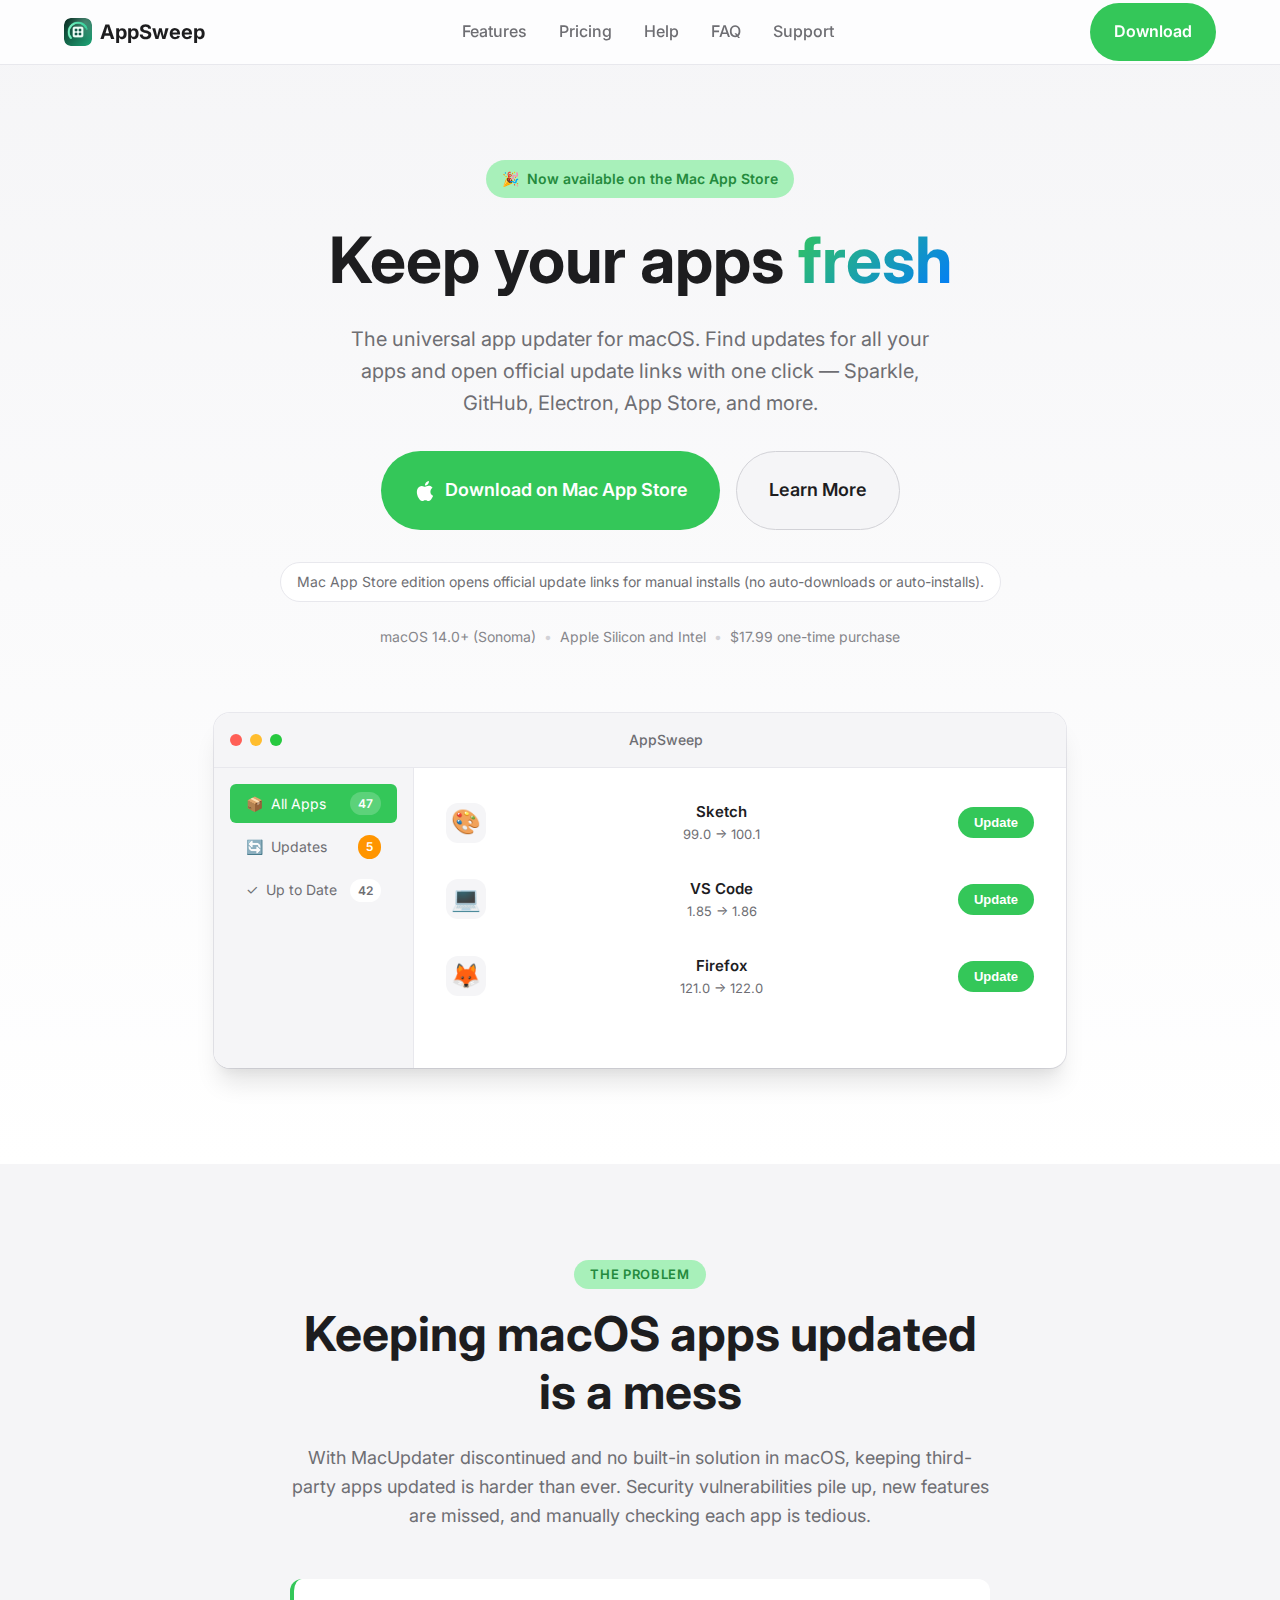
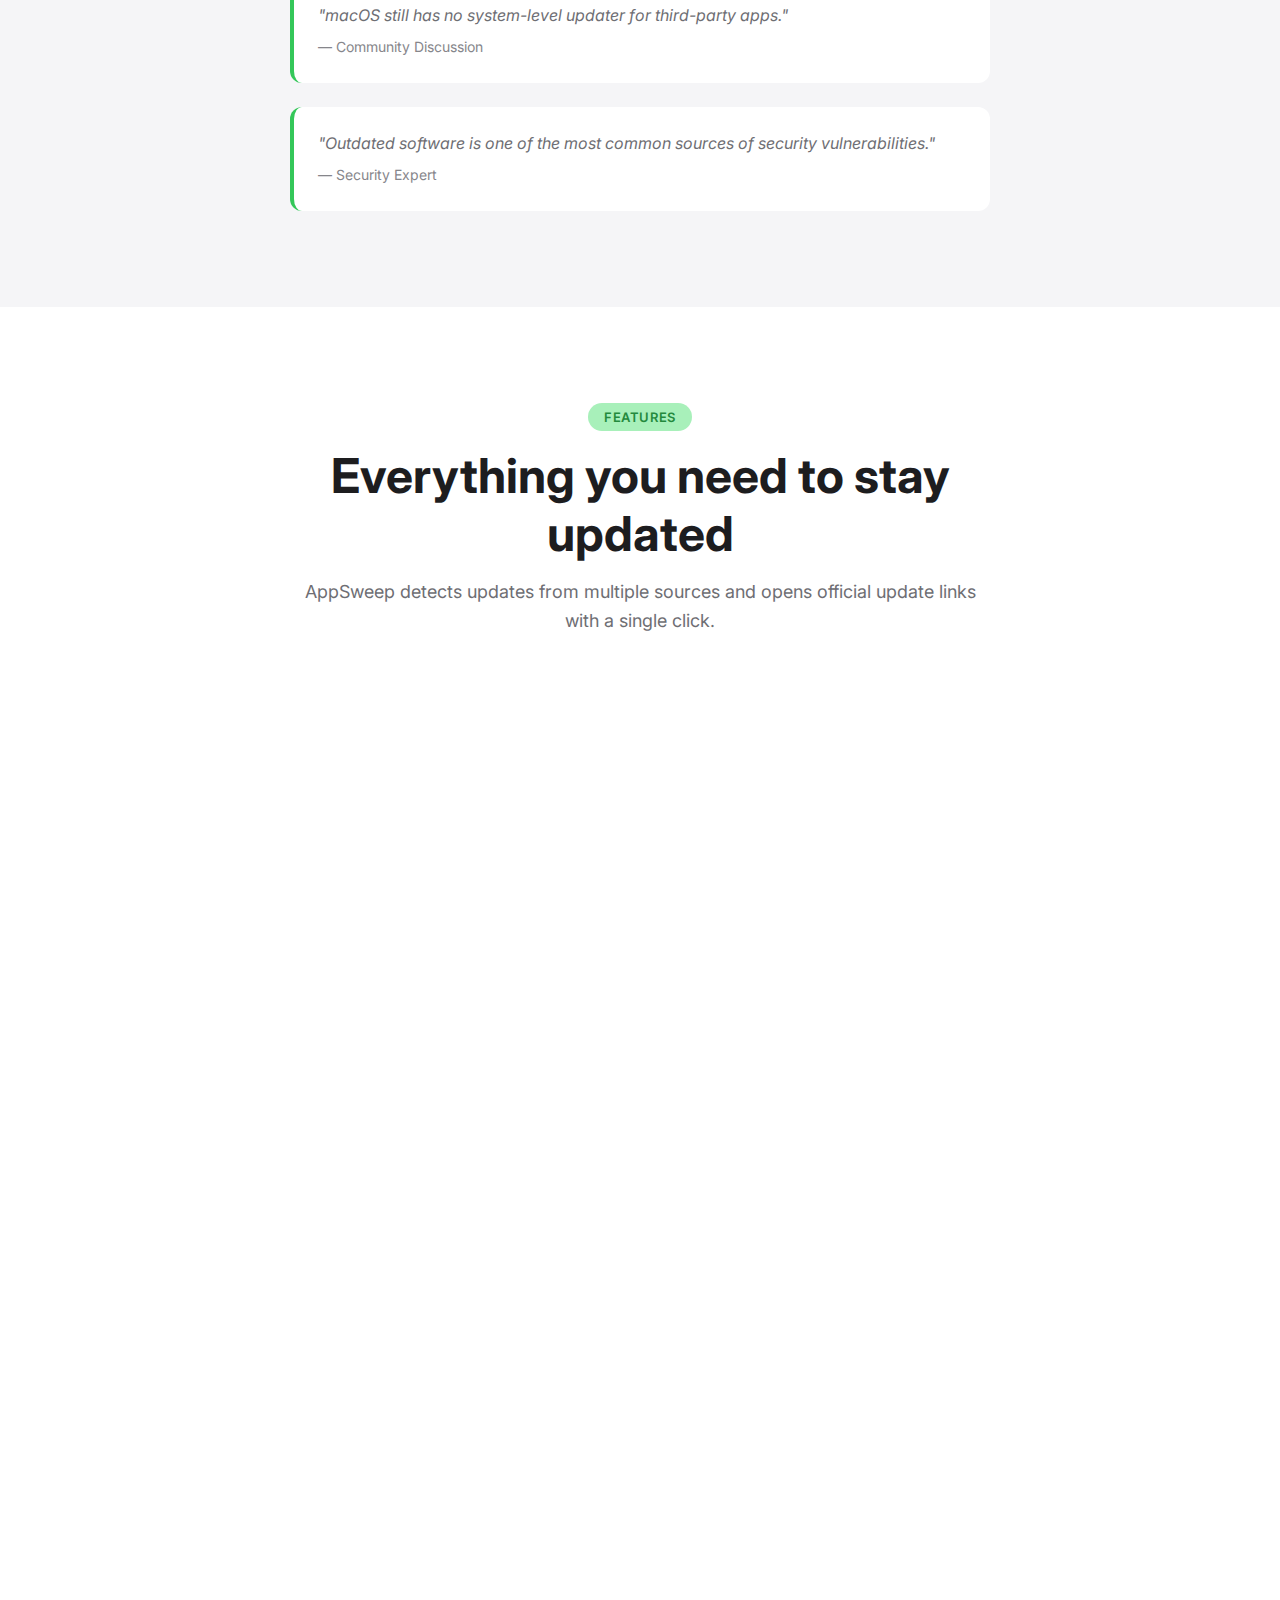
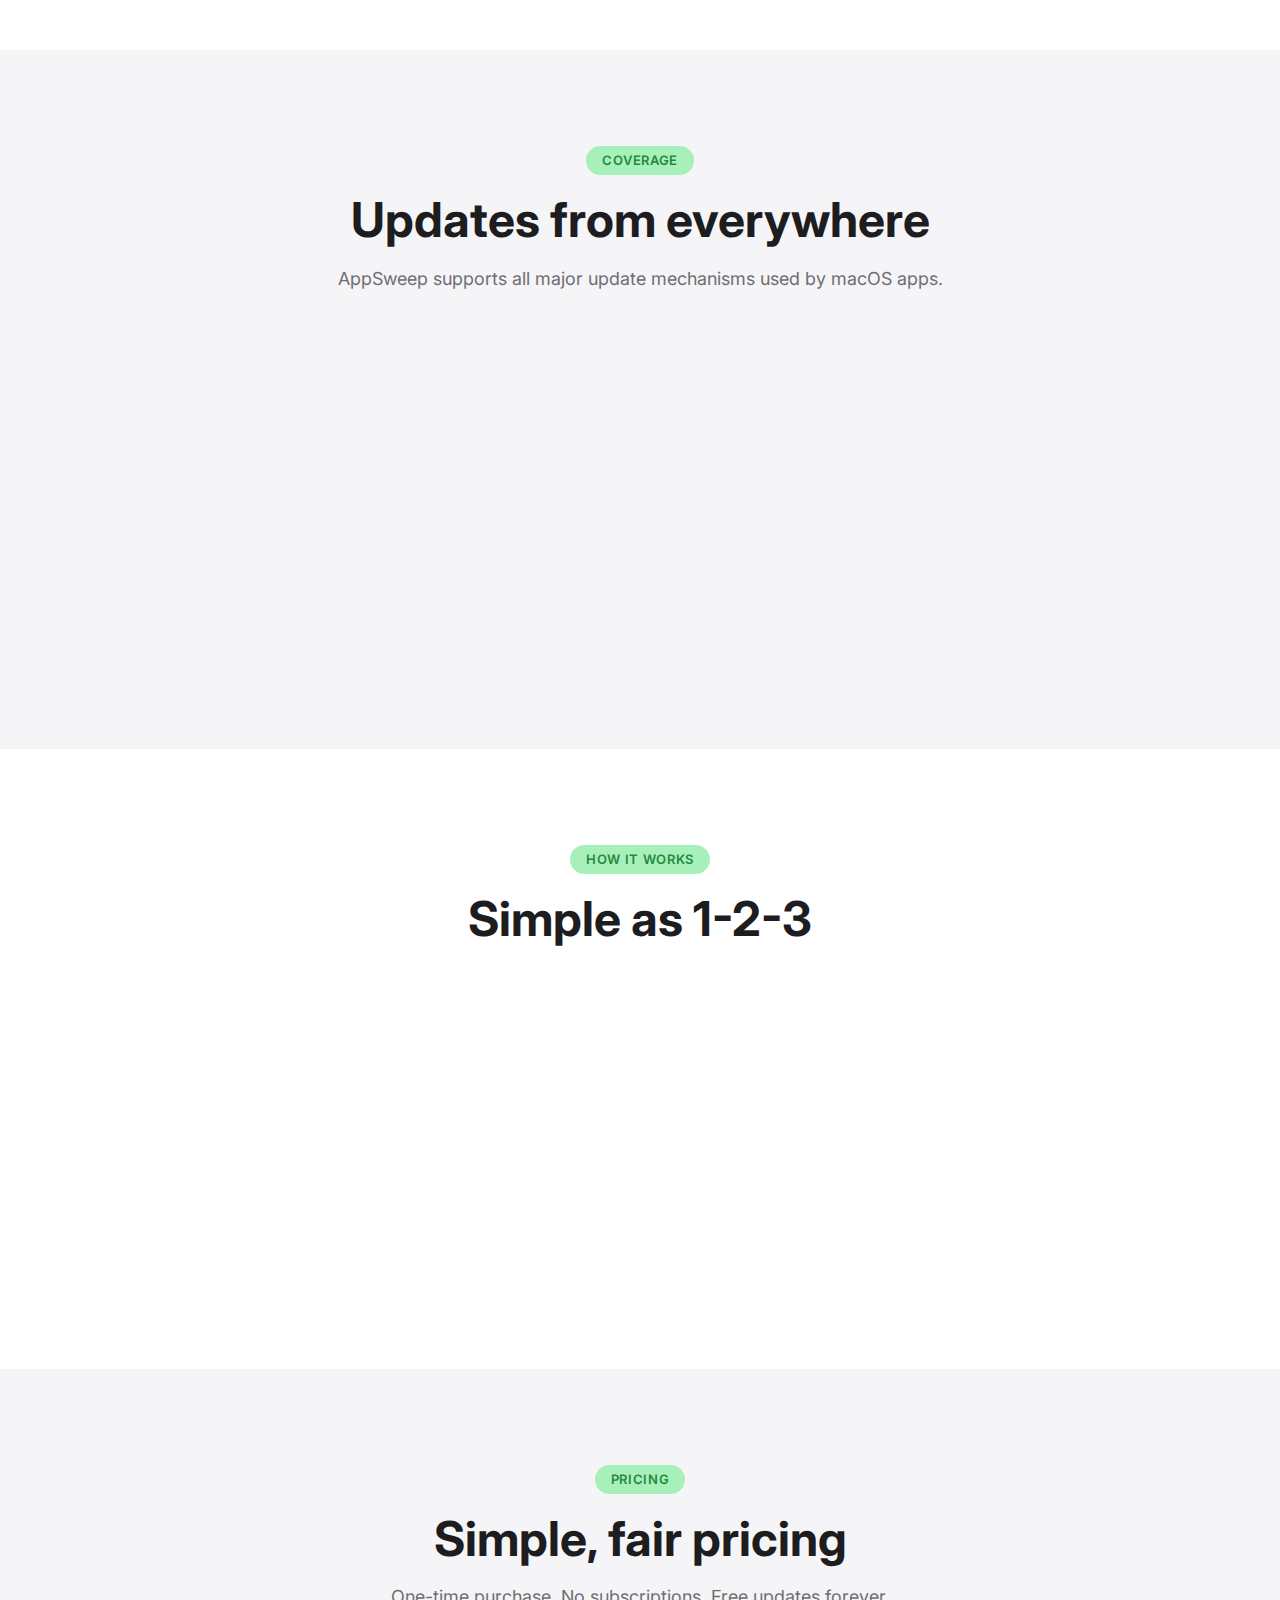
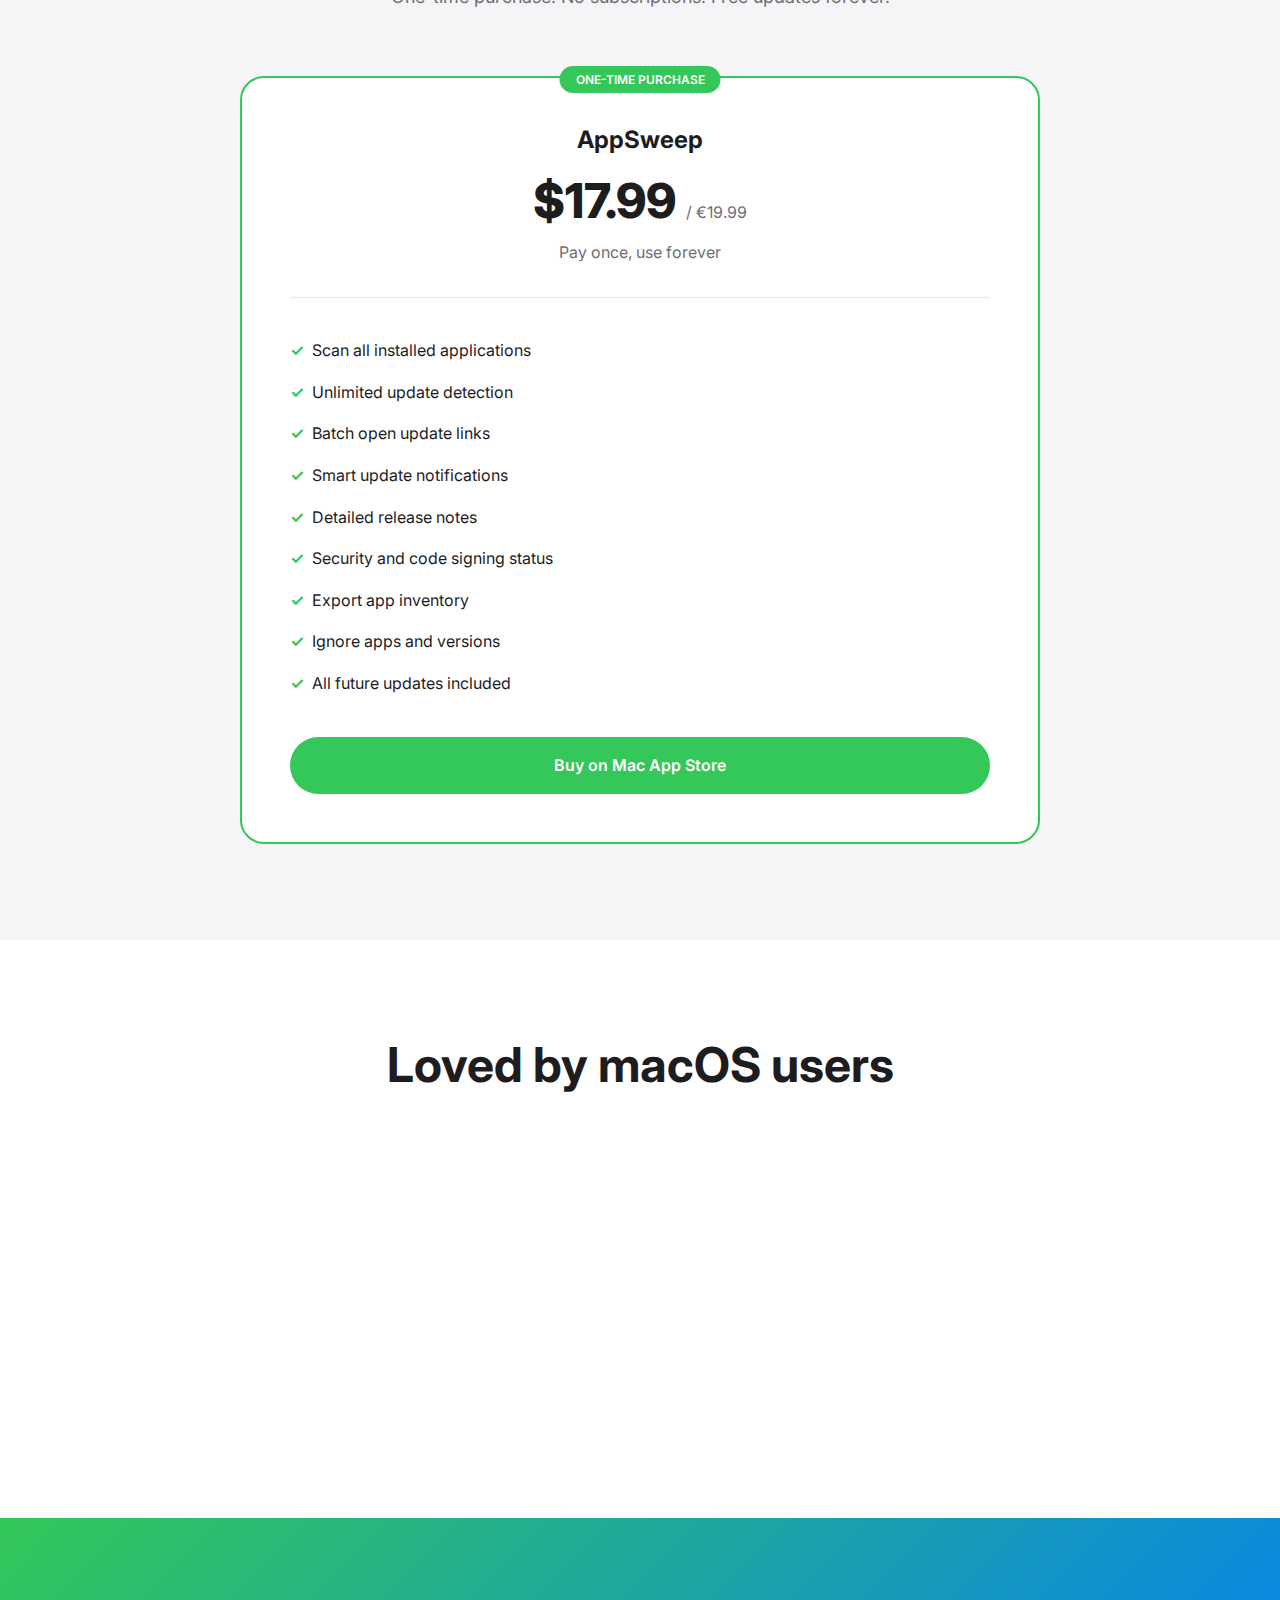
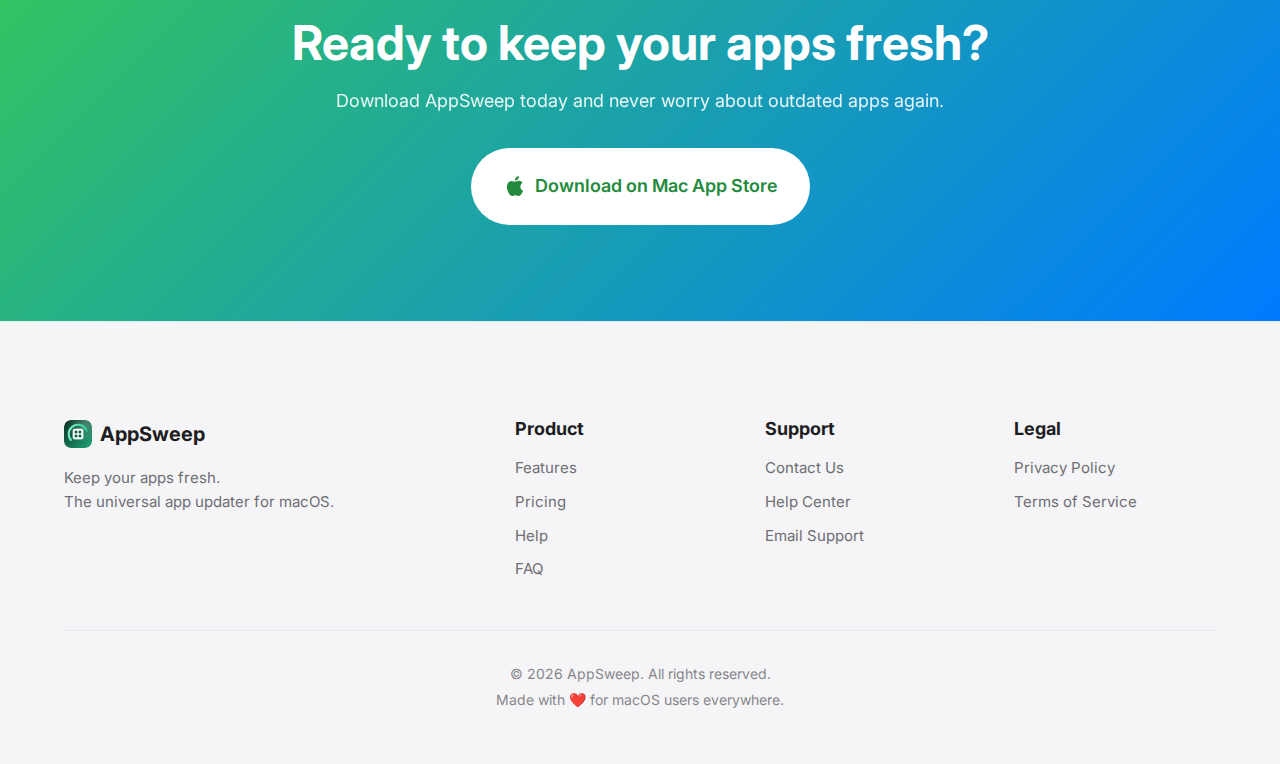
<file: index.html>
<!DOCTYPE html>
<html lang="en">
<head>
    <meta charset="UTF-8">
    <meta name="viewport" content="width=device-width, initial-scale=1.0">
    <meta name="description" content="AppSweep - Keep your apps fresh. The universal app updater for macOS. Find updates and open official update links with one click.">
    <meta name="keywords" content="macOS, app updater, Mac apps, software updates, Sparkle, GitHub releases, App Store">
    <meta name="author" content="AppSweep">
    <!-- Open Graph -->
    <meta property="og:title" content="AppSweep - Universal App Updater for macOS">
    <meta property="og:description" content="AppSweep - Keep your apps fresh. The universal app updater for macOS. Find updates and open official update links with one click.">
    <meta property="og:image" content="https://pinkysworld.github.io/AppSweep/images/og-image.png">
    <meta property="og:url" content="https://pinkysworld.github.io/AppSweep/">
    <meta property="og:type" content="website">
    <meta property="og:site_name" content="AppSweep">
    
    <!-- Twitter Card -->
    <meta name="twitter:card" content="summary_large_image">
    <meta name="twitter:title" content="AppSweep - Universal App Updater for macOS">
    <meta name="twitter:description" content="AppSweep - Keep your apps fresh. The universal app updater for macOS. Find updates and open official update links with one click.">
    <meta name="twitter:image" content="https://pinkysworld.github.io/AppSweep/images/og-image.png">

    <title>AppSweep - Universal App Updater for macOS</title>
    
    <link rel="preconnect" href="https://fonts.googleapis.com">
    <link rel="preconnect" href="https://fonts.gstatic.com" crossorigin>
    <link href="https://fonts.googleapis.com/css2?family=Inter:wght@300;400;500;600;700;800&display=swap" rel="stylesheet">
    <link rel="stylesheet" href="css/style.css">
    <link rel="apple-touch-icon" sizes="180x180" href="images/favicon.png">
    <link rel="icon" type="image/png" href="images/favicon.png">
</head>
<body>
    <!-- Navigation -->
    <nav class="navbar">
        <div class="container nav-container">
            <a href="index.html" class="logo">
                <img class="logo-icon" src="images/favicon.png" alt="AppSweep icon">
                <span class="logo-text">AppSweep</span>
            </a>
            <ul class="nav-links">
                <li><a href="#features">Features</a></li>
                <li><a href="#pricing">Pricing</a></li>
                <li><a href="help.html">Help</a></li>
                <li><a href="faq.html">FAQ</a></li>
                <li><a href="support.html">Support</a></li>
            </ul>
            <a href="https://apps.apple.com/app/appsweep" class="btn btn-primary">Download</a>
            <button class="mobile-menu-btn" aria-label="Toggle menu">
                <span></span>
                <span></span>
                <span></span>
            </button>
        </div>
    </nav>

    <!-- Hero Section -->
    <section class="hero">
        <div class="container hero-content">
            <div class="hero-badge">
                <span>🎉</span> Now available on the Mac App Store
            </div>
            <h1>Keep your apps <span class="gradient-text">fresh</span></h1>
            <p class="hero-subtitle">The universal app updater for macOS. Find updates for all your apps and open official update links with one click — Sparkle, GitHub, Electron, App Store, and more.</p>
            <div class="hero-buttons">
                <a href="https://apps.apple.com/app/appsweep" class="btn btn-primary btn-large">
                    <svg width="24" height="24" viewBox="0 0 24 24" fill="currentColor">
                        <path d="M18.71 19.5C17.88 20.74 17 21.95 15.66 21.97C14.32 22 13.89 21.18 12.37 21.18C10.84 21.18 10.37 21.95 9.09997 22C7.78997 22.05 6.79997 20.68 5.95997 19.47C4.24997 16.97 2.93997 12.45 4.69997 9.39C5.56997 7.87 7.12997 6.91 8.81997 6.88C10.1 6.86 11.32 7.75 12.11 7.75C12.89 7.75 14.37 6.68 15.92 6.84C16.57 6.87 18.39 7.1 19.56 8.82C19.47 8.88 17.39 10.1 17.41 12.63C17.44 15.65 20.06 16.66 20.09 16.67C20.06 16.74 19.67 18.11 18.71 19.5ZM13 3.5C13.73 2.67 14.94 2.04 15.94 2C16.07 3.17 15.6 4.35 14.9 5.19C14.21 6.04 13.07 6.7 11.95 6.61C11.8 5.46 12.36 4.26 13 3.5Z"/>
                    </svg>
                    Download on Mac App Store
                </a>
                <a href="#features" class="btn btn-secondary btn-large">Learn More</a>
            </div>
            <div class="hero-note">
                Mac App Store edition opens official update links for manual installs (no auto-downloads or auto-installs).
            </div>
            <div class="hero-meta">
                <span>macOS 14.0+ (Sonoma)</span>
                <span class="separator">•</span>
                <span>Apple Silicon and Intel</span>
                <span class="separator">•</span>
                <span>$17.99 one-time purchase</span>
            </div>
        </div>
        <div class="hero-image">
            <div class="app-window">
                <div class="window-header">
                    <div class="window-buttons">
                        <span class="btn-close"></span>
                        <span class="btn-minimize"></span>
                        <span class="btn-maximize"></span>
                    </div>
                    <span class="window-title">AppSweep</span>
                </div>
                <div class="window-content">
                    <div class="sidebar-mock">
                        <div class="sidebar-item active">
                            <span>📦</span> All Apps
                            <span class="badge">47</span>
                        </div>
                        <div class="sidebar-item update">
                            <span>🔄</span> Updates
                            <span class="badge orange">5</span>
                        </div>
                        <div class="sidebar-item">
                            <span>✓</span> Up to Date
                            <span class="badge">42</span>
                        </div>
                    </div>
                    <div class="content-mock">
                        <div class="app-row">
                            <div class="app-icon">🎨</div>
                            <div class="app-info">
                                <span class="app-name">Sketch</span>
                                <span class="app-version">99.0 → 100.1</span>
                            </div>
                            <button class="update-btn">Update</button>
                        </div>
                        <div class="app-row">
                            <div class="app-icon">💻</div>
                            <div class="app-info">
                                <span class="app-name">VS Code</span>
                                <span class="app-version">1.85 → 1.86</span>
                            </div>
                            <button class="update-btn">Update</button>
                        </div>
                        <div class="app-row">
                            <div class="app-icon">🦊</div>
                            <div class="app-info">
                                <span class="app-name">Firefox</span>
                                <span class="app-version">121.0 → 122.0</span>
                            </div>
                            <button class="update-btn">Update</button>
                        </div>
                    </div>
                </div>
            </div>
        </div>
    </section>

    <!-- Problem Section -->
    <section class="problem-section">
        <div class="container">
            <div class="problem-content">
                <span class="section-badge">The Problem</span>
                <h2>Keeping macOS apps updated is a mess</h2>
                <p>With MacUpdater discontinued and no built-in solution in macOS, keeping third-party apps updated is harder than ever. Security vulnerabilities pile up, new features are missed, and manually checking each app is tedious.</p>
                <div class="problem-quotes">
                    <blockquote>
                        "macOS still has no system-level updater for third-party apps."
                        <cite>— Community Discussion</cite>
                    </blockquote>
                    <blockquote>
                        "Outdated software is one of the most common sources of security vulnerabilities."
                        <cite>— Security Expert</cite>
                    </blockquote>
                </div>
            </div>
        </div>
    </section>

    <!-- Features Section -->
    <section id="features" class="features-section">
        <div class="container">
            <div class="section-header">
                <span class="section-badge">Features</span>
                <h2>Everything you need to stay updated</h2>
                <p>AppSweep detects updates from multiple sources and opens official update links with a single click.</p>
            </div>
            
            <div class="features-grid">
                <div class="feature-card">
                    <div class="feature-icon">🔍</div>
                    <h3>Universal Detection</h3>
                    <p>Automatically detects updates from Sparkle feeds, GitHub Releases, Electron apps, App Store, and our crowdsourced database.</p>
                </div>
                
                <div class="feature-card">
                    <div class="feature-icon">⚡</div>
                    <h3>One-Click Update Links</h3>
                    <p>Open official update pages for individual apps or batch open them all at once. No more hunting for download links.</p>
                </div>
                
                <div class="feature-card">
                    <div class="feature-icon">🔔</div>
                    <h3>Smart Notifications</h3>
                    <p>Get notified when updates are available and choose digest summaries to reduce notification fatigue.</p>
                </div>
                
                <div class="feature-card">
                    <div class="feature-icon">🔒</div>
                    <h3>Privacy First</h3>
                    <p>All scans happen locally on your computer. No registration required. No usage tracking. Database queries are anonymized.</p>
                </div>
                
                <div class="feature-card">
                    <div class="feature-icon">🛡️</div>
                    <h3>Security Status</h3>
                    <p>View code signing and notarization status for all apps. Identify potential security risks at a glance.</p>
                </div>
                
                <div class="feature-card">
                    <div class="feature-icon">📋</div>
                    <h3>Release Notes</h3>
                    <p>Read what changed before updating. See detailed changelogs and decide which updates matter to you.</p>
                </div>
                
                <div class="feature-card">
                    <div class="feature-icon">⏰</div>
                    <h3>Manual Control</h3>
                    <p>The Mac App Store edition opens official update links so you stay in control of when and how updates are installed.</p>
                </div>
                
                <div class="feature-card">
                    <div class="feature-icon">📊</div>
                    <h3>App Inventory Export</h3>
                    <p>Export a complete list of all installed apps with versions. Perfect for documentation or IT compliance.</p>
                </div>
                
                <div class="feature-card">
                    <div class="feature-icon">🎛️</div>
                    <h3>Flexible Ignore Options</h3>
                    <p>Skip specific apps or versions. Perfect for avoiding breaking changes or staying on LTS versions.</p>
                </div>
            </div>
        </div>
    </section>

    <!-- Update Sources Section -->
    <section class="sources-section">
        <div class="container">
            <div class="section-header">
                <span class="section-badge">Coverage</span>
                <h2>Updates from everywhere</h2>
                <p>AppSweep supports all major update mechanisms used by macOS apps.</p>
            </div>
            
            <div class="sources-grid">
                <div class="source-card">
                    <div class="source-icon sparkle">✨</div>
                    <h3>Sparkle</h3>
                    <p>The most popular update framework for macOS apps. Used by thousands of indie apps.</p>
                </div>
                
                <div class="source-card">
                    <div class="source-icon github">
                        <svg viewBox="0 0 24 24" fill="currentColor">
                            <path d="M12 0C5.37 0 0 5.37 0 12c0 5.31 3.435 9.795 8.205 11.385.6.105.825-.255.825-.57 0-.285-.015-1.23-.015-2.235-3.015.555-3.795-.735-4.035-1.41-.135-.345-.72-1.41-1.23-1.695-.42-.225-1.02-.78-.015-.795.945-.015 1.62.87 1.845 1.23 1.08 1.815 2.805 1.305 3.495.99.105-.78.42-1.305.765-1.605-2.67-.3-5.46-1.335-5.46-5.925 0-1.305.465-2.385 1.23-3.225-.12-.3-.54-1.53.12-3.18 0 0 1.005-.315 3.3 1.23.96-.27 1.98-.405 3-.405s2.04.135 3 .405c2.295-1.56 3.3-1.23 3.3-1.23.66 1.65.24 2.88.12 3.18.765.84 1.23 1.905 1.23 3.225 0 4.605-2.805 5.625-5.475 5.925.435.375.81 1.095.81 2.22 0 1.605-.015 2.895-.015 3.3 0 .315.225.69.825.57A12.02 12.02 0 0024 12c0-6.63-5.37-12-12-12z"/>
                        </svg>
                    </div>
                    <h3>GitHub Releases</h3>
                    <p>Automatic detection of new releases for apps hosted on GitHub.</p>
                </div>
                
                <div class="source-card">
                    <div class="source-icon electron">⚛️</div>
                    <h3>Electron Apps</h3>
                    <p>VS Code, Slack, Discord, and other Electron-based apps are fully supported.</p>
                </div>
                
                <div class="source-card">
                    <div class="source-icon appstore">
                        <svg viewBox="0 0 24 24" fill="currentColor">
                            <path d="M18.71 19.5C17.88 20.74 17 21.95 15.66 21.97C14.32 22 13.89 21.18 12.37 21.18C10.84 21.18 10.37 21.95 9.09997 22C7.78997 22.05 6.79997 20.68 5.95997 19.47C4.24997 16.97 2.93997 12.45 4.69997 9.39C5.56997 7.87 7.12997 6.91 8.81997 6.88C10.1 6.86 11.32 7.75 12.11 7.75C12.89 7.75 14.37 6.68 15.92 6.84C16.57 6.87 18.39 7.1 19.56 8.82C19.47 8.88 17.39 10.1 17.41 12.63C17.44 15.65 20.06 16.66 20.09 16.67C20.06 16.74 19.67 18.11 18.71 19.5Z"/>
                        </svg>
                    </div>
                    <h3>Mac App Store</h3>
                    <p>See pending App Store updates alongside your other apps.</p>
                </div>
                
                <div class="source-card">
                    <div class="source-icon crowdsourced">👥</div>
                    <h3>Crowdsourced</h3>
                    <p>Our community-maintained database covers apps without automatic update mechanisms.</p>
                </div>
            </div>
        </div>
    </section>

    <!-- How It Works Section -->
    <section class="how-it-works-section">
        <div class="container">
            <div class="section-header">
                <span class="section-badge">How It Works</span>
                <h2>Simple as 1-2-3</h2>
            </div>
            
            <div class="steps-grid">
                <div class="step-card">
                    <div class="step-number">1</div>
                    <h3>Grant Access</h3>
                    <p>Select your Applications folder. AppSweep uses secure, sandboxed access — your data stays private.</p>
                </div>
                
                <div class="step-card">
                    <div class="step-number">2</div>
                    <h3>Scan Apps</h3>
                    <p>AppSweep analyzes all installed apps and checks multiple sources for available updates.</p>
                </div>
                
                <div class="step-card">
                    <div class="step-number">3</div>
                    <h3>Update All</h3>
                    <p>Review changes and open official update links with a single click. Install manually from the source you trust.</p>
                </div>
            </div>
        </div>
    </section>

    <!-- Pricing Section -->
    <section id="pricing" class="pricing-section">
        <div class="container">
            <div class="section-header">
                <span class="section-badge">Pricing</span>
                <h2>Simple, fair pricing</h2>
                <p>One-time purchase. No subscriptions. Free updates forever.</p>
            </div>
            
            <div class="pricing-cards single-card">
                <div class="pricing-card featured">
                    <div class="featured-badge">One-Time Purchase</div>
                    <div class="pricing-header">
                        <h3>AppSweep</h3>
                        <div class="price">$17.99 <span class="price-note">/ €19.99</span></div>
                        <p>Pay once, use forever</p>
                    </div>
                    <ul class="pricing-features">
                        <li><span class="check">✓</span> Scan all installed applications</li>
                        <li><span class="check">✓</span> Unlimited update detection</li>
                        <li><span class="check">✓</span> Batch open update links</li>
                        <li><span class="check">✓</span> Smart update notifications</li>
                        <li><span class="check">✓</span> Detailed release notes</li>
                        <li><span class="check">✓</span> Security and code signing status</li>
                        <li><span class="check">✓</span> Export app inventory</li>
                        <li><span class="check">✓</span> Ignore apps and versions</li>
                        <li><span class="check">✓</span> All future updates included</li>
                    </ul>
                    <a href="https://apps.apple.com/app/appsweep" class="btn btn-primary">Buy on Mac App Store</a>
                </div>
            </div>
        </div>
    </section>

    <!-- Testimonials Section -->
    <section class="testimonials-section">
        <div class="container">
            <div class="section-header">
                <h2>Loved by macOS users</h2>
            </div>
            
            <div class="testimonials-grid">
                <div class="testimonial-card">
                    <div class="stars">★★★★★</div>
                    <p>"Finally, a proper replacement for MacUpdater! AppSweep just works and the interface is beautiful."</p>
                    <div class="testimonial-author">
                        <strong>Alex M.</strong>
                        <span>Developer</span>
                    </div>
                </div>
                
                <div class="testimonial-card">
                    <div class="stars">★★★★★</div>
                    <p>"I manage 5 Macs and AppSweep saves me hours every week. The batch update feature is a lifesaver."</p>
                    <div class="testimonial-author">
                        <strong>Sarah K.</strong>
                        <span>IT Admin</span>
                    </div>
                </div>
                
                <div class="testimonial-card">
                    <div class="stars">★★★★★</div>
                    <p>"No Homebrew required! This is exactly what I needed. Simple, native, and effective."</p>
                    <div class="testimonial-author">
                        <strong>Michael R.</strong>
                        <span>Designer</span>
                    </div>
                </div>
            </div>
        </div>
    </section>

    <!-- CTA Section -->
    <section class="cta-section">
        <div class="container">
            <h2>Ready to keep your apps fresh?</h2>
            <p>Download AppSweep today and never worry about outdated apps again.</p>
            <a href="https://apps.apple.com/app/appsweep" class="btn btn-primary btn-large">
                <svg width="24" height="24" viewBox="0 0 24 24" fill="currentColor">
                    <path d="M18.71 19.5C17.88 20.74 17 21.95 15.66 21.97C14.32 22 13.89 21.18 12.37 21.18C10.84 21.18 10.37 21.95 9.09997 22C7.78997 22.05 6.79997 20.68 5.95997 19.47C4.24997 16.97 2.93997 12.45 4.69997 9.39C5.56997 7.87 7.12997 6.91 8.81997 6.88C10.1 6.86 11.32 7.75 12.11 7.75C12.89 7.75 14.37 6.68 15.92 6.84C16.57 6.87 18.39 7.1 19.56 8.82C19.47 8.88 17.39 10.1 17.41 12.63C17.44 15.65 20.06 16.66 20.09 16.67C20.06 16.74 19.67 18.11 18.71 19.5ZM13 3.5C13.73 2.67 14.94 2.04 15.94 2C16.07 3.17 15.6 4.35 14.9 5.19C14.21 6.04 13.07 6.7 11.95 6.61C11.8 5.46 12.36 4.26 13 3.5Z"/>
                </svg>
                Download on Mac App Store
            </a>
        </div>
    </section>

    <!-- Footer -->
    <footer class="footer">
        <div class="container">
            <div class="footer-grid">
                <div class="footer-brand">
                    <a href="index.html" class="logo">
                        <img class="logo-icon" src="images/favicon.png" alt="AppSweep icon">
                        <span class="logo-text">AppSweep</span>
                    </a>
                    <p>Keep your apps fresh.<br>The universal app updater for macOS.</p>
                </div>
                
                <div class="footer-links">
                    <h4>Product</h4>
                    <ul>
                        <li><a href="#features">Features</a></li>
                        <li><a href="#pricing">Pricing</a></li>
                        <li><a href="help.html">Help</a></li>
                        <li><a href="faq.html">FAQ</a></li>
                    </ul>
                </div>
                
                <div class="footer-links">
                    <h4>Support</h4>
                    <ul>
                        <li><a href="support.html">Contact Us</a></li>
                        <li><a href="help.html">Help Center</a></li>
                        <li><a href="mailto:mip@gmx.biz">Email Support</a></li>
                    </ul>
                </div>
                
                <div class="footer-links">
                    <h4>Legal</h4>
                    <ul>
                        <li><a href="privacy.html">Privacy Policy</a></li>
                        <li><a href="terms.html">Terms of Service</a></li>
                    </ul>
                </div>
            </div>
            
            <div class="footer-bottom">
                <p>© 2026 AppSweep. All rights reserved.</p>
                <p>Made with ❤️ for macOS users everywhere.</p>
            </div>
        </div>
    </footer>

    <script src="js/main.js"></script>
</body>
</html>
</file>
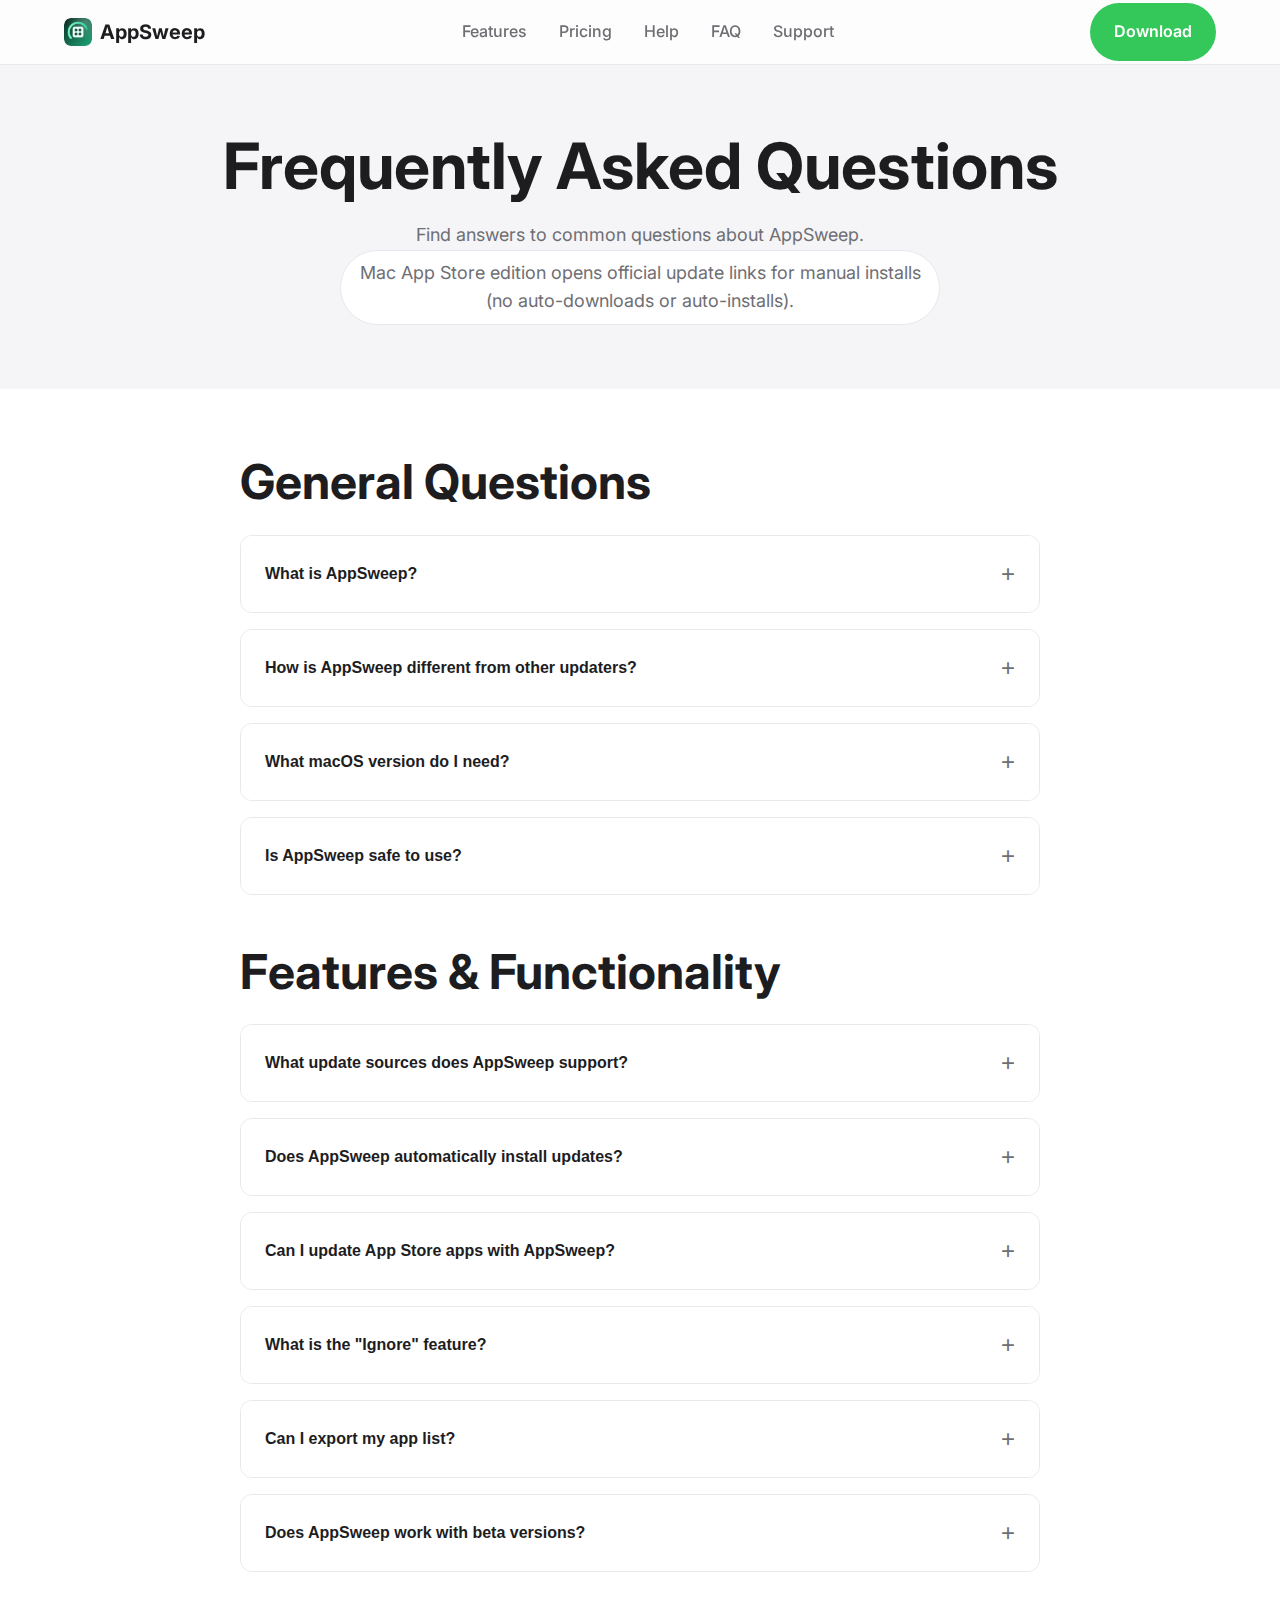
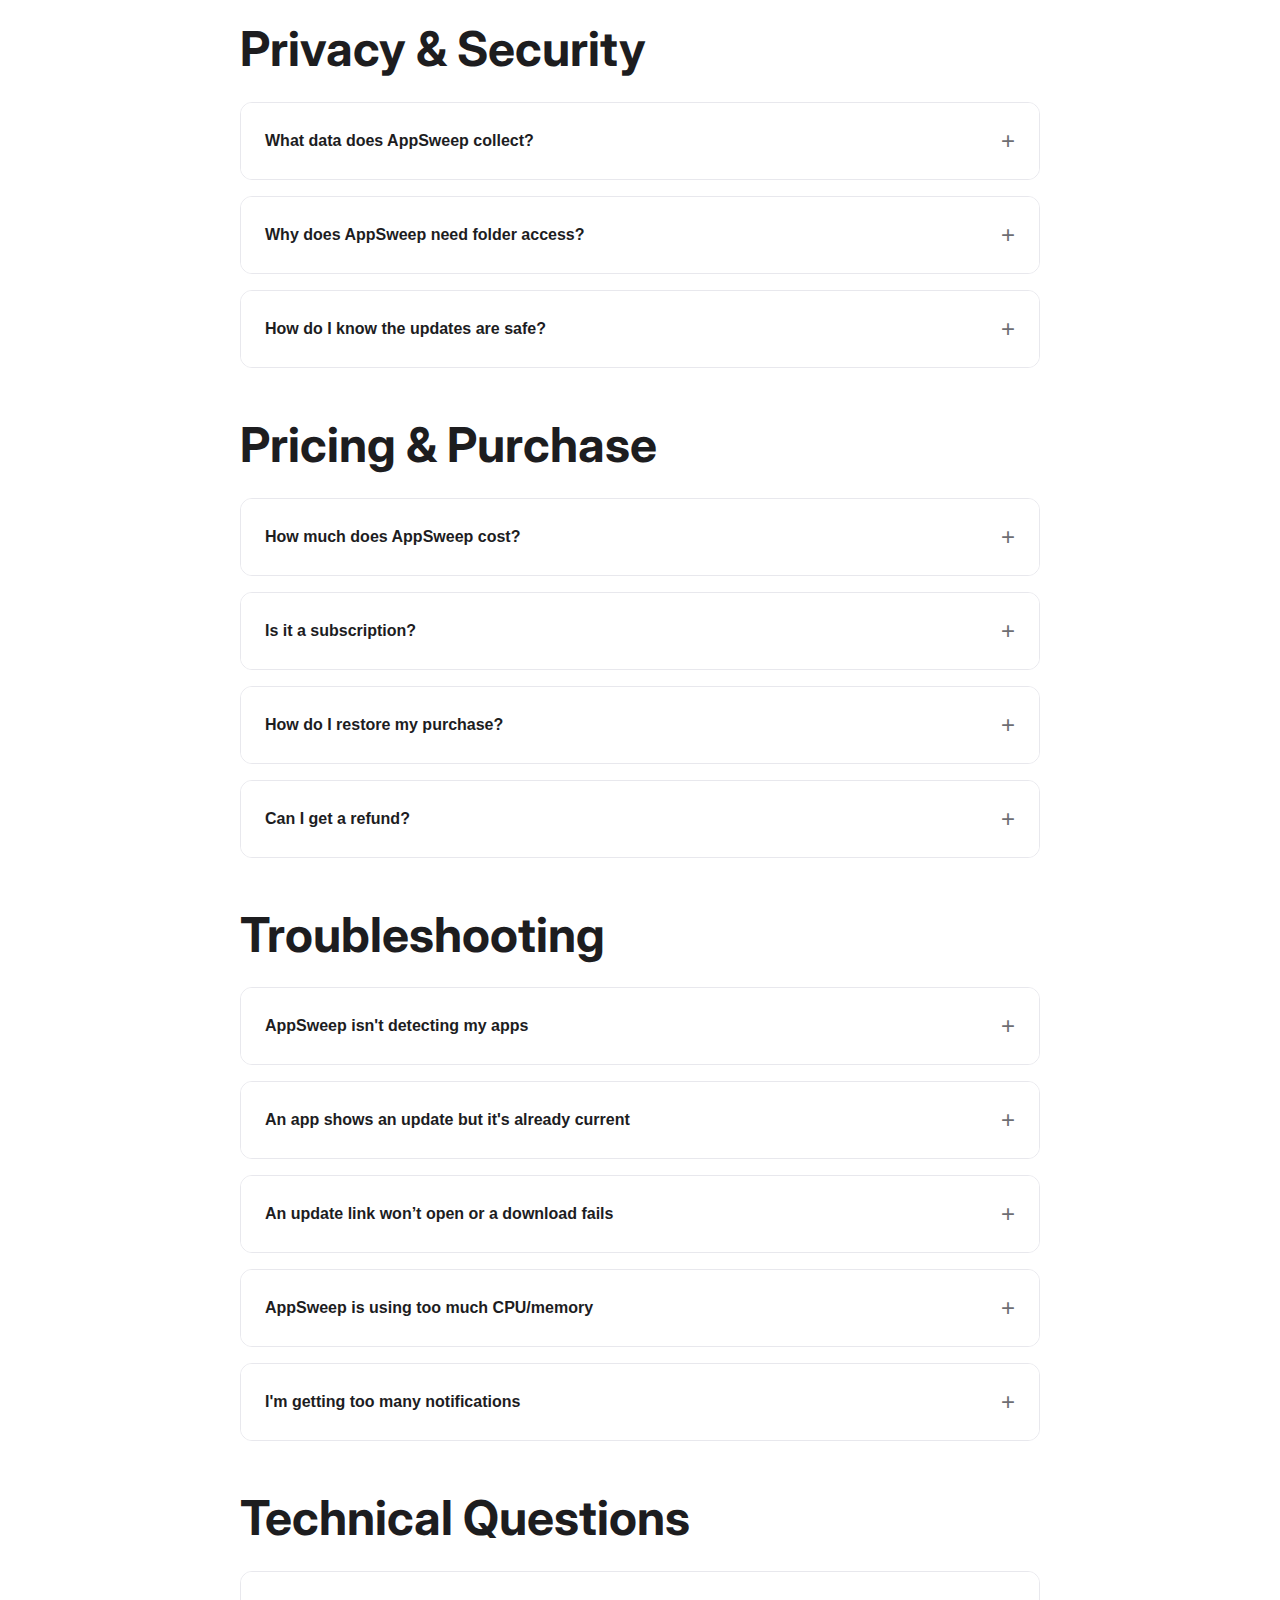
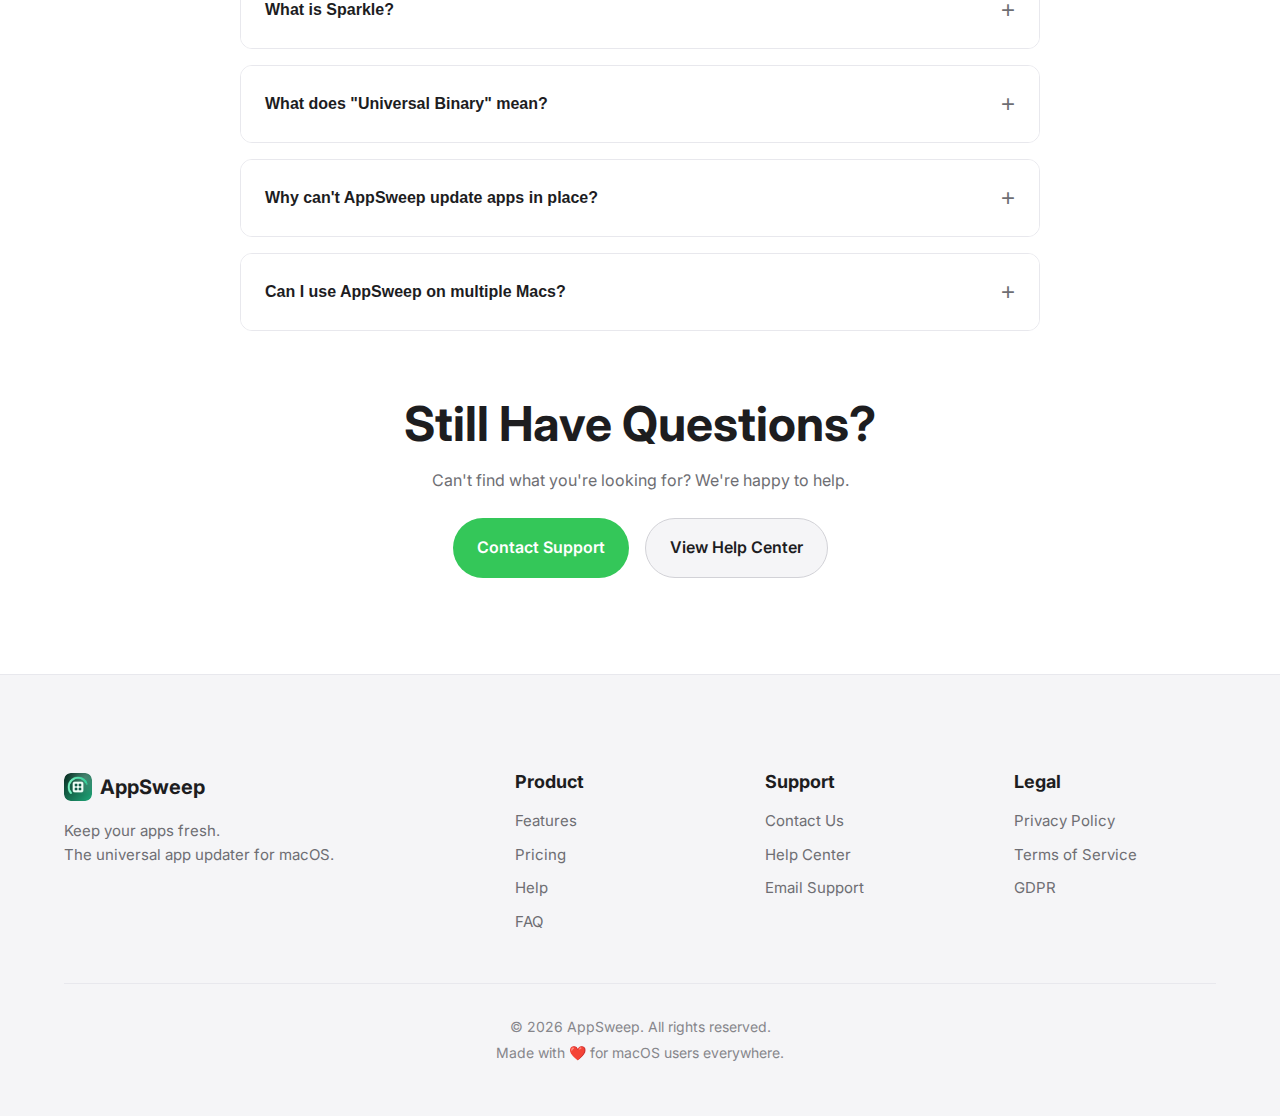
<file: faq.html>
<!DOCTYPE html>
<html lang="en">
<head>
    <meta charset="UTF-8">
    <meta name="viewport" content="width=device-width, initial-scale=1.0">
    <meta name="description" content="AppSweep FAQ - Frequently asked questions about the macOS app updater.">
    <!-- Open Graph -->
    <meta property="og:title" content="FAQ - AppSweep">
    <meta property="og:description" content="AppSweep FAQ - Frequently asked questions about the macOS app updater.">
    <meta property="og:image" content="https://pinkysworld.github.io/AppSweep/images/og-image.png">
    <meta property="og:url" content="https://pinkysworld.github.io/AppSweep/faq.html">
    <meta property="og:type" content="website">
    <meta property="og:site_name" content="AppSweep">
    
    <!-- Twitter Card -->
    <meta name="twitter:card" content="summary_large_image">
    <meta name="twitter:title" content="FAQ - AppSweep">
    <meta name="twitter:description" content="AppSweep FAQ - Frequently asked questions about the macOS app updater.">
    <meta name="twitter:image" content="https://pinkysworld.github.io/AppSweep/images/og-image.png">

    <title>FAQ - AppSweep</title>
    
    <link rel="preconnect" href="https://fonts.googleapis.com">
    <link rel="preconnect" href="https://fonts.gstatic.com" crossorigin>
    <link href="https://fonts.googleapis.com/css2?family=Inter:wght@300;400;500;600;700;800&display=swap" rel="stylesheet">
    <link rel="stylesheet" href="css/style.css">
    <link rel="apple-touch-icon" sizes="180x180" href="images/favicon.png">
    <link rel="icon" type="image/png" href="images/favicon.png">
</head>
<body>
    <!-- Navigation -->
    <nav class="navbar">
        <div class="container nav-container">
            <a href="index.html" class="logo">
                <img class="logo-icon" src="images/favicon.png" alt="AppSweep icon">
                <span class="logo-text">AppSweep</span>
            </a>
            <ul class="nav-links">
                <li><a href="index.html#features">Features</a></li>
                <li><a href="index.html#pricing">Pricing</a></li>
                <li><a href="help.html">Help</a></li>
                <li><a href="faq.html" class="active">FAQ</a></li>
                <li><a href="support.html">Support</a></li>
            </ul>
            <a href="https://apps.apple.com/app/appsweep" class="btn btn-primary">Download</a>
            <button class="mobile-menu-btn" aria-label="Toggle menu">
                <span></span>
                <span></span>
                <span></span>
            </button>
        </div>
    </nav>

    <!-- Page Header -->
    <section class="page-header">
        <div class="container">
            <h1>Frequently Asked Questions</h1>
            <p>Find answers to common questions about AppSweep.</p>
            <p class="page-note">Mac App Store edition opens official update links for manual installs (no auto-downloads or auto-installs).</p>
        </div>
    </section>

    <!-- FAQ Content -->
    <section class="page-content">
        <div class="container">
            <div class="faq-list">
                
                <!-- General Questions -->
                <div class="faq-category">
                    <h2>General Questions</h2>
                    
                    <div class="faq-item">
                        <button class="faq-question">What is AppSweep?</button>
                        <div class="faq-answer">
                            <div class="faq-answer-content">
                                <p>AppSweep is a universal app updater for macOS that helps you keep all your applications up to date. It scans your Applications folder, detects installed apps, and checks multiple sources (Sparkle feeds, GitHub Releases, Electron update mechanisms, and the Mac App Store) for available updates.</p>
                                <p>With AppSweep, you can open official update links for all your apps with a single click instead of manually hunting for download pages.</p>
                            </div>
                        </div>
                    </div>
                    
                    <div class="faq-item">
                        <button class="faq-question">How is AppSweep different from other updaters?</button>
                        <div class="faq-answer">
                            <div class="faq-answer-content">
                                <p>AppSweep stands out in several ways:</p>
                                <ul>
                                    <li><strong>No Homebrew required:</strong> Unlike some alternatives, AppSweep works standalone without requiring command-line tools.</li>
                                    <li><strong>Mac App Store compatible:</strong> AppSweep is fully sandboxed and available on the Mac App Store.</li>
                                    <li><strong>Multiple update sources:</strong> We support Sparkle, GitHub, Electron, App Store, and our crowdsourced database.</li>
                                    <li><strong>Privacy-focused:</strong> All scanning happens locally, and we don't track your usage.</li>
                                    <li><strong>One-time purchase:</strong> No subscription fees — pay once, use forever.</li>
                                </ul>
                            </div>
                        </div>
                    </div>
                    
                    <div class="faq-item">
                        <button class="faq-question">What macOS version do I need?</button>
                        <div class="faq-answer">
                            <div class="faq-answer-content">
                                <p>AppSweep requires macOS 14.0 (Sonoma) or later. It's a universal app that runs natively on both Apple Silicon (M1/M2/M3) and Intel Macs.</p>
                            </div>
                        </div>
                    </div>
                    
                    <div class="faq-item">
                        <button class="faq-question">Is AppSweep safe to use?</button>
                        <div class="faq-answer">
                            <div class="faq-answer-content">
                                <p>Yes! AppSweep is designed with security in mind:</p>
                                <ul>
                                    <li><strong>Sandboxed:</strong> Runs in Apple's App Sandbox with limited system access.</li>
                                    <li><strong>Code-signed & notarized:</strong> Verified by Apple for malware-free distribution.</li>
                                    <li><strong>No admin access required:</strong> AppSweep opens official update links; you install manually.</li>
                                    <li><strong>Official sources only:</strong> Update links point to official developer sources.</li>
                                </ul>
                            </div>
                        </div>
                    </div>
                </div>

                <!-- Features & Functionality -->
                <div class="faq-category">
                    <h2>Features & Functionality</h2>
                    
                    <div class="faq-item">
                        <button class="faq-question">What update sources does AppSweep support?</button>
                        <div class="faq-answer">
                            <div class="faq-answer-content">
                                <p>AppSweep detects updates from multiple sources:</p>
                                <ul>
                                    <li><strong>Sparkle:</strong> The most common update framework for macOS apps (used by thousands of indie apps).</li>
                                    <li><strong>GitHub Releases:</strong> Apps distributed via GitHub get automatic release detection.</li>
                                    <li><strong>Electron:</strong> Popular for cross-platform apps like VS Code, Slack, Discord, etc.</li>
                                    <li><strong>Mac App Store:</strong> See pending updates alongside your other apps.</li>
                                    <li><strong>Crowdsourced Database:</strong> Community-maintained entries for apps without automatic update mechanisms.</li>
                                </ul>
                            </div>
                        </div>
                    </div>
                    
                    <div class="faq-item">
                        <button class="faq-question">Does AppSweep automatically install updates?</button>
                        <div class="faq-answer">
                            <div class="faq-answer-content">
                                <p>No. The Mac App Store edition opens official update links so you can download and install updates manually. This keeps you in control:</p>
                                <ul>
                                    <li>You decide when to download and install</li>
                                    <li>You can review release notes before updating</li>
                                    <li>You can skip versions you don’t want</li>
                                </ul>
                                <p>For Mac App Store apps, AppSweep opens the App Store to the app’s page.</p>
                            </div>
                        </div>
                    </div>
                    
                    <div class="faq-item">
                        <button class="faq-question">Can I update App Store apps with AppSweep?</button>
                        <div class="faq-answer">
                            <div class="faq-answer-content">
                                <p>AppSweep can detect pending updates for Mac App Store apps and show them in your app list. However, the actual update must be performed through the Mac App Store app, as Apple doesn't allow third-party apps to update App Store purchases.</p>
                                <p>When you click "Update" on an App Store app, AppSweep will open the App Store to the app's page.</p>
                            </div>
                        </div>
                    </div>
                    
                    <div class="faq-item">
                        <button class="faq-question">What is the "Ignore" feature?</button>
                        <div class="faq-answer">
                            <div class="faq-answer-content">
                                <p>The Ignore feature lets you exclude apps or specific versions from update notifications:</p>
                                <ul>
                                    <li><strong>Ignore App:</strong> Permanently hide an app from the update list (useful for apps you don't want to update).</li>
                                    <li><strong>Ignore Version:</strong> Skip a specific version but get notified of future updates (useful when a new version has bugs).</li>
                                </ul>
                                <p>You can manage ignored apps in Settings → Ignored Apps.</p>
                            </div>
                        </div>
                    </div>
                    
                    <div class="faq-item">
                        <button class="faq-question">Can I export my app list?</button>
                        <div class="faq-answer">
                            <div class="faq-answer-content">
                                <p>Yes! AppSweep lets you export a complete inventory of your installed apps including:</p>
                                <ul>
                                    <li>App name and bundle identifier</li>
                                    <li>Current version number</li>
                                    <li>Update source</li>
                                    <li>Architecture (Apple Silicon/Intel/Universal)</li>
                                </ul>
                                <p>Export formats include CSV and JSON. This is great for documentation, IT compliance, or migrating to a new Mac.</p>
                            </div>
                        </div>
                    </div>
                    
                    <div class="faq-item">
                        <button class="faq-question">Does AppSweep work with beta versions?</button>
                        <div class="faq-answer">
                            <div class="faq-answer-content">
                                <p>AppSweep can detect and track beta versions for apps that provide beta channels through Sparkle or GitHub. You can configure update channel preferences in Settings:</p>
                                <ul>
                                    <li><strong>Stable only:</strong> Only show production releases</li>
                                    <li><strong>Include betas:</strong> Show beta releases when available</li>
                                </ul>
                                <p>Note that not all apps provide beta channels.</p>
                            </div>
                        </div>
                    </div>
                </div>

                <!-- Privacy & Security -->
                <div class="faq-category">
                    <h2>Privacy & Security</h2>
                    
                    <div class="faq-item">
                        <button class="faq-question">What data does AppSweep collect?</button>
                        <div class="faq-answer">
                            <div class="faq-answer-content">
                                <p>AppSweep is designed with privacy as a core principle. Here's what we do and don't collect:</p>
                                <p><strong>We DO NOT collect:</strong></p>
                                <ul>
                                    <li>Personal information (name, email, etc.)</li>
                                    <li>Device identifiers</li>
                                    <li>Usage analytics or behavior tracking</li>
                                    <li>Your app list or installed software</li>
                                </ul>
                                <p><strong>Local data only:</strong></p>
                                <ul>
                                    <li>All app scanning happens locally on your computer</li>
                                    <li>Your app inventory is stored only on your device</li>
                                    <li>Network requests are limited to checking update feeds</li>
                                </ul>
                                <p>See our <a href="privacy.html">Privacy Policy</a> for complete details.</p>
                            </div>
                        </div>
                    </div>
                    
                    <div class="faq-item">
                        <button class="faq-question">Why does AppSweep need folder access?</button>
                        <div class="faq-answer">
                            <div class="faq-answer-content">
                                <p>AppSweep runs in Apple's App Sandbox, which means it can't access any files without your explicit permission. We need access to your Applications folder to:</p>
                                <ul>
                                    <li>Scan installed apps and read their version information</li>
                                    <li>Detect update mechanisms (Sparkle feeds, etc.)</li>
                                    <li>Check code signing and notarization status</li>
                                </ul>
                                <p>This permission is stored as a "security-scoped bookmark" and remembered across app launches. You can revoke access at any time in Settings.</p>
                            </div>
                        </div>
                    </div>
                    
                    <div class="faq-item">
                        <button class="faq-question">How do I know the updates are safe?</button>
                        <div class="faq-answer">
                            <div class="faq-answer-content">
                                <p>AppSweep shows security information for each update:</p>
                                <ul>
                                    <li><strong>Code Signing:</strong> Whether the app is signed by a verified developer</li>
                                    <li><strong>Notarization:</strong> Whether Apple has verified the app is free of malware</li>
                                    <li><strong>Source:</strong> Where the update link points</li>
                                </ul>
                                <p>Update links point to official sources (developer websites, GitHub, App Store) — never to AppSweep servers.</p>
                            </div>
                        </div>
                    </div>
                </div>

                <!-- Pricing & Purchase -->
                <div class="faq-category">
                    <h2>Pricing & Purchase</h2>
                    
                    <div class="faq-item">
                        <button class="faq-question">How much does AppSweep cost?</button>
                        <div class="faq-answer">
                            <div class="faq-answer-content">
                                <p>AppSweep is a one-time purchase of $17.99 (or €19.99). This includes:</p>
                                <ul>
                                    <li>Full app scanning capabilities</li>
                                    <li>Unlimited update detection</li>
                                    <li>Batch open update links</li>
                                    <li>Smart update notifications</li>
                                    <li>Detailed release notes</li>
                                    <li>App inventory export</li>
                                    <li>All future updates included</li>
                                </ul>
                                <p>No subscription fees — pay once, use forever.</p>
                            </div>
                        </div>
                    </div>
                    
                    <div class="faq-item">
                        <button class="faq-question">Is it a subscription?</button>
                        <div class="faq-answer">
                            <div class="faq-answer-content">
                                <p>No! AppSweep is a one-time purchase. Pay once, use forever. You'll also receive free updates for the lifetime of the product. No recurring fees, no annual renewals.</p>
                            </div>
                        </div>
                    </div>
                    
                    <div class="faq-item">
                        <button class="faq-question">How do I restore my purchase?</button>
                        <div class="faq-answer">
                            <div class="faq-answer-content">
                                <p>If you've purchased AppSweep and need to restore your purchase (new Mac, reinstall, etc.):</p>
                                <ol>
                                    <li>Make sure you're signed into the Mac App Store with the same Apple ID</li>
                                    <li>Open AppSweep</li>
                                    <li>Go to Settings → Purchase</li>
                                    <li>Click "Restore Purchase"</li>
                                </ol>
                                <p>Your purchase is tied to your Apple ID and can be used on all your personal Macs.</p>
                            </div>
                        </div>
                    </div>
                    
                    <div class="faq-item">
                        <button class="faq-question">Can I get a refund?</button>
                        <div class="faq-answer">
                            <div class="faq-answer-content">
                                <p>Refunds for Mac App Store purchases are handled by Apple. To request a refund:</p>
                                <ol>
                                    <li>Go to <a href="https://reportaproblem.apple.com" target="_blank">reportaproblem.apple.com</a></li>
                                    <li>Sign in with your Apple ID</li>
                                    <li>Find AppSweep in your purchase history</li>
                                    <li>Request a refund</li>
                                </ol>
                                <p>Apple typically processes refund requests within a few days.</p>
                            </div>
                        </div>
                    </div>
                </div>

                <!-- Troubleshooting -->
                <div class="faq-category">
                    <h2>Troubleshooting</h2>
                    
                    <div class="faq-item">
                        <button class="faq-question">AppSweep isn't detecting my apps</button>
                        <div class="faq-answer">
                            <div class="faq-answer-content">
                                <p>If apps aren't being detected, try these steps:</p>
                                <ol>
                                    <li><strong>Check folder access:</strong> Go to Settings → Folder Access and make sure your Applications folder is listed.</li>
                                    <li><strong>Re-grant permission:</strong> Remove and re-add the Applications folder.</li>
                                    <li><strong>Force refresh:</strong> Press ⌘R or click the refresh button to rescan.</li>
                                    <li><strong>Check app location:</strong> AppSweep only scans /Applications, not other locations.</li>
                                </ol>
                                <p>If an app still isn't detected, it might not have a supported update mechanism. You can report missing apps to us.</p>
                            </div>
                        </div>
                    </div>
                    
                    <div class="faq-item">
                        <button class="faq-question">An app shows an update but it's already current</button>
                        <div class="faq-answer">
                            <div class="faq-answer-content">
                                <p>This can happen in a few situations:</p>
                                <ul>
                                    <li><strong>Version number format:</strong> Some apps use non-standard version numbering that can confuse version comparison.</li>
                                    <li><strong>Regional versions:</strong> Some apps have different versions for different regions.</li>
                                    <li><strong>Cache issue:</strong> Try refreshing the app list.</li>
                                </ul>
                                <p>You can use the "Ignore Version" feature to hide the update if it's not relevant. Please also report these cases to us so we can improve detection.</p>
                            </div>
                        </div>
                    </div>
                    
                    <div class="faq-item">
                        <button class="faq-question">An update link won’t open or a download fails</button>
                        <div class="faq-answer">
                            <div class="faq-answer-content">
                                <p>If an update link won’t open or a download fails:</p>
                                <ul>
                                    <li><strong>Try the link again:</strong> Re-open the update link from AppSweep.</li>
                                    <li><strong>Check your connection:</strong> Make sure you have a stable internet connection.</li>
                                    <li><strong>Server issues:</strong> The developer's server might be temporarily unavailable. Try again later.</li>
                                    <li><strong>Firewall/VPN:</strong> Check if a firewall or VPN is blocking the download.</li>
                                </ul>
                                <p>If the problem persists, download directly from the app’s website.</p>
                            </div>
                        </div>
                    </div>
                    
                    <div class="faq-item">
                        <button class="faq-question">AppSweep is using too much CPU/memory</button>
                        <div class="faq-answer">
                            <div class="faq-answer-content">
                                <p>AppSweep is designed to be lightweight, but during scans it may use more resources:</p>
                                <ul>
                                    <li><strong>During initial scan:</strong> The first scan may take longer as AppSweep analyzes all your apps.</li>
                                    <li><strong>Background scanning:</strong> You can adjust the scan frequency in Settings or disable it entirely.</li>
                                    <li><strong>Many apps:</strong> If you have hundreds of apps, scans naturally take longer.</li>
                                </ul>
                                <p>If AppSweep seems to be consuming excessive resources continuously, please contact support with details.</p>
                            </div>
                        </div>
                    </div>
                    
                    <div class="faq-item">
                        <button class="faq-question">I'm getting too many notifications</button>
                        <div class="faq-answer">
                            <div class="faq-answer-content">
                                <p>You can customize notification behavior in Settings → Notifications:</p>
                                <ul>
                                    <li><strong>Disable all notifications:</strong> Turn off the main notification toggle.</li>
                                    <li><strong>Adjust frequency:</strong> Change how often AppSweep checks for updates.</li>
                                    <li><strong>Critical updates only:</strong> Only get notified for important security updates.</li>
                                    <li><strong>Ignore apps:</strong> Ignore specific apps you don't care about updating.</li>
                                </ul>
                            </div>
                        </div>
                    </div>
                </div>

                <!-- Technical Questions -->
                <div class="faq-category">
                    <h2>Technical Questions</h2>
                    
                    <div class="faq-item">
                        <button class="faq-question">What is Sparkle?</button>
                        <div class="faq-answer">
                            <div class="faq-answer-content">
                                <p>Sparkle is an open-source software update framework for macOS applications. It's the most popular way for indie Mac developers to provide automatic updates to their users.</p>
                                <p>Apps using Sparkle publish an "appcast" (RSS feed) containing version information. AppSweep reads these feeds to detect available updates.</p>
                            </div>
                        </div>
                    </div>
                    
                    <div class="faq-item">
                        <button class="faq-question">What does "Universal Binary" mean?</button>
                        <div class="faq-answer">
                            <div class="faq-answer-content">
                                <p>A Universal Binary is an app that contains native code for both Apple Silicon (M1/M2/M3) and Intel processors. This means the same app runs natively on both types of Macs.</p>
                                <p>AppSweep shows the architecture type for each app:</p>
                                <ul>
                                    <li><strong>Universal:</strong> Runs natively on both Apple Silicon and Intel</li>
                                    <li><strong>Apple Silicon:</strong> Native on M1/M2/M3, runs via Rosetta on Intel</li>
                                    <li><strong>Intel:</strong> Runs via Rosetta 2 on Apple Silicon Macs</li>
                                </ul>
                            </div>
                        </div>
                    </div>
                    
                    <div class="faq-item">
                        <button class="faq-question">Why can't AppSweep update apps in place?</button>
                        <div class="faq-answer">
                            <div class="faq-answer-content">
                                <p>AppSweep runs in Apple's App Sandbox, which restricts direct modification of files in /Applications. This is a security feature that protects your system.</p>
                                <p>Instead, AppSweep:</p>
                                <ul>
                                    <li>Opens official update links for manual installation</li>
                                    <li>Opens the Mac App Store for App Store apps</li>
                                    <li>Lets you stay in control of when updates are installed</li>
                                </ul>
                                <p>This approach maintains security while still making updates convenient.</p>
                            </div>
                        </div>
                    </div>
                    
                    <div class="faq-item">
                        <button class="faq-question">Can I use AppSweep on multiple Macs?</button>
                        <div class="faq-answer">
                            <div class="faq-answer-content">
                                <p>Yes! Your Mac App Store purchase is tied to your Apple ID, not a specific device. You can install and use AppSweep on all Macs where you're signed in with the same Apple ID.</p>
                                <p>Apple's Family Sharing also allows family members to use apps you've purchased.</p>
                            </div>
                        </div>
                    </div>
                </div>

            </div>
            
            <!-- Still Have Questions -->
            <div class="content-section text-center" style="margin-top: 64px;">
                <h2>Still Have Questions?</h2>
                <p style="margin-bottom: 24px;">Can't find what you're looking for? We're happy to help.</p>
                <div style="display: flex; gap: 16px; justify-content: center; flex-wrap: wrap;">
                    <a href="support.html" class="btn btn-primary">Contact Support</a>
                    <a href="help.html" class="btn btn-secondary">View Help Center</a>
                </div>
            </div>
        </div>
    </section>

    <!-- Footer -->
    <footer class="footer">
        <div class="container">
            <div class="footer-grid">
                <div class="footer-brand">
                    <a href="index.html" class="logo">
                        <img class="logo-icon" src="images/favicon.png" alt="AppSweep icon">
                        <span class="logo-text">AppSweep</span>
                    </a>
                    <p>Keep your apps fresh.<br>The universal app updater for macOS.</p>
                </div>
                
                <div class="footer-links">
                    <h4>Product</h4>
                    <ul>
                        <li><a href="index.html#features">Features</a></li>
                        <li><a href="index.html#pricing">Pricing</a></li>
                        <li><a href="help.html">Help</a></li>
                        <li><a href="faq.html">FAQ</a></li>
                    </ul>
                </div>
                
                <div class="footer-links">
                    <h4>Support</h4>
                    <ul>
                        <li><a href="support.html">Contact Us</a></li>
                        <li><a href="faq.html">Help Center</a></li>
                        <li><a href="mailto:mip@gmx.biz">Email Support</a></li>
                    </ul>
                </div>
                
                <div class="footer-links">
                    <h4>Legal</h4>
                    <ul>
                        <li><a href="privacy.html">Privacy Policy</a></li>
                        <li><a href="terms.html">Terms of Service</a></li>
                        <li><a href="privacy.html#gdpr">GDPR</a></li>
                    </ul>
                </div>
            </div>
            
            <div class="footer-bottom">
                <p>&copy; 2026 AppSweep. All rights reserved.</p>
                <p>Made with ❤️ for macOS users everywhere.</p>
            </div>
        </div>
    </footer>

    <script src="js/main.js"></script>
</body>
</html>
</file>
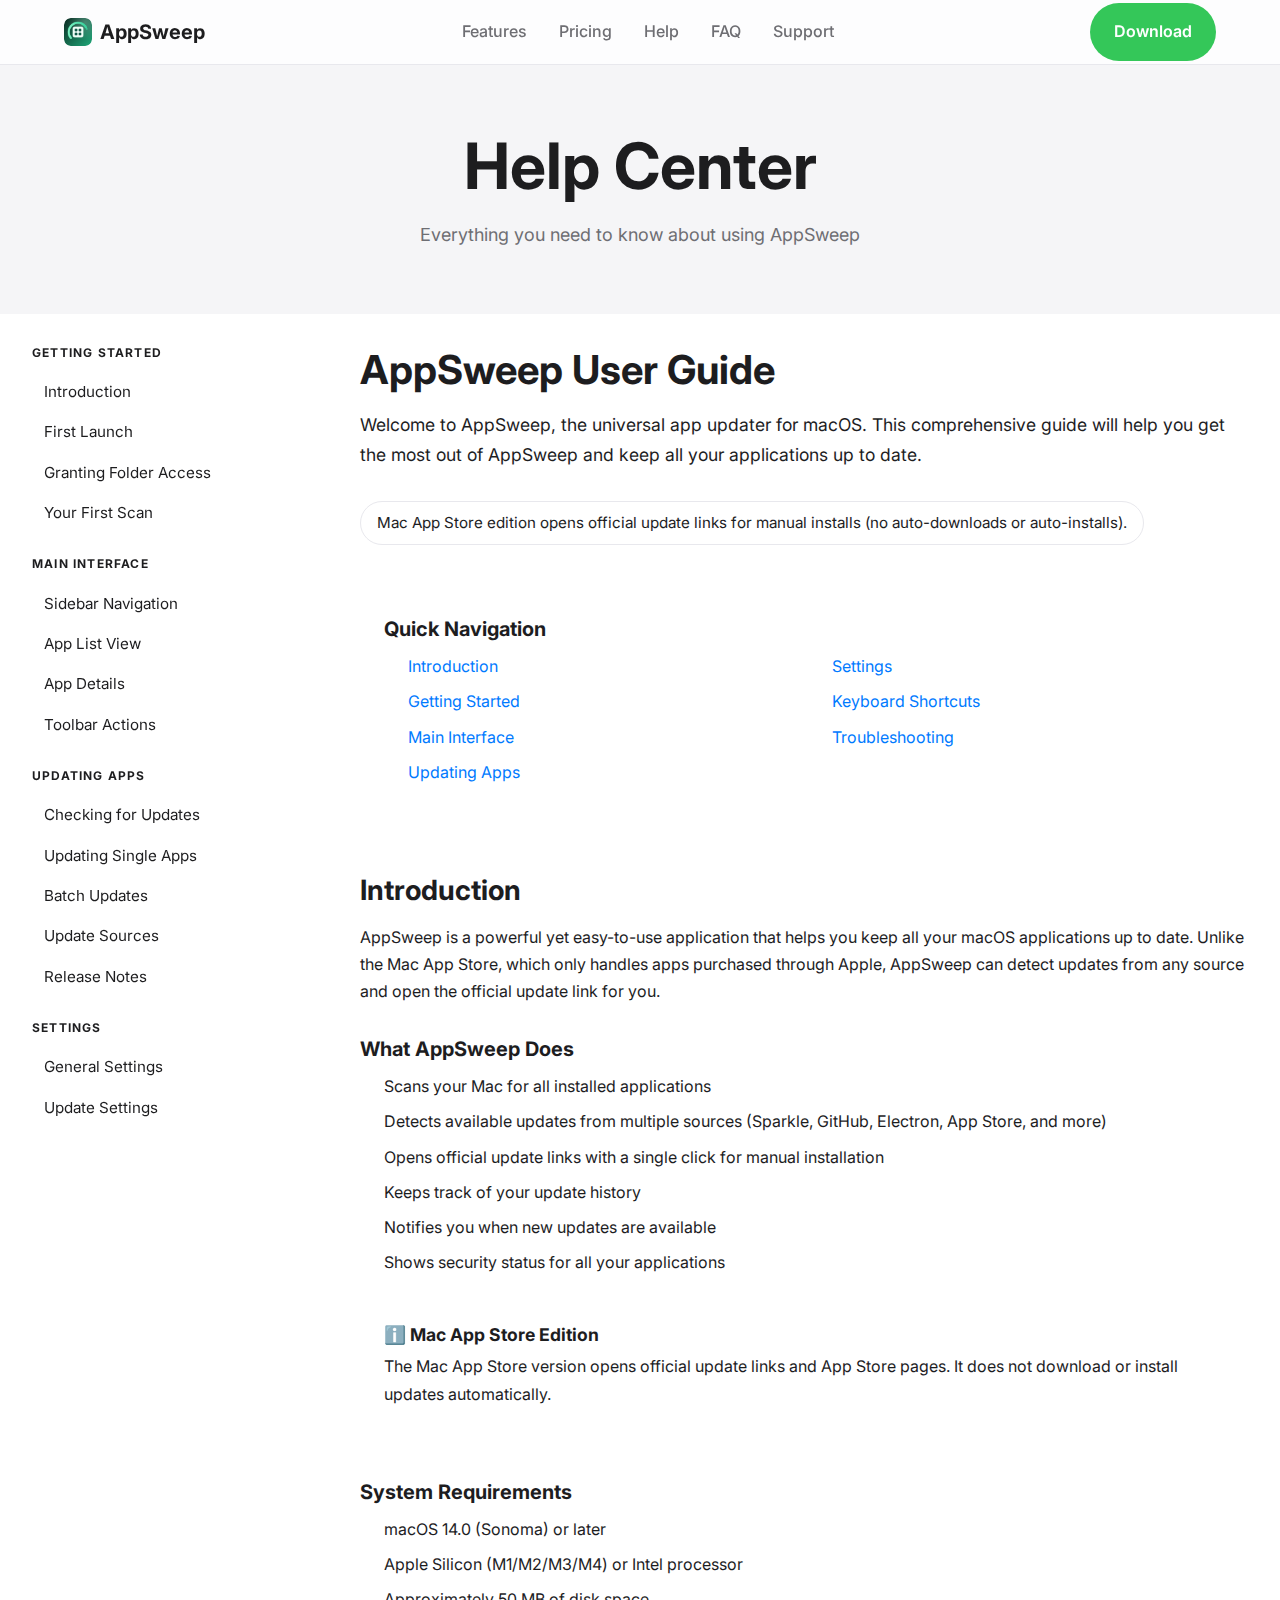
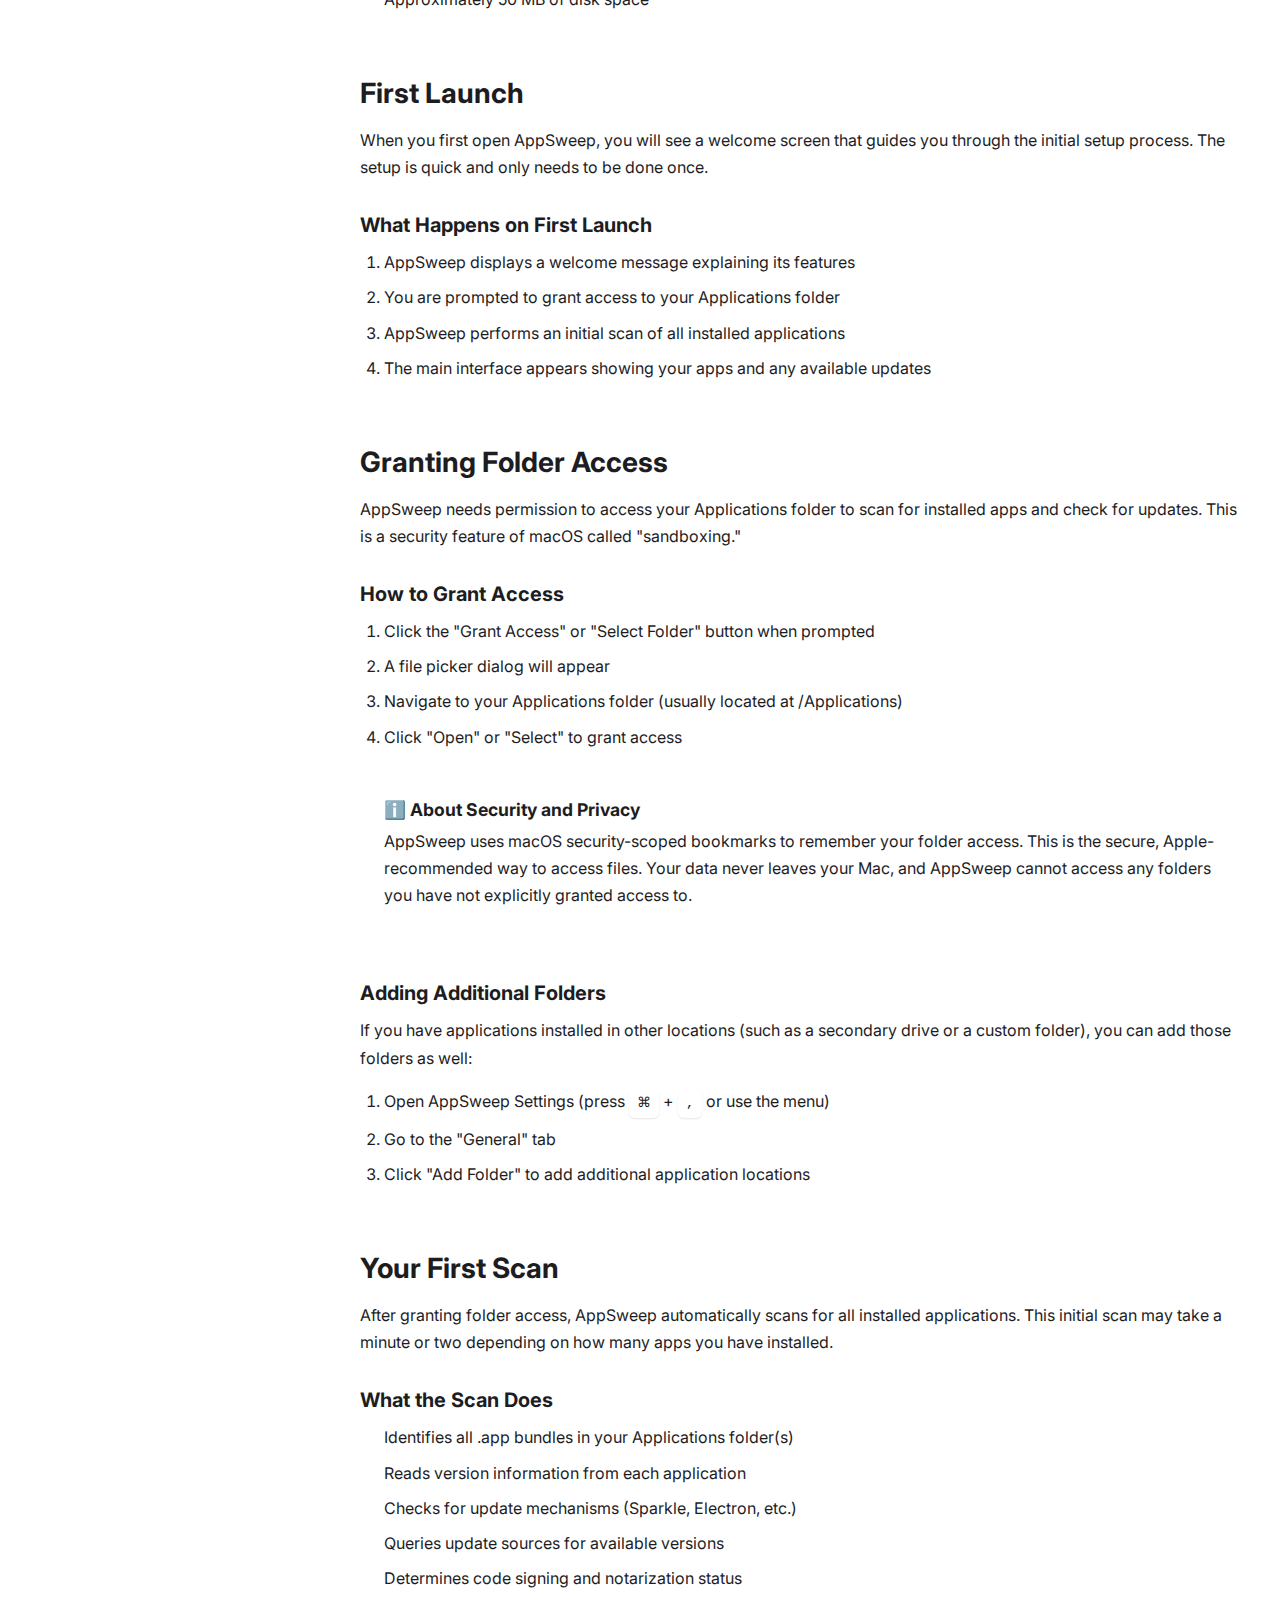
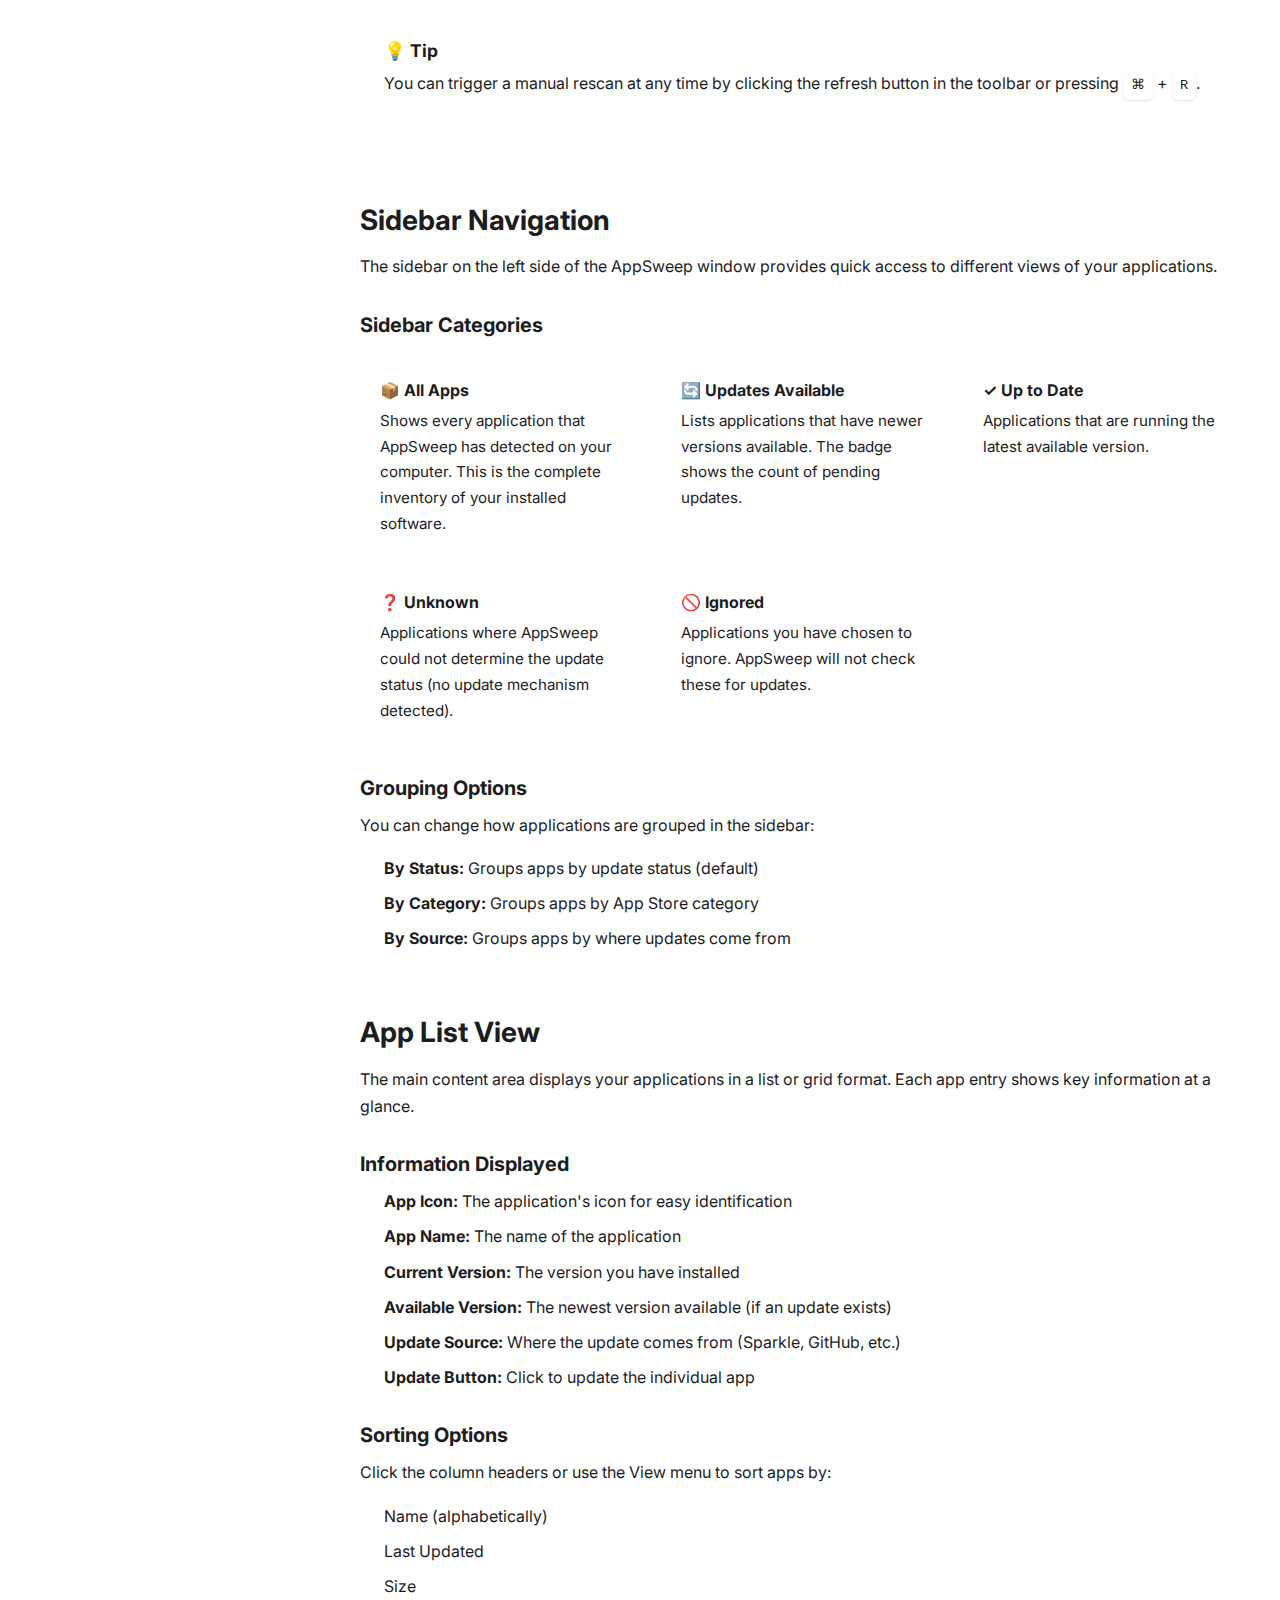
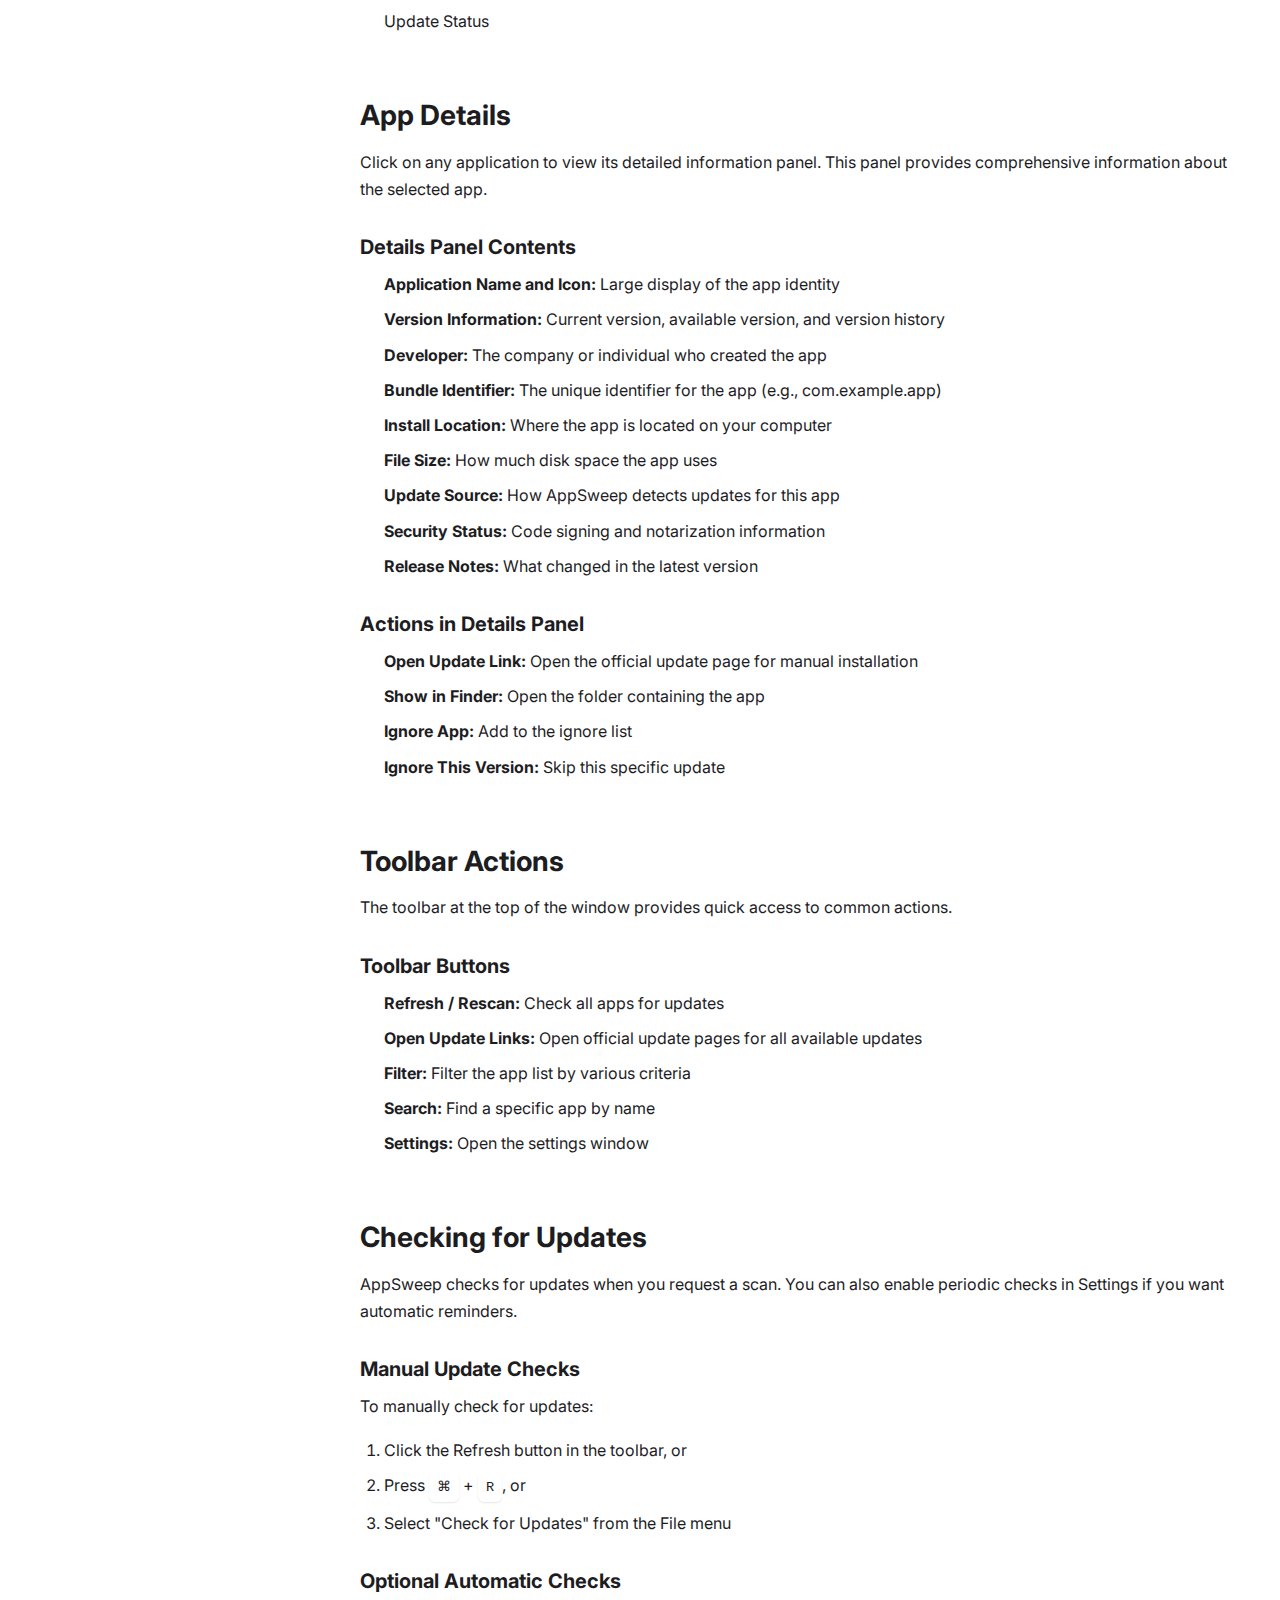
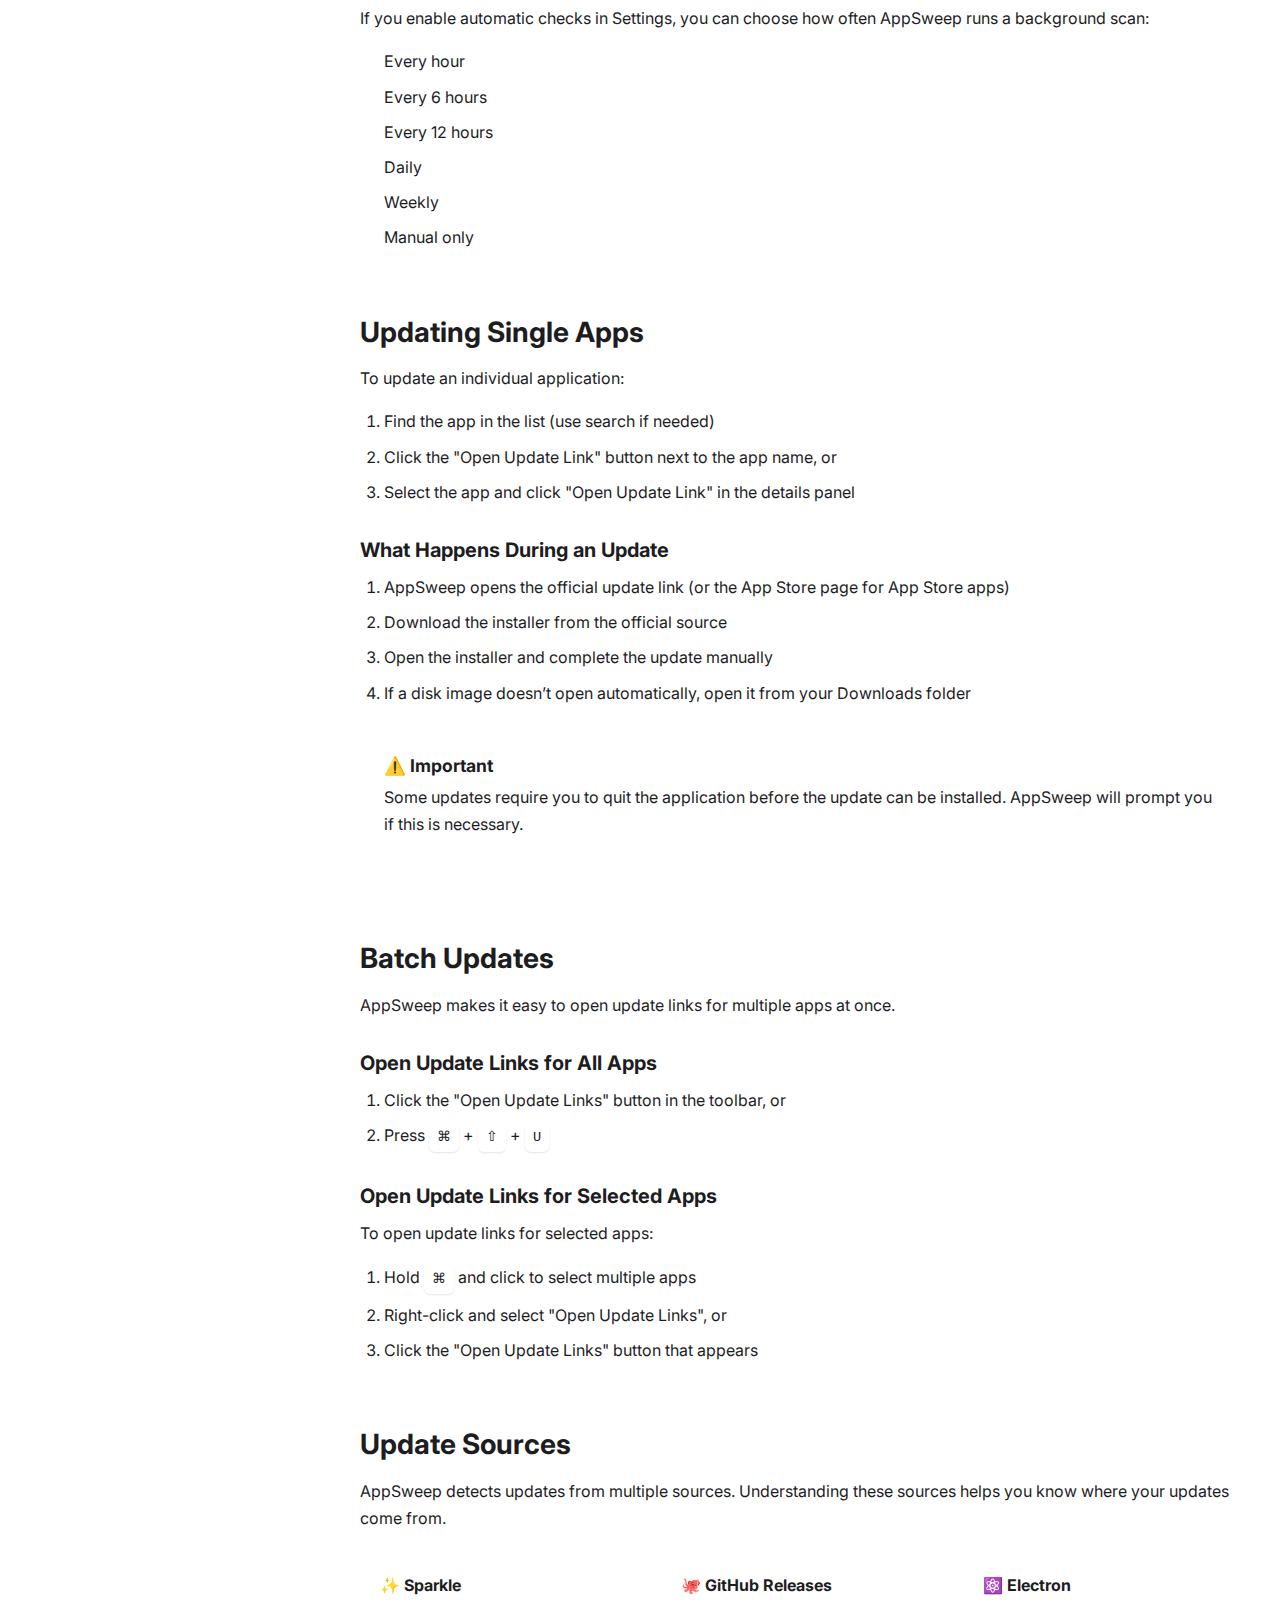
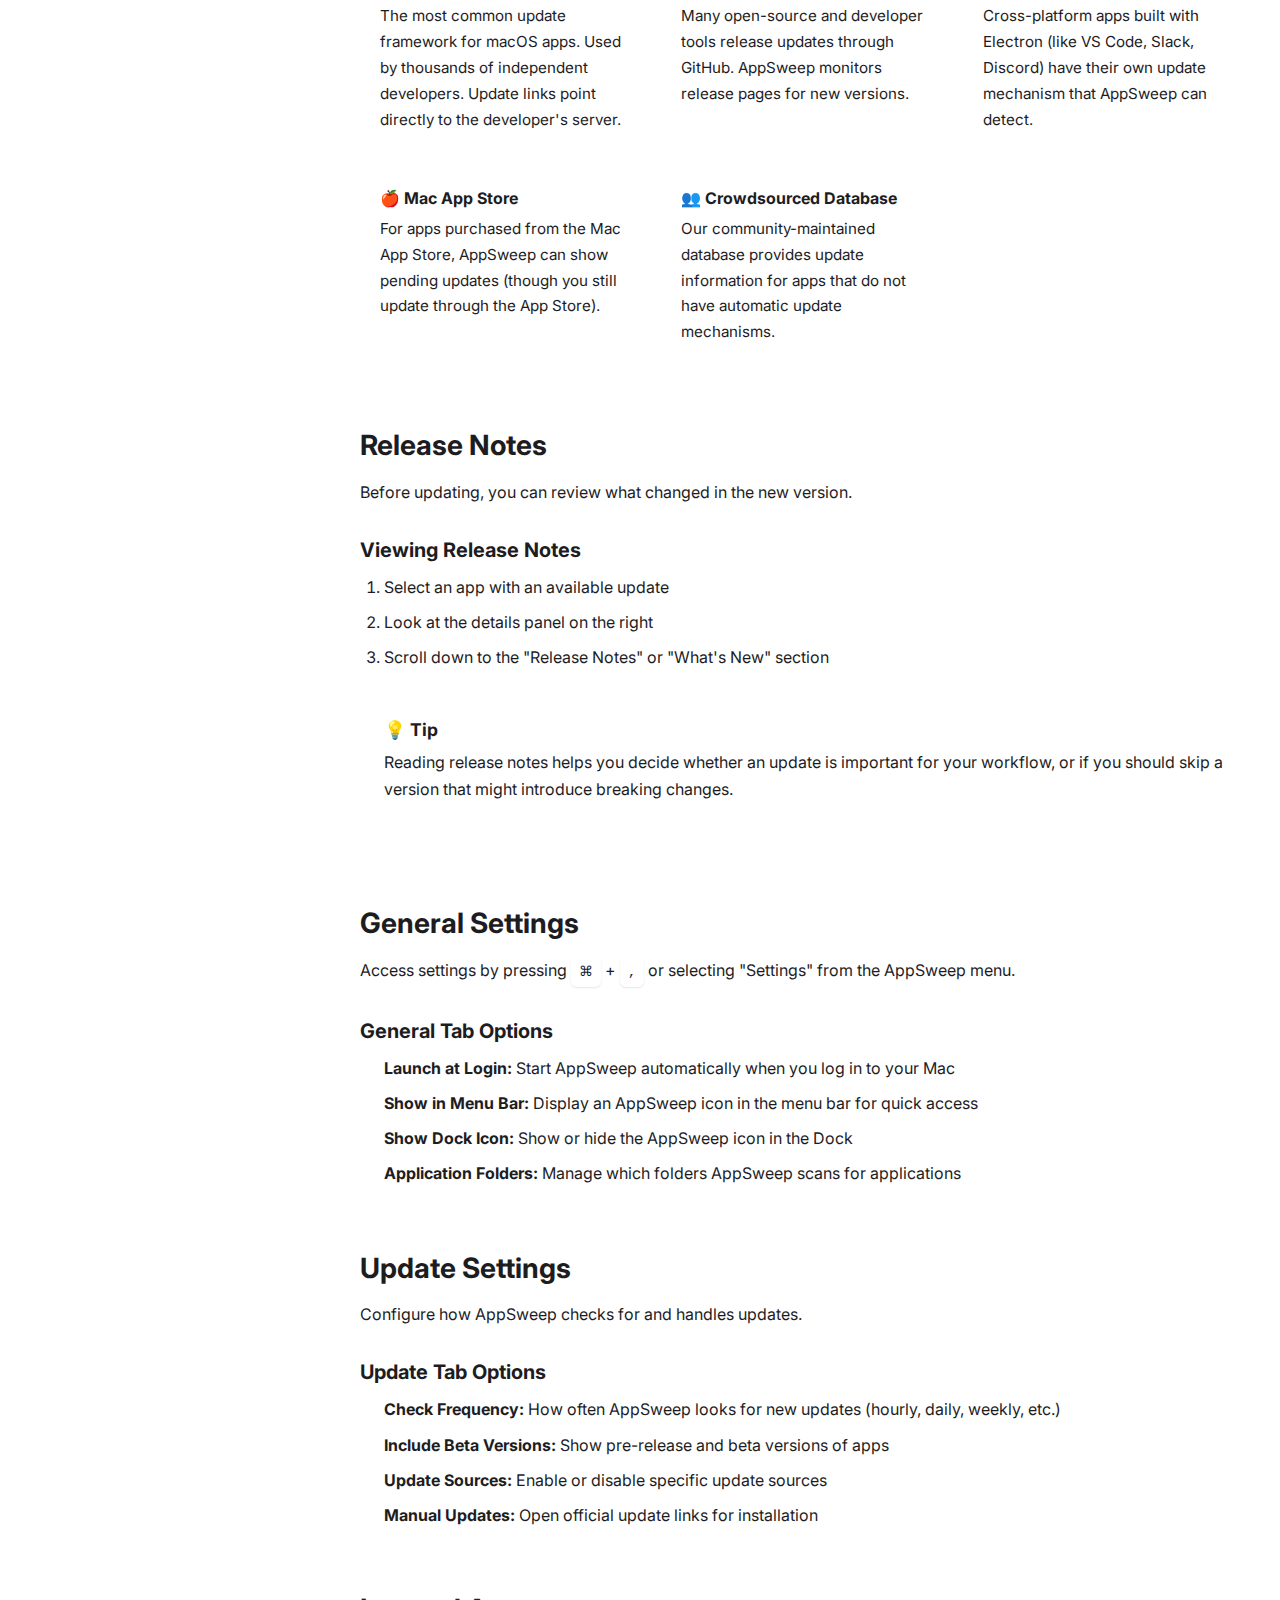
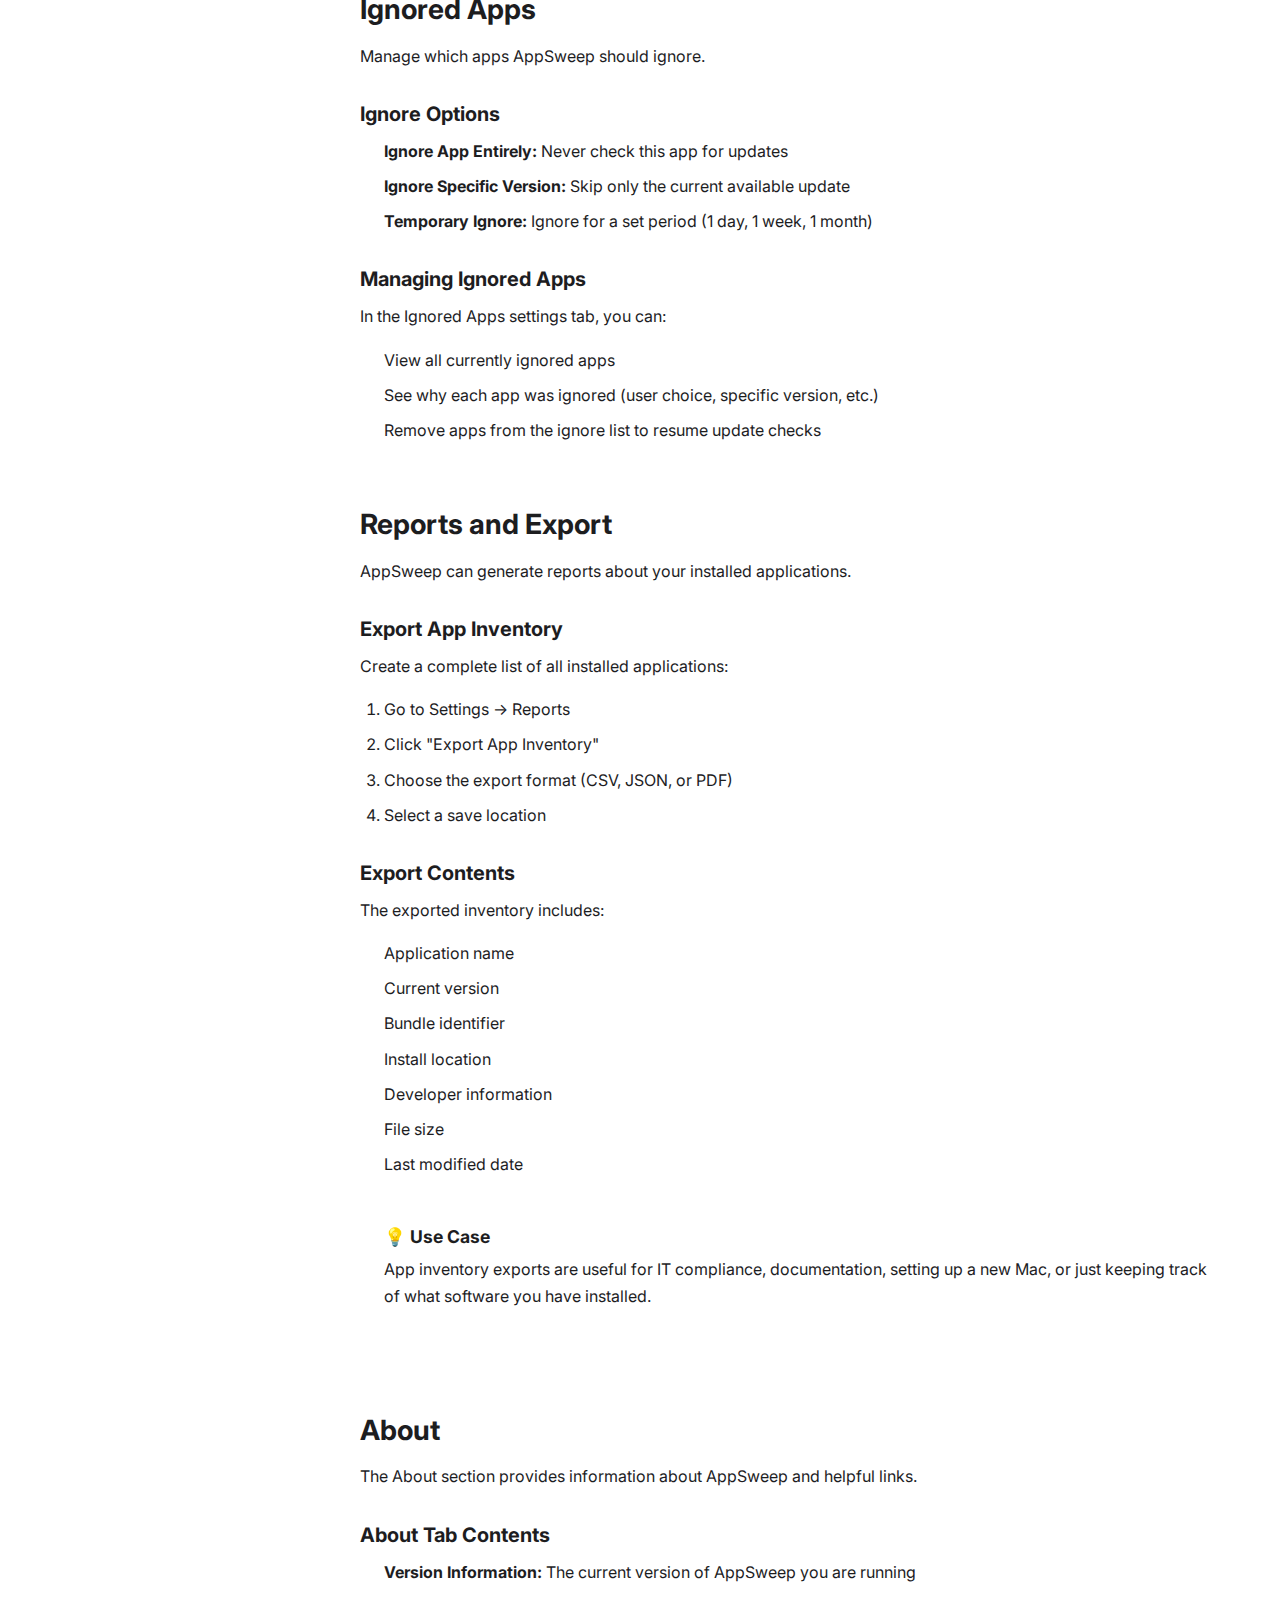
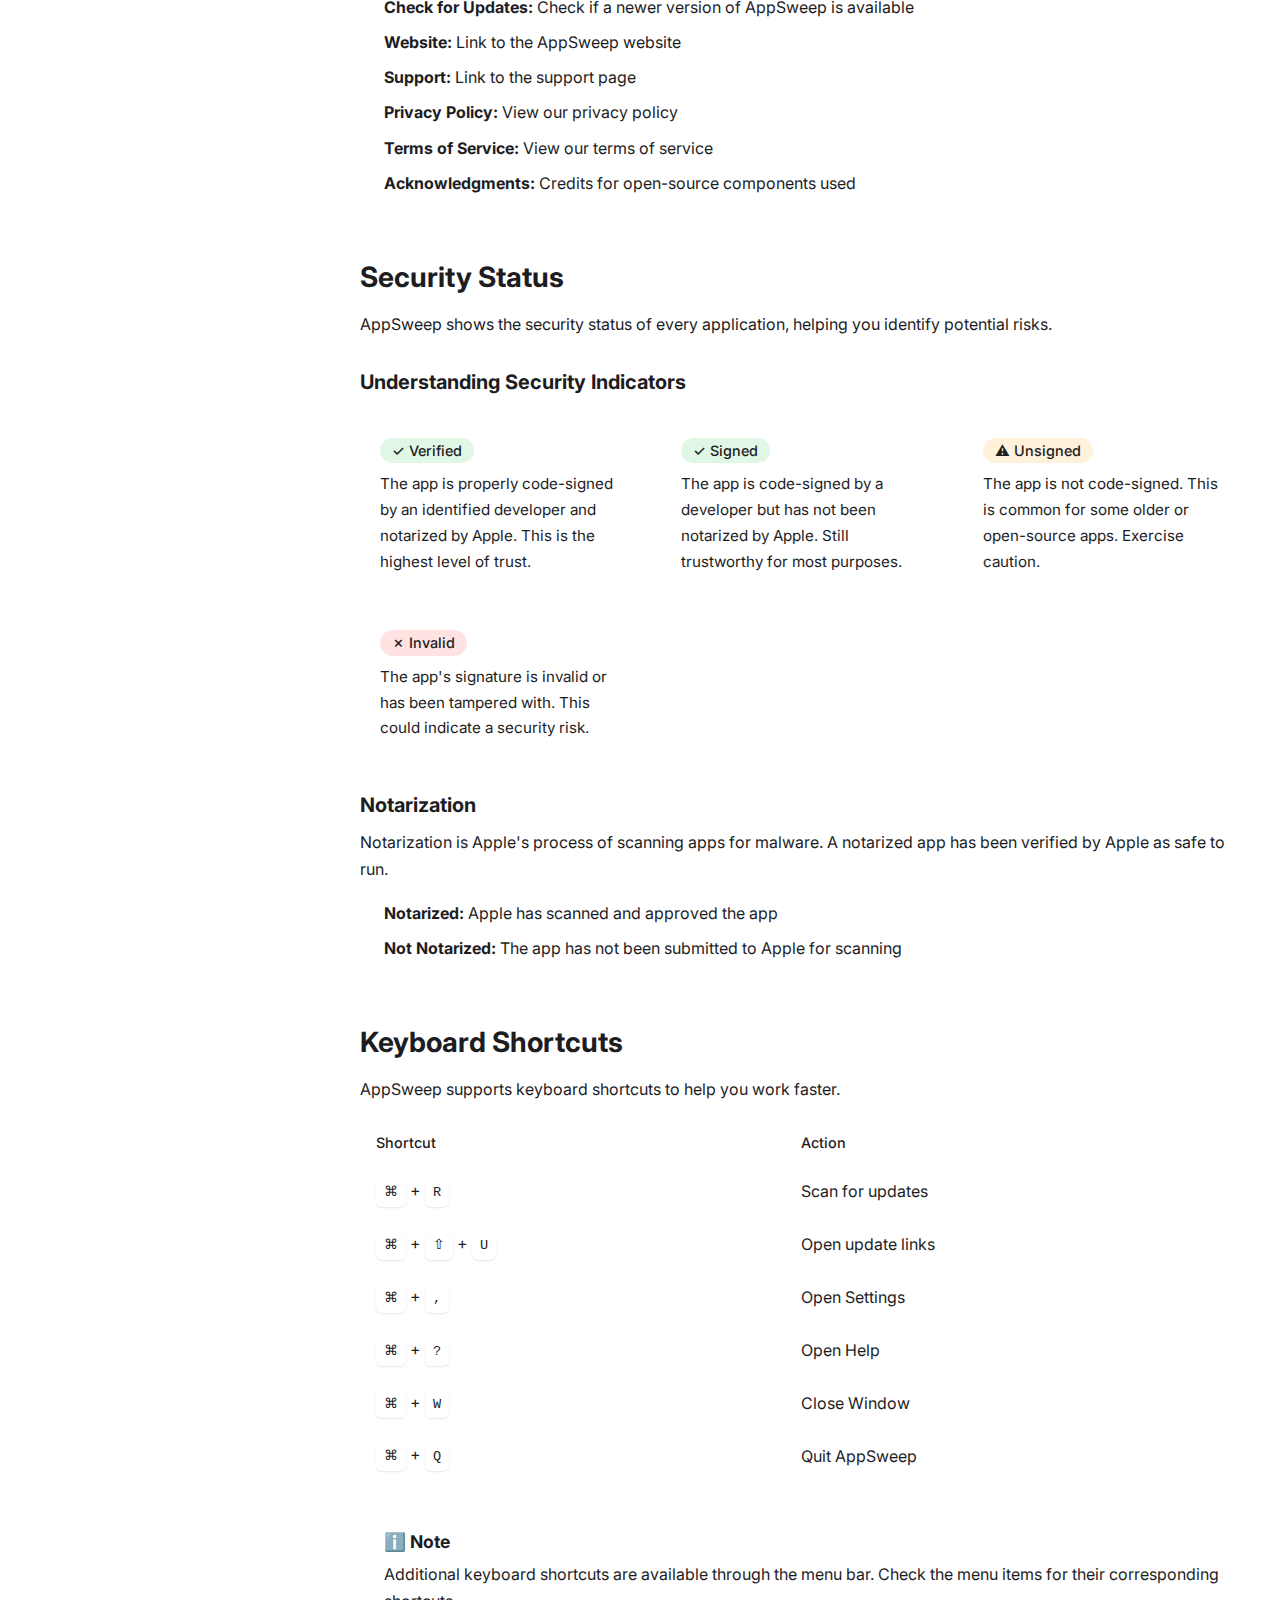
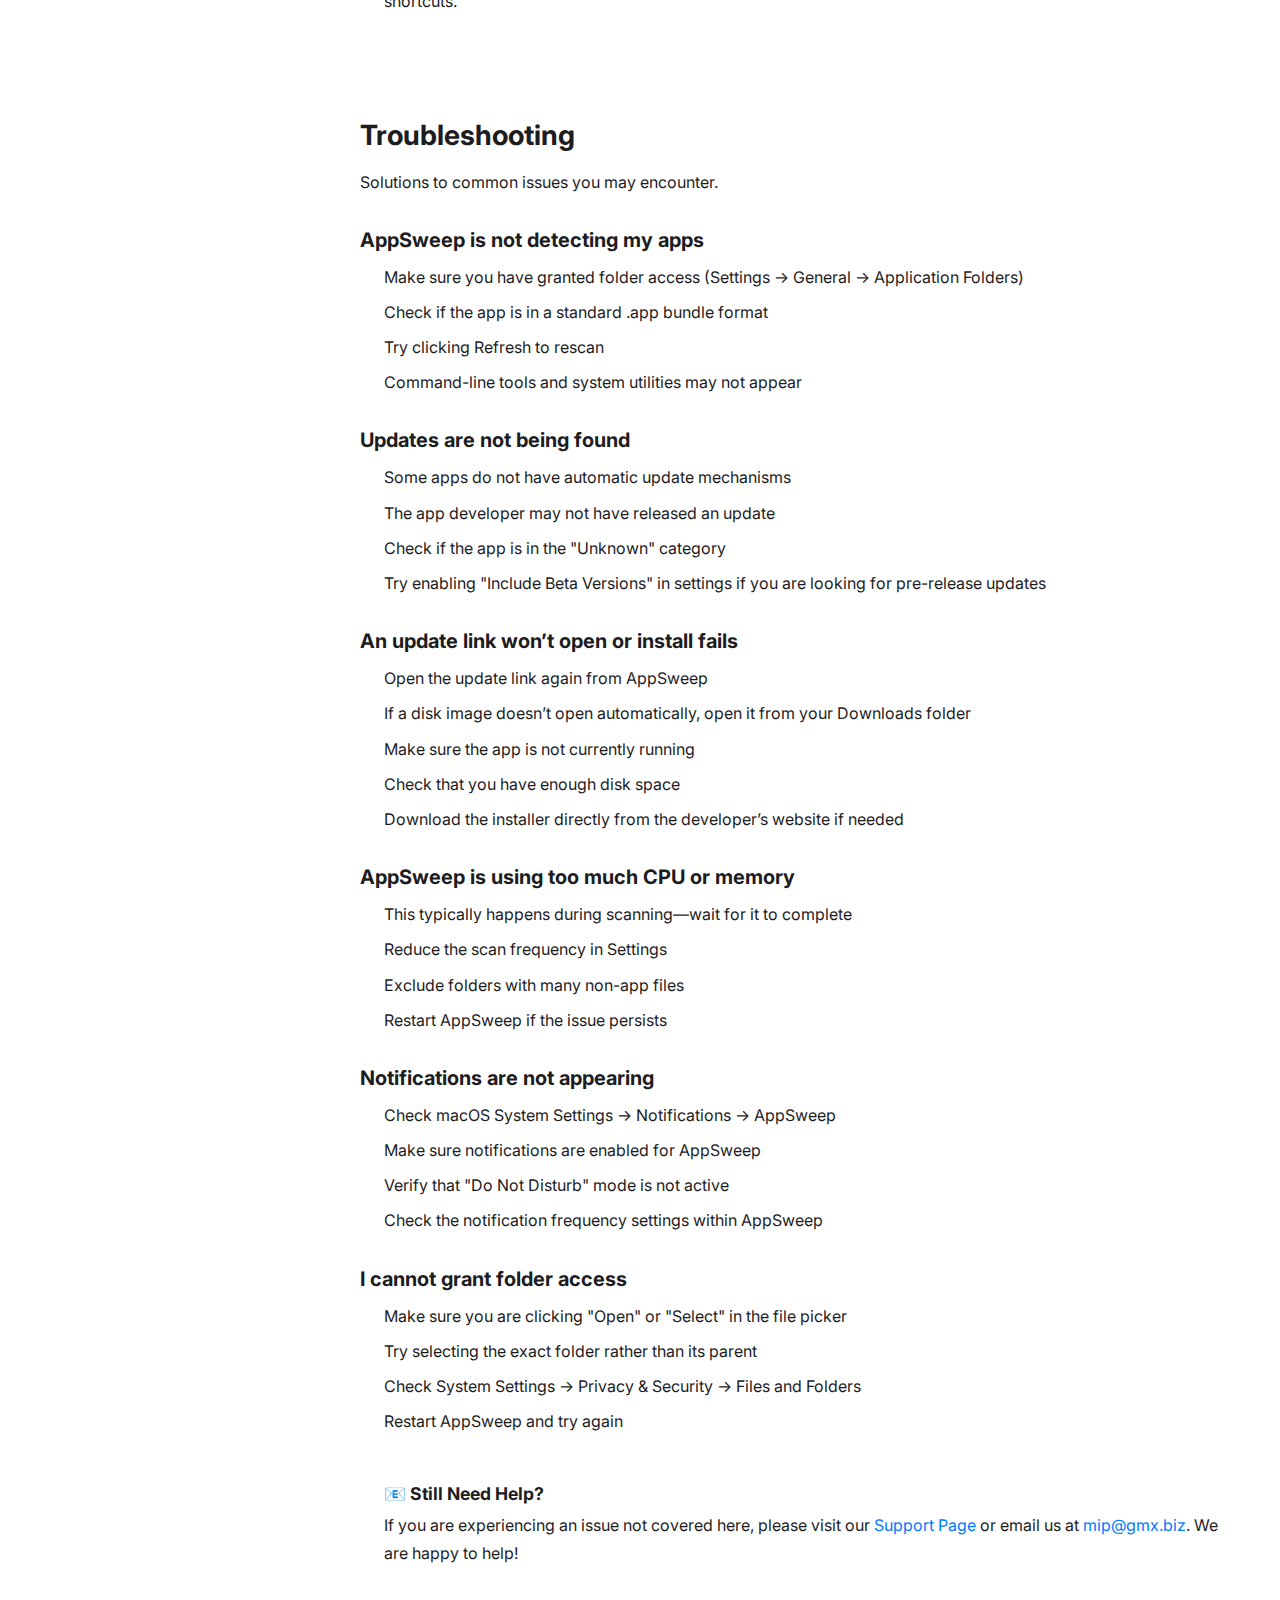
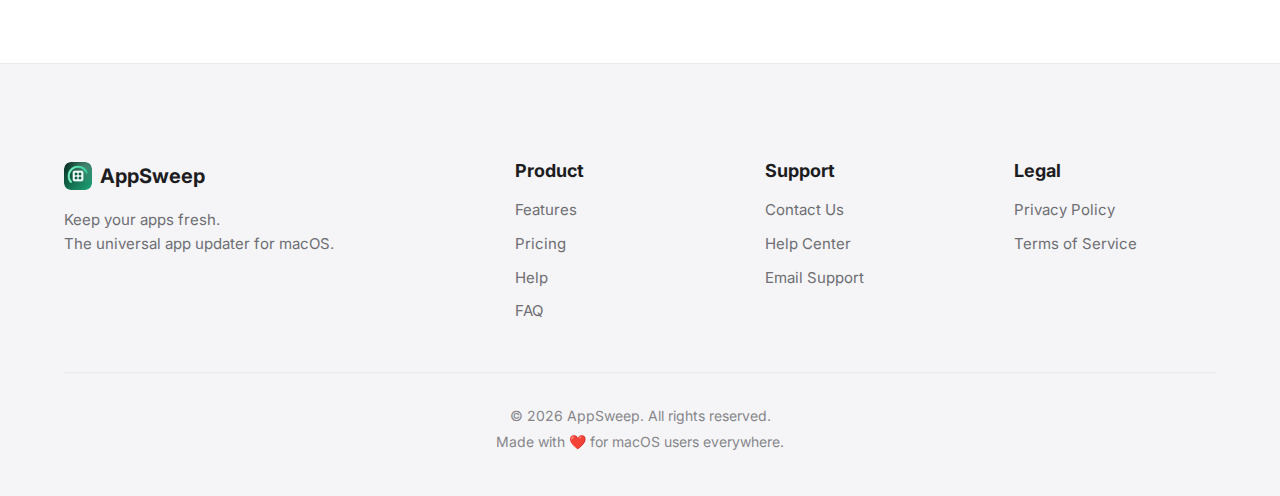
<file: help.html>
<!DOCTYPE html>
<html lang="en">
<head>
    <meta charset="UTF-8">
    <meta name="viewport" content="width=device-width, initial-scale=1.0">
    <meta name="description" content="AppSweep Help Center - Comprehensive guide to using AppSweep, the universal app updater for macOS.">
    <!-- Open Graph -->
    <meta property="og:title" content="Help Center - AppSweep">
    <meta property="og:description" content="AppSweep Help Center - Comprehensive guide to using AppSweep, the universal app updater for macOS.">
    <meta property="og:image" content="https://pinkysworld.github.io/AppSweep/images/og-image.png">
    <meta property="og:url" content="https://pinkysworld.github.io/AppSweep/help.html">
    <meta property="og:type" content="website">
    <meta property="og:site_name" content="AppSweep">
    
    <!-- Twitter Card -->
    <meta name="twitter:card" content="summary_large_image">
    <meta name="twitter:title" content="Help Center - AppSweep">
    <meta name="twitter:description" content="AppSweep Help Center - Comprehensive guide to using AppSweep, the universal app updater for macOS.">
    <meta name="twitter:image" content="https://pinkysworld.github.io/AppSweep/images/og-image.png">

    <title>Help Center - AppSweep</title>
    
    <link rel="preconnect" href="https://fonts.googleapis.com">
    <link rel="preconnect" href="https://fonts.gstatic.com" crossorigin>
    <link href="https://fonts.googleapis.com/css2?family=Inter:wght@300;400;500;600;700;800&display=swap" rel="stylesheet">
    <link rel="stylesheet" href="css/style.css">
    <link rel="apple-touch-icon" sizes="180x180" href="images/favicon.png">
    <link rel="icon" type="image/png" href="images/favicon.png">
    <style>
        .help-container {
            display: grid;
            grid-template-columns: 280px 1fr;
            gap: 3rem;
            max-width: 1400px;
            margin: 0 auto;
            padding: 2rem;
        }
        
        @media (max-width: 968px) {
            .help-container {
                grid-template-columns: 1fr;
            }
            .help-sidebar {
                position: relative;
                top: 0;
                max-height: none;
            }
        }
        
        .help-sidebar {
            position: sticky;
            top: 100px;
            height: fit-content;
            max-height: calc(100vh - 120px);
            overflow-y: auto;
            padding-right: 1rem;
        }
        
        .help-sidebar h3 {
            font-size: 0.75rem;
            text-transform: uppercase;
            letter-spacing: 0.1em;
            color: var(--text-secondary);
            margin: 1.5rem 0 0.75rem 0;
        }
        
        .help-sidebar h3:first-child {
            margin-top: 0;
        }
        
        .help-sidebar ul {
            list-style: none;
            padding: 0;
            margin: 0;
        }
        
        .help-sidebar li {
            margin: 0;
        }
        
        .help-sidebar a {
            display: block;
            padding: 0.5rem 0.75rem;
            color: var(--text-secondary);
            text-decoration: none;
            border-radius: 8px;
            font-size: 0.95rem;
            transition: all 0.2s;
        }
        
        .help-sidebar a:hover {
            color: var(--text-primary);
            background: var(--bg-tertiary);
        }
        
        .help-sidebar a.active {
            color: var(--accent-blue);
            background: rgba(0, 122, 255, 0.1);
        }
        
        .help-content {
            min-width: 0;
        }
        
        .help-content h1 {
            font-size: 2.5rem;
            margin-bottom: 1rem;
        }
        
        .help-content h2 {
            font-size: 1.75rem;
            margin: 3rem 0 1rem 0;
            padding-top: 1rem;
            border-top: 1px solid var(--border-color);
        }
        
        .help-content h2:first-of-type {
            border-top: none;
            margin-top: 2rem;
        }
        
        .help-content h3 {
            font-size: 1.25rem;
            margin: 2rem 0 0.75rem 0;
            color: var(--text-primary);
        }
        
        .help-content h4 {
            font-size: 1.1rem;
            margin: 1.5rem 0 0.5rem 0;
            color: var(--text-primary);
        }
        
        .help-content p {
            color: var(--text-secondary);
            line-height: 1.7;
            margin-bottom: 1rem;
        }
        
        .help-content ul, .help-content ol {
            color: var(--text-secondary);
            line-height: 1.7;
            margin-bottom: 1rem;
            padding-left: 1.5rem;
        }
        
        .help-content li {
            margin-bottom: 0.5rem;
        }
        
        .help-intro {
            font-size: 1.1rem;
            color: var(--text-secondary);
            margin-bottom: 2rem;
        }
        
        .help-card {
            background: var(--bg-secondary);
            border: 1px solid var(--border-color);
            border-radius: 12px;
            padding: 1.5rem;
            margin: 1.5rem 0;
        }
        
        .help-card h4 {
            margin-top: 0;
            display: flex;
            align-items: center;
            gap: 0.5rem;
        }
        
        .help-card.tip {
            border-left: 4px solid var(--accent-green);
        }
        
        .help-card.warning {
            border-left: 4px solid var(--accent-orange);
        }
        
        .help-card.info {
            border-left: 4px solid var(--accent-blue);
        }
        
        .shortcut-table {
            width: 100%;
            border-collapse: collapse;
            margin: 1rem 0;
        }
        
        .shortcut-table th,
        .shortcut-table td {
            text-align: left;
            padding: 0.75rem 1rem;
            border-bottom: 1px solid var(--border-color);
        }
        
        .shortcut-table th {
            color: var(--text-secondary);
            font-weight: 500;
            font-size: 0.9rem;
        }
        
        .shortcut-table td:first-child {
            white-space: nowrap;
        }
        
        .kbd {
            display: inline-block;
            padding: 0.2rem 0.5rem;
            font-family: -apple-system, BlinkMacSystemFont, "SF Mono", Monaco, monospace;
            font-size: 0.85rem;
            background: var(--bg-tertiary);
            border: 1px solid var(--border-color);
            border-radius: 6px;
            box-shadow: 0 1px 2px rgba(0,0,0,0.1);
        }
        
        .feature-grid {
            display: grid;
            grid-template-columns: repeat(auto-fit, minmax(280px, 1fr));
            gap: 1rem;
            margin: 1.5rem 0;
        }
        
        .feature-item {
            background: var(--bg-secondary);
            border: 1px solid var(--border-color);
            border-radius: 12px;
            padding: 1.25rem;
        }
        
        .feature-item h4 {
            margin: 0 0 0.5rem 0;
            font-size: 1rem;
        }
        
        .feature-item p {
            margin: 0;
            font-size: 0.95rem;
        }
        
        .status-indicator {
            display: inline-flex;
            align-items: center;
            gap: 0.5rem;
            padding: 0.25rem 0.75rem;
            border-radius: 20px;
            font-size: 0.9rem;
            font-weight: 500;
        }
        
        .status-indicator.green {
            background: rgba(52, 199, 89, 0.15);
            color: var(--accent-green);
        }
        
        .status-indicator.orange {
            background: rgba(255, 159, 10, 0.15);
            color: var(--accent-orange);
        }
        
        .status-indicator.red {
            background: rgba(255, 69, 58, 0.15);
            color: var(--accent-red);
        }
        
        .toc-quick {
            background: var(--bg-secondary);
            border: 1px solid var(--border-color);
            border-radius: 12px;
            padding: 1.5rem;
            margin: 2rem 0;
        }
        
        .toc-quick h3 {
            margin-top: 0;
        }
        
        .toc-quick ul {
            columns: 2;
            column-gap: 2rem;
        }
        
        @media (max-width: 600px) {
            .toc-quick ul {
                columns: 1;
            }
        }
    </style>
</head>
<body>
    <!-- Navigation -->
    <nav class="navbar">
        <div class="container nav-container">
            <a href="index.html" class="logo">
                <img class="logo-icon" src="images/favicon.png" alt="AppSweep icon">
                <span class="logo-text">AppSweep</span>
            </a>
            <ul class="nav-links">
                <li><a href="index.html#features">Features</a></li>
                <li><a href="index.html#pricing">Pricing</a></li>
                <li><a href="help.html" class="active">Help</a></li>
                <li><a href="faq.html">FAQ</a></li>
                <li><a href="support.html">Support</a></li>
            </ul>
            <a href="https://apps.apple.com/app/appsweep" class="btn btn-primary">Download</a>
            <button class="mobile-menu-btn" aria-label="Toggle menu">
                <span></span>
                <span></span>
                <span></span>
            </button>
        </div>
    </nav>

    <div class="page-header">
        <div class="container">
            <h1>Help Center</h1>
            <p>Everything you need to know about using AppSweep</p>
        </div>
    </div>

    <div class="help-container">
        <!-- Sidebar Navigation -->
        <aside class="help-sidebar">
            <h3>Getting Started</h3>
            <ul>
                <li><a href="#introduction">Introduction</a></li>
                <li><a href="#first-launch">First Launch</a></li>
                <li><a href="#granting-access">Granting Folder Access</a></li>
                <li><a href="#first-scan">Your First Scan</a></li>
            </ul>
            
            <h3>Main Interface</h3>
            <ul>
                <li><a href="#sidebar">Sidebar Navigation</a></li>
                <li><a href="#app-list">App List View</a></li>
                <li><a href="#app-details">App Details</a></li>
                <li><a href="#toolbar">Toolbar Actions</a></li>
            </ul>
            
            <h3>Updating Apps</h3>
            <ul>
                <li><a href="#check-updates">Checking for Updates</a></li>
                <li><a href="#single-update">Updating Single Apps</a></li>
                <li><a href="#batch-update">Batch Updates</a></li>
                <li><a href="#update-sources">Update Sources</a></li>
                <li><a href="#release-notes">Release Notes</a></li>
            </ul>
            
            <h3>Settings</h3>
            <ul>
                <li><a href="#settings-general">General Settings</a></li>
                <li><a href="#settings-updates">Update Settings</a></li>
                <li><a href="#settings-ignored">Ignored Apps</a></li>
                <li><a href="#settings-reports">Reports &amp; Export</a></li>
                <li><a href="#settings-about">About</a></li>
            </ul>
            
            <h3>Advanced</h3>
            <ul>
                <li><a href="#security-status">Security Status</a></li>
                <li><a href="#keyboard-shortcuts">Keyboard Shortcuts</a></li>
                <li><a href="#troubleshooting">Troubleshooting</a></li>
            </ul>
        </aside>

        <!-- Main Content -->
        <main class="help-content">
            <h1>AppSweep User Guide</h1>
            <p class="help-intro">Welcome to AppSweep, the universal app updater for macOS. This comprehensive guide will help you get the most out of AppSweep and keep all your applications up to date.</p>
            <p class="page-note">Mac App Store edition opens official update links for manual installs (no auto-downloads or auto-installs).</p>

            <div class="toc-quick">
                <h3>Quick Navigation</h3>
                <ul>
                    <li><a href="#introduction">Introduction</a></li>
                    <li><a href="#first-launch">Getting Started</a></li>
                    <li><a href="#sidebar">Main Interface</a></li>
                    <li><a href="#check-updates">Updating Apps</a></li>
                    <li><a href="#settings-general">Settings</a></li>
                    <li><a href="#keyboard-shortcuts">Keyboard Shortcuts</a></li>
                    <li><a href="#troubleshooting">Troubleshooting</a></li>
                </ul>
            </div>

            <!-- GETTING STARTED -->
            <h2 id="introduction">Introduction</h2>
            <p>AppSweep is a powerful yet easy-to-use application that helps you keep all your macOS applications up to date. Unlike the Mac App Store, which only handles apps purchased through Apple, AppSweep can detect updates from any source and open the official update link for you.</p>
            
            <h3>What AppSweep Does</h3>
            <ul>
                <li>Scans your Mac for all installed applications</li>
                <li>Detects available updates from multiple sources (Sparkle, GitHub, Electron, App Store, and more)</li>
                <li>Opens official update links with a single click for manual installation</li>
                <li>Keeps track of your update history</li>
                <li>Notifies you when new updates are available</li>
                <li>Shows security status for all your applications</li>
            </ul>
            <div class="help-card info">
                <h4>ℹ️ Mac App Store Edition</h4>
                <p>The Mac App Store version opens official update links and App Store pages. It does not download or install updates automatically.</p>
            </div>

            <h3>System Requirements</h3>
            <ul>
                <li>macOS 14.0 (Sonoma) or later</li>
                <li>Apple Silicon (M1/M2/M3/M4) or Intel processor</li>
                <li>Approximately 50 MB of disk space</li>
            </ul>

            <h2 id="first-launch">First Launch</h2>
            <p>When you first open AppSweep, you will see a welcome screen that guides you through the initial setup process. The setup is quick and only needs to be done once.</p>
            
            <h3>What Happens on First Launch</h3>
            <ol>
                <li>AppSweep displays a welcome message explaining its features</li>
                <li>You are prompted to grant access to your Applications folder</li>
                <li>AppSweep performs an initial scan of all installed applications</li>
                <li>The main interface appears showing your apps and any available updates</li>
            </ol>

            <h2 id="granting-access">Granting Folder Access</h2>
            <p>AppSweep needs permission to access your Applications folder to scan for installed apps and check for updates. This is a security feature of macOS called "sandboxing."</p>
            
            <h3>How to Grant Access</h3>
            <ol>
                <li>Click the "Grant Access" or "Select Folder" button when prompted</li>
                <li>A file picker dialog will appear</li>
                <li>Navigate to your Applications folder (usually located at /Applications)</li>
                <li>Click "Open" or "Select" to grant access</li>
            </ol>
            
            <div class="help-card info">
                <h4>ℹ️ About Security and Privacy</h4>
                <p>AppSweep uses macOS security-scoped bookmarks to remember your folder access. This is the secure, Apple-recommended way to access files. Your data never leaves your Mac, and AppSweep cannot access any folders you have not explicitly granted access to.</p>
            </div>

            <h3>Adding Additional Folders</h3>
            <p>If you have applications installed in other locations (such as a secondary drive or a custom folder), you can add those folders as well:</p>
            <ol>
                <li>Open AppSweep Settings (press <span class="kbd">⌘</span> + <span class="kbd">,</span> or use the menu)</li>
                <li>Go to the "General" tab</li>
                <li>Click "Add Folder" to add additional application locations</li>
            </ol>

            <h2 id="first-scan">Your First Scan</h2>
            <p>After granting folder access, AppSweep automatically scans for all installed applications. This initial scan may take a minute or two depending on how many apps you have installed.</p>
            
            <h3>What the Scan Does</h3>
            <ul>
                <li>Identifies all .app bundles in your Applications folder(s)</li>
                <li>Reads version information from each application</li>
                <li>Checks for update mechanisms (Sparkle, Electron, etc.)</li>
                <li>Queries update sources for available versions</li>
                <li>Determines code signing and notarization status</li>
            </ul>
            
            <div class="help-card tip">
                <h4>💡 Tip</h4>
                <p>You can trigger a manual rescan at any time by clicking the refresh button in the toolbar or pressing <span class="kbd">⌘</span> + <span class="kbd">R</span>.</p>
            </div>

            <!-- MAIN INTERFACE -->
            <h2 id="sidebar">Sidebar Navigation</h2>
            <p>The sidebar on the left side of the AppSweep window provides quick access to different views of your applications.</p>
            
            <h3>Sidebar Categories</h3>
            <div class="feature-grid">
                <div class="feature-item">
                    <h4>📦 All Apps</h4>
                    <p>Shows every application that AppSweep has detected on your computer. This is the complete inventory of your installed software.</p>
                </div>
                <div class="feature-item">
                    <h4>🔄 Updates Available</h4>
                    <p>Lists applications that have newer versions available. The badge shows the count of pending updates.</p>
                </div>
                <div class="feature-item">
                    <h4>✓ Up to Date</h4>
                    <p>Applications that are running the latest available version.</p>
                </div>
                <div class="feature-item">
                    <h4>❓ Unknown</h4>
                    <p>Applications where AppSweep could not determine the update status (no update mechanism detected).</p>
                </div>
                <div class="feature-item">
                    <h4>🚫 Ignored</h4>
                    <p>Applications you have chosen to ignore. AppSweep will not check these for updates.</p>
                </div>
            </div>

            <h3>Grouping Options</h3>
            <p>You can change how applications are grouped in the sidebar:</p>
            <ul>
                <li><strong>By Status:</strong> Groups apps by update status (default)</li>
                <li><strong>By Category:</strong> Groups apps by App Store category</li>
                <li><strong>By Source:</strong> Groups apps by where updates come from</li>
            </ul>

            <h2 id="app-list">App List View</h2>
            <p>The main content area displays your applications in a list or grid format. Each app entry shows key information at a glance.</p>
            
            <h3>Information Displayed</h3>
            <ul>
                <li><strong>App Icon:</strong> The application's icon for easy identification</li>
                <li><strong>App Name:</strong> The name of the application</li>
                <li><strong>Current Version:</strong> The version you have installed</li>
                <li><strong>Available Version:</strong> The newest version available (if an update exists)</li>
                <li><strong>Update Source:</strong> Where the update comes from (Sparkle, GitHub, etc.)</li>
                <li><strong>Update Button:</strong> Click to update the individual app</li>
            </ul>

            <h3>Sorting Options</h3>
            <p>Click the column headers or use the View menu to sort apps by:</p>
            <ul>
                <li>Name (alphabetically)</li>
                <li>Last Updated</li>
                <li>Size</li>
                <li>Update Status</li>
            </ul>

            <h2 id="app-details">App Details</h2>
            <p>Click on any application to view its detailed information panel. This panel provides comprehensive information about the selected app.</p>
            
            <h3>Details Panel Contents</h3>
            <ul>
                <li><strong>Application Name and Icon:</strong> Large display of the app identity</li>
                <li><strong>Version Information:</strong> Current version, available version, and version history</li>
                <li><strong>Developer:</strong> The company or individual who created the app</li>
                <li><strong>Bundle Identifier:</strong> The unique identifier for the app (e.g., com.example.app)</li>
                <li><strong>Install Location:</strong> Where the app is located on your computer</li>
                <li><strong>File Size:</strong> How much disk space the app uses</li>
                <li><strong>Update Source:</strong> How AppSweep detects updates for this app</li>
                <li><strong>Security Status:</strong> Code signing and notarization information</li>
                <li><strong>Release Notes:</strong> What changed in the latest version</li>
            </ul>

            <h3>Actions in Details Panel</h3>
            <ul>
                <li><strong>Open Update Link:</strong> Open the official update page for manual installation</li>
                <li><strong>Show in Finder:</strong> Open the folder containing the app</li>
                <li><strong>Ignore App:</strong> Add to the ignore list</li>
                <li><strong>Ignore This Version:</strong> Skip this specific update</li>
            </ul>

            <h2 id="toolbar">Toolbar Actions</h2>
            <p>The toolbar at the top of the window provides quick access to common actions.</p>
            
            <h3>Toolbar Buttons</h3>
            <ul>
                <li><strong>Refresh / Rescan:</strong> Check all apps for updates</li>
                <li><strong>Open Update Links:</strong> Open official update pages for all available updates</li>
                <li><strong>Filter:</strong> Filter the app list by various criteria</li>
                <li><strong>Search:</strong> Find a specific app by name</li>
                <li><strong>Settings:</strong> Open the settings window</li>
            </ul>

            <!-- UPDATING APPS -->
            <h2 id="check-updates">Checking for Updates</h2>
            <p>AppSweep checks for updates when you request a scan. You can also enable periodic checks in Settings if you want automatic reminders.</p>
            
            <h3>Manual Update Checks</h3>
            <p>To manually check for updates:</p>
            <ol>
                <li>Click the Refresh button in the toolbar, or</li>
                <li>Press <span class="kbd">⌘</span> + <span class="kbd">R</span>, or</li>
                <li>Select "Check for Updates" from the File menu</li>
            </ol>
            
            <h3>Optional Automatic Checks</h3>
            <p>If you enable automatic checks in Settings, you can choose how often AppSweep runs a background scan:</p>
            <ul>
                <li>Every hour</li>
                <li>Every 6 hours</li>
                <li>Every 12 hours</li>
                <li>Daily</li>
                <li>Weekly</li>
                <li>Manual only</li>
            </ul>

            <h2 id="single-update">Updating Single Apps</h2>
            <p>To update an individual application:</p>
            <ol>
                <li>Find the app in the list (use search if needed)</li>
                <li>Click the "Open Update Link" button next to the app name, or</li>
                <li>Select the app and click "Open Update Link" in the details panel</li>
            </ol>
            
            <h3>What Happens During an Update</h3>
            <ol>
                <li>AppSweep opens the official update link (or the App Store page for App Store apps)</li>
                <li>Download the installer from the official source</li>
                <li>Open the installer and complete the update manually</li>
                <li>If a disk image doesn’t open automatically, open it from your Downloads folder</li>
            </ol>

            <div class="help-card warning">
                <h4>⚠️ Important</h4>
                <p>Some updates require you to quit the application before the update can be installed. AppSweep will prompt you if this is necessary.</p>
            </div>

            <h2 id="batch-update">Batch Updates</h2>
            <p>AppSweep makes it easy to open update links for multiple apps at once.</p>
            
            <h3>Open Update Links for All Apps</h3>
            <ol>
                <li>Click the "Open Update Links" button in the toolbar, or</li>
                <li>Press <span class="kbd">⌘</span> + <span class="kbd">⇧</span> + <span class="kbd">U</span></li>
            </ol>

            <h3>Open Update Links for Selected Apps</h3>
            <p>To open update links for selected apps:</p>
            <ol>
                <li>Hold <span class="kbd">⌘</span> and click to select multiple apps</li>
                <li>Right-click and select "Open Update Links", or</li>
                <li>Click the "Open Update Links" button that appears</li>
            </ol>

            <h2 id="update-sources">Update Sources</h2>
            <p>AppSweep detects updates from multiple sources. Understanding these sources helps you know where your updates come from.</p>
            
            <div class="feature-grid">
                <div class="feature-item">
                    <h4>✨ Sparkle</h4>
                    <p>The most common update framework for macOS apps. Used by thousands of independent developers. Update links point directly to the developer's server.</p>
                </div>
                <div class="feature-item">
                    <h4>🐙 GitHub Releases</h4>
                    <p>Many open-source and developer tools release updates through GitHub. AppSweep monitors release pages for new versions.</p>
                </div>
                <div class="feature-item">
                    <h4>⚛️ Electron</h4>
                    <p>Cross-platform apps built with Electron (like VS Code, Slack, Discord) have their own update mechanism that AppSweep can detect.</p>
                </div>
                <div class="feature-item">
                    <h4>🍎 Mac App Store</h4>
                    <p>For apps purchased from the Mac App Store, AppSweep can show pending updates (though you still update through the App Store).</p>
                </div>
                <div class="feature-item">
                    <h4>👥 Crowdsourced Database</h4>
                    <p>Our community-maintained database provides update information for apps that do not have automatic update mechanisms.</p>
                </div>
            </div>

            <h2 id="release-notes">Release Notes</h2>
            <p>Before updating, you can review what changed in the new version.</p>
            
            <h3>Viewing Release Notes</h3>
            <ol>
                <li>Select an app with an available update</li>
                <li>Look at the details panel on the right</li>
                <li>Scroll down to the "Release Notes" or "What's New" section</li>
            </ol>

            <div class="help-card tip">
                <h4>💡 Tip</h4>
                <p>Reading release notes helps you decide whether an update is important for your workflow, or if you should skip a version that might introduce breaking changes.</p>
            </div>

            <!-- SETTINGS -->
            <h2 id="settings-general">General Settings</h2>
            <p>Access settings by pressing <span class="kbd">⌘</span> + <span class="kbd">,</span> or selecting "Settings" from the AppSweep menu.</p>
            
            <h3>General Tab Options</h3>
            <ul>
                <li><strong>Launch at Login:</strong> Start AppSweep automatically when you log in to your Mac</li>
                <li><strong>Show in Menu Bar:</strong> Display an AppSweep icon in the menu bar for quick access</li>
                <li><strong>Show Dock Icon:</strong> Show or hide the AppSweep icon in the Dock</li>
                <li><strong>Application Folders:</strong> Manage which folders AppSweep scans for applications</li>
            </ul>

            <h2 id="settings-updates">Update Settings</h2>
            <p>Configure how AppSweep checks for and handles updates.</p>
            
            <h3>Update Tab Options</h3>
            <ul>
                <li><strong>Check Frequency:</strong> How often AppSweep looks for new updates (hourly, daily, weekly, etc.)</li>
                <li><strong>Include Beta Versions:</strong> Show pre-release and beta versions of apps</li>
                <li><strong>Update Sources:</strong> Enable or disable specific update sources</li>
                <li><strong>Manual Updates:</strong> Open official update links for installation</li>
            </ul>

            <h2 id="settings-ignored">Ignored Apps</h2>
            <p>Manage which apps AppSweep should ignore.</p>
            
            <h3>Ignore Options</h3>
            <ul>
                <li><strong>Ignore App Entirely:</strong> Never check this app for updates</li>
                <li><strong>Ignore Specific Version:</strong> Skip only the current available update</li>
                <li><strong>Temporary Ignore:</strong> Ignore for a set period (1 day, 1 week, 1 month)</li>
            </ul>

            <h3>Managing Ignored Apps</h3>
            <p>In the Ignored Apps settings tab, you can:</p>
            <ul>
                <li>View all currently ignored apps</li>
                <li>See why each app was ignored (user choice, specific version, etc.)</li>
                <li>Remove apps from the ignore list to resume update checks</li>
            </ul>

            <h2 id="settings-reports">Reports and Export</h2>
            <p>AppSweep can generate reports about your installed applications.</p>
            
            <h3>Export App Inventory</h3>
            <p>Create a complete list of all installed applications:</p>
            <ol>
                <li>Go to Settings → Reports</li>
                <li>Click "Export App Inventory"</li>
                <li>Choose the export format (CSV, JSON, or PDF)</li>
                <li>Select a save location</li>
            </ol>
            
            <h3>Export Contents</h3>
            <p>The exported inventory includes:</p>
            <ul>
                <li>Application name</li>
                <li>Current version</li>
                <li>Bundle identifier</li>
                <li>Install location</li>
                <li>Developer information</li>
                <li>File size</li>
                <li>Last modified date</li>
            </ul>

            <div class="help-card tip">
                <h4>💡 Use Case</h4>
                <p>App inventory exports are useful for IT compliance, documentation, setting up a new Mac, or just keeping track of what software you have installed.</p>
            </div>

            <h2 id="settings-about">About</h2>
            <p>The About section provides information about AppSweep and helpful links.</p>
            
            <h3>About Tab Contents</h3>
            <ul>
                <li><strong>Version Information:</strong> The current version of AppSweep you are running</li>
                <li><strong>Check for Updates:</strong> Check if a newer version of AppSweep is available</li>
                <li><strong>Website:</strong> Link to the AppSweep website</li>
                <li><strong>Support:</strong> Link to the support page</li>
                <li><strong>Privacy Policy:</strong> View our privacy policy</li>
                <li><strong>Terms of Service:</strong> View our terms of service</li>
                <li><strong>Acknowledgments:</strong> Credits for open-source components used</li>
            </ul>

            <!-- ADVANCED -->
            <h2 id="security-status">Security Status</h2>
            <p>AppSweep shows the security status of every application, helping you identify potential risks.</p>
            
            <h3>Understanding Security Indicators</h3>
            <div class="feature-grid">
                <div class="feature-item">
                    <h4><span class="status-indicator green">✓ Verified</span></h4>
                    <p>The app is properly code-signed by an identified developer and notarized by Apple. This is the highest level of trust.</p>
                </div>
                <div class="feature-item">
                    <h4><span class="status-indicator green">✓ Signed</span></h4>
                    <p>The app is code-signed by a developer but has not been notarized by Apple. Still trustworthy for most purposes.</p>
                </div>
                <div class="feature-item">
                    <h4><span class="status-indicator orange">⚠ Unsigned</span></h4>
                    <p>The app is not code-signed. This is common for some older or open-source apps. Exercise caution.</p>
                </div>
                <div class="feature-item">
                    <h4><span class="status-indicator red">✗ Invalid</span></h4>
                    <p>The app's signature is invalid or has been tampered with. This could indicate a security risk.</p>
                </div>
            </div>

            <h3>Notarization</h3>
            <p>Notarization is Apple's process of scanning apps for malware. A notarized app has been verified by Apple as safe to run.</p>
            <ul>
                <li><strong>Notarized:</strong> Apple has scanned and approved the app</li>
                <li><strong>Not Notarized:</strong> The app has not been submitted to Apple for scanning</li>
            </ul>

            <h2 id="keyboard-shortcuts">Keyboard Shortcuts</h2>
            <p>AppSweep supports keyboard shortcuts to help you work faster.</p>
            
            <table class="shortcut-table">
                <thead>
                    <tr>
                        <th>Shortcut</th>
                        <th>Action</th>
                    </tr>
                </thead>
                <tbody>
                    <tr>
                        <td><span class="kbd">⌘</span> + <span class="kbd">R</span></td>
                        <td>Scan for updates</td>
                    </tr>
                    <tr>
                        <td><span class="kbd">⌘</span> + <span class="kbd">⇧</span> + <span class="kbd">U</span></td>
                        <td>Open update links</td>
                    </tr>
                    <tr>
                        <td><span class="kbd">⌘</span> + <span class="kbd">,</span></td>
                        <td>Open Settings</td>
                    </tr>
                    <tr>
                        <td><span class="kbd">⌘</span> + <span class="kbd">?</span></td>
                        <td>Open Help</td>
                    </tr>
                    <tr>
                        <td><span class="kbd">⌘</span> + <span class="kbd">W</span></td>
                        <td>Close Window</td>
                    </tr>
                    <tr>
                        <td><span class="kbd">⌘</span> + <span class="kbd">Q</span></td>
                        <td>Quit AppSweep</td>
                    </tr>
                </tbody>
            </table>
            
            <div class="help-card info">
                <h4>ℹ️ Note</h4>
                <p>Additional keyboard shortcuts are available through the menu bar. Check the menu items for their corresponding shortcuts.</p>
            </div>

            <h2 id="troubleshooting">Troubleshooting</h2>
            <p>Solutions to common issues you may encounter.</p>
            
            <h3>AppSweep is not detecting my apps</h3>
            <ul>
                <li>Make sure you have granted folder access (Settings → General → Application Folders)</li>
                <li>Check if the app is in a standard .app bundle format</li>
                <li>Try clicking Refresh to rescan</li>
                <li>Command-line tools and system utilities may not appear</li>
            </ul>

            <h3>Updates are not being found</h3>
            <ul>
                <li>Some apps do not have automatic update mechanisms</li>
                <li>The app developer may not have released an update</li>
                <li>Check if the app is in the "Unknown" category</li>
                <li>Try enabling "Include Beta Versions" in settings if you are looking for pre-release updates</li>
            </ul>

            <h3>An update link won’t open or install fails</h3>
            <ul>
                <li>Open the update link again from AppSweep</li>
                <li>If a disk image doesn’t open automatically, open it from your Downloads folder</li>
                <li>Make sure the app is not currently running</li>
                <li>Check that you have enough disk space</li>
                <li>Download the installer directly from the developer’s website if needed</li>
            </ul>

            <h3>AppSweep is using too much CPU or memory</h3>
            <ul>
                <li>This typically happens during scanning—wait for it to complete</li>
                <li>Reduce the scan frequency in Settings</li>
                <li>Exclude folders with many non-app files</li>
                <li>Restart AppSweep if the issue persists</li>
            </ul>

            <h3>Notifications are not appearing</h3>
            <ul>
                <li>Check macOS System Settings → Notifications → AppSweep</li>
                <li>Make sure notifications are enabled for AppSweep</li>
                <li>Verify that "Do Not Disturb" mode is not active</li>
                <li>Check the notification frequency settings within AppSweep</li>
            </ul>

            <h3>I cannot grant folder access</h3>
            <ul>
                <li>Make sure you are clicking "Open" or "Select" in the file picker</li>
                <li>Try selecting the exact folder rather than its parent</li>
                <li>Check System Settings → Privacy &amp; Security → Files and Folders</li>
                <li>Restart AppSweep and try again</li>
            </ul>

            <div class="help-card info">
                <h4>📧 Still Need Help?</h4>
                <p>If you are experiencing an issue not covered here, please visit our <a href="support.html">Support Page</a> or email us at <a href="mailto:mip@gmx.biz">mip@gmx.biz</a>. We are happy to help!</p>
            </div>

        </main>
    </div>

    <!-- Footer -->
    <footer class="footer">
        <div class="container">
            <div class="footer-grid">
                <div class="footer-brand">
                    <a href="index.html" class="logo">
                        <img class="logo-icon" src="images/favicon.png" alt="AppSweep icon">
                        <span class="logo-text">AppSweep</span>
                    </a>
                    <p>Keep your apps fresh.<br>The universal app updater for macOS.</p>
                </div>
                
                <div class="footer-links">
                    <h4>Product</h4>
                    <ul>
                        <li><a href="index.html#features">Features</a></li>
                        <li><a href="index.html#pricing">Pricing</a></li>
                        <li><a href="help.html">Help</a></li>
                        <li><a href="faq.html">FAQ</a></li>
                    </ul>
                </div>
                
                <div class="footer-links">
                    <h4>Support</h4>
                    <ul>
                        <li><a href="support.html">Contact Us</a></li>
                        <li><a href="help.html">Help Center</a></li>
                        <li><a href="mailto:mip@gmx.biz">Email Support</a></li>
                    </ul>
                </div>
                
                <div class="footer-links">
                    <h4>Legal</h4>
                    <ul>
                        <li><a href="privacy.html">Privacy Policy</a></li>
                        <li><a href="terms.html">Terms of Service</a></li>
                    </ul>
                </div>
            </div>
            
            <div class="footer-bottom">
                <p>© 2026 AppSweep. All rights reserved.</p>
                <p>Made with ❤️ for macOS users everywhere.</p>
            </div>
        </div>
    </footer>

    <script src="js/main.js"></script>
    <script>
        // Highlight current section in sidebar
        const observer = new IntersectionObserver((entries) => {
            entries.forEach(entry => {
                if (entry.isIntersecting) {
                    const id = entry.target.getAttribute('id');
                    document.querySelectorAll('.help-sidebar a').forEach(a => {
                        a.classList.remove('active');
                        if (a.getAttribute('href') === '#' + id) {
                            a.classList.add('active');
                        }
                    });
                }
            });
        }, { rootMargin: '-100px 0px -70% 0px' });

        document.querySelectorAll('.help-content h2[id]').forEach(section => {
            observer.observe(section);
        });
    </script>
</body>
</html>
</file>
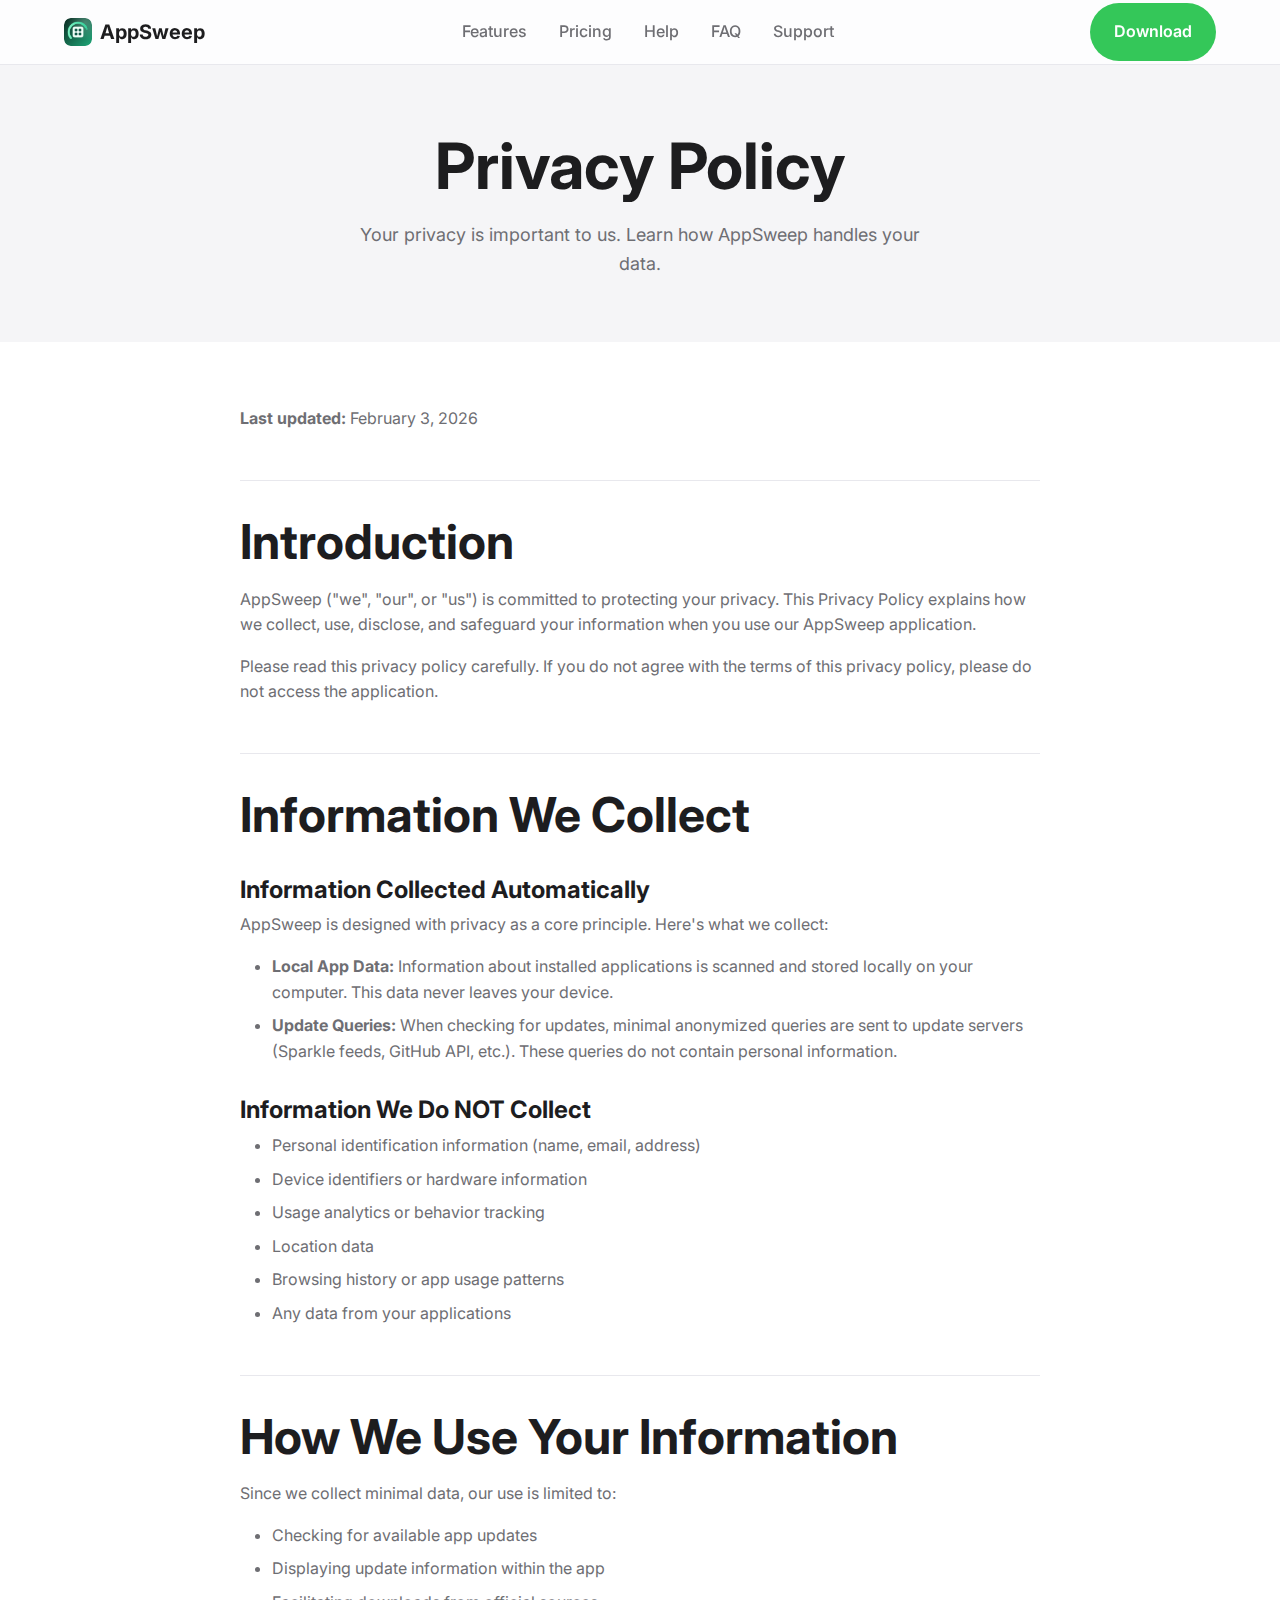
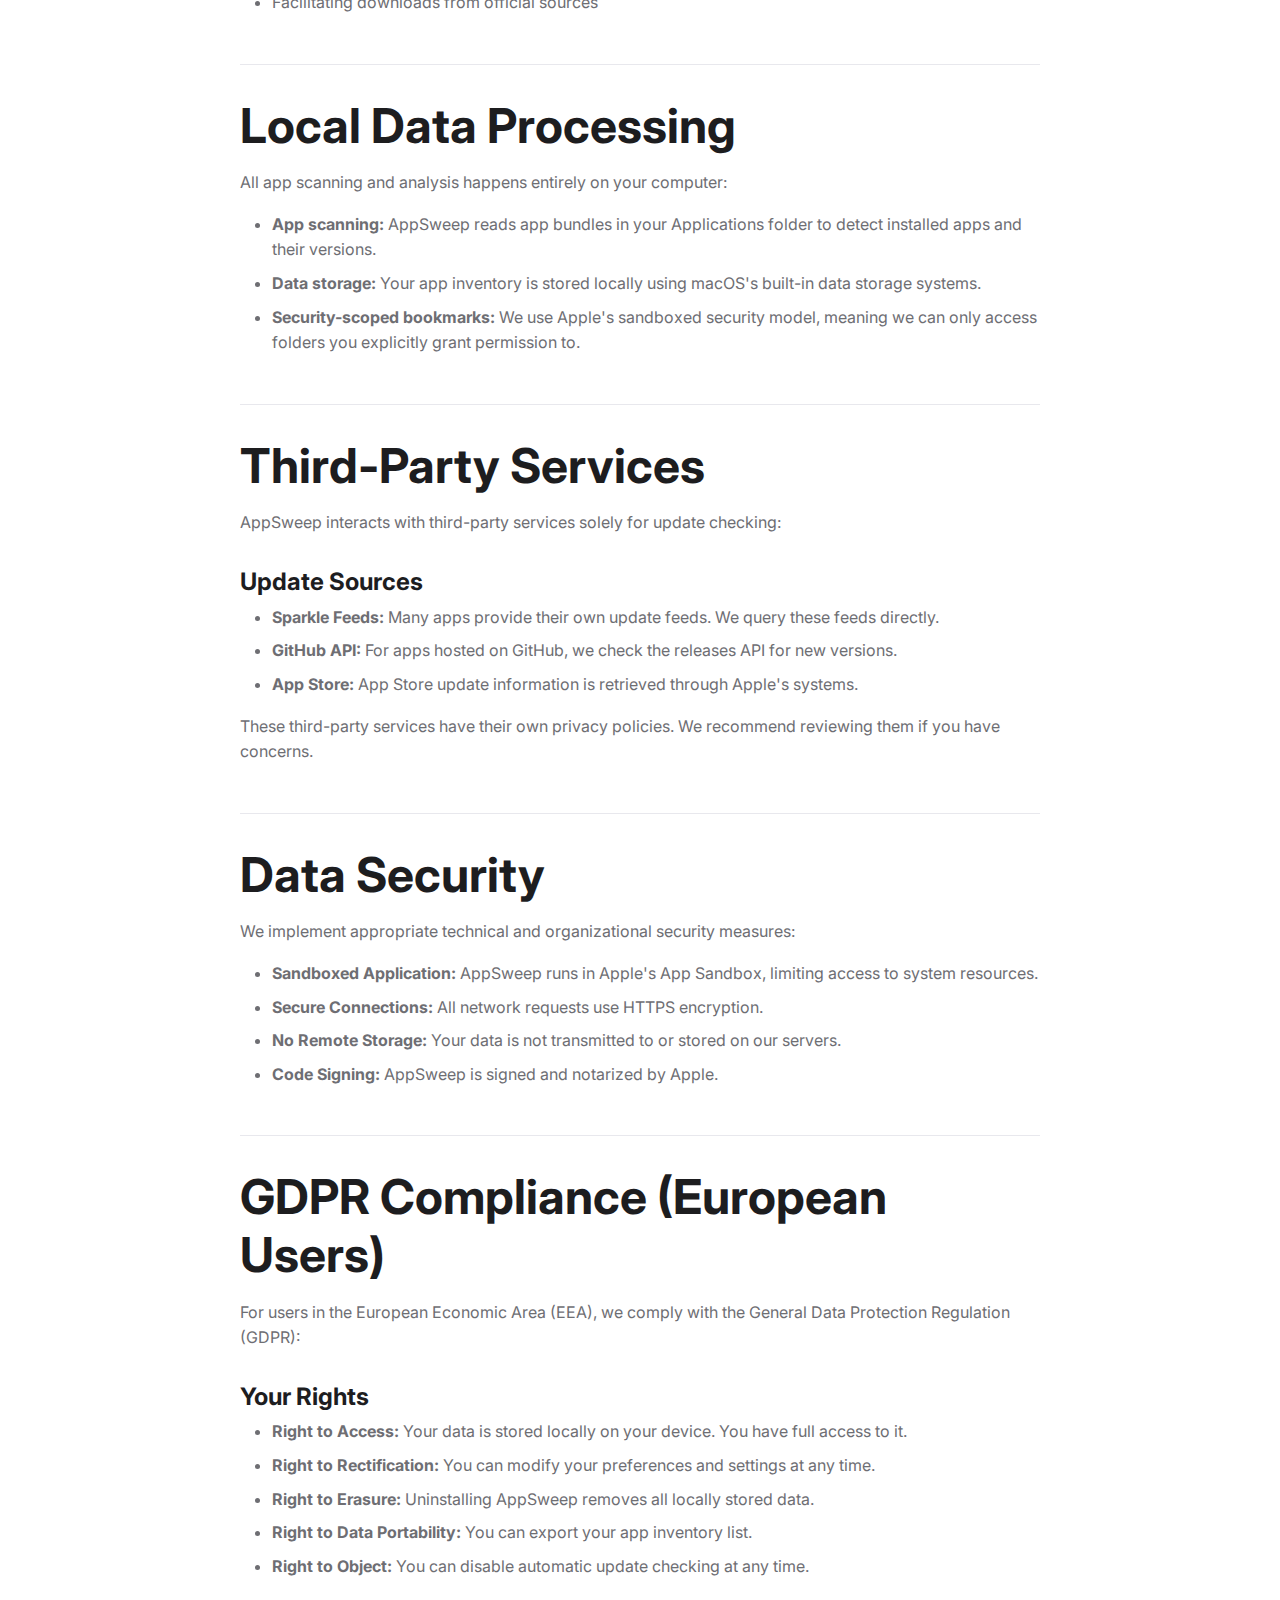
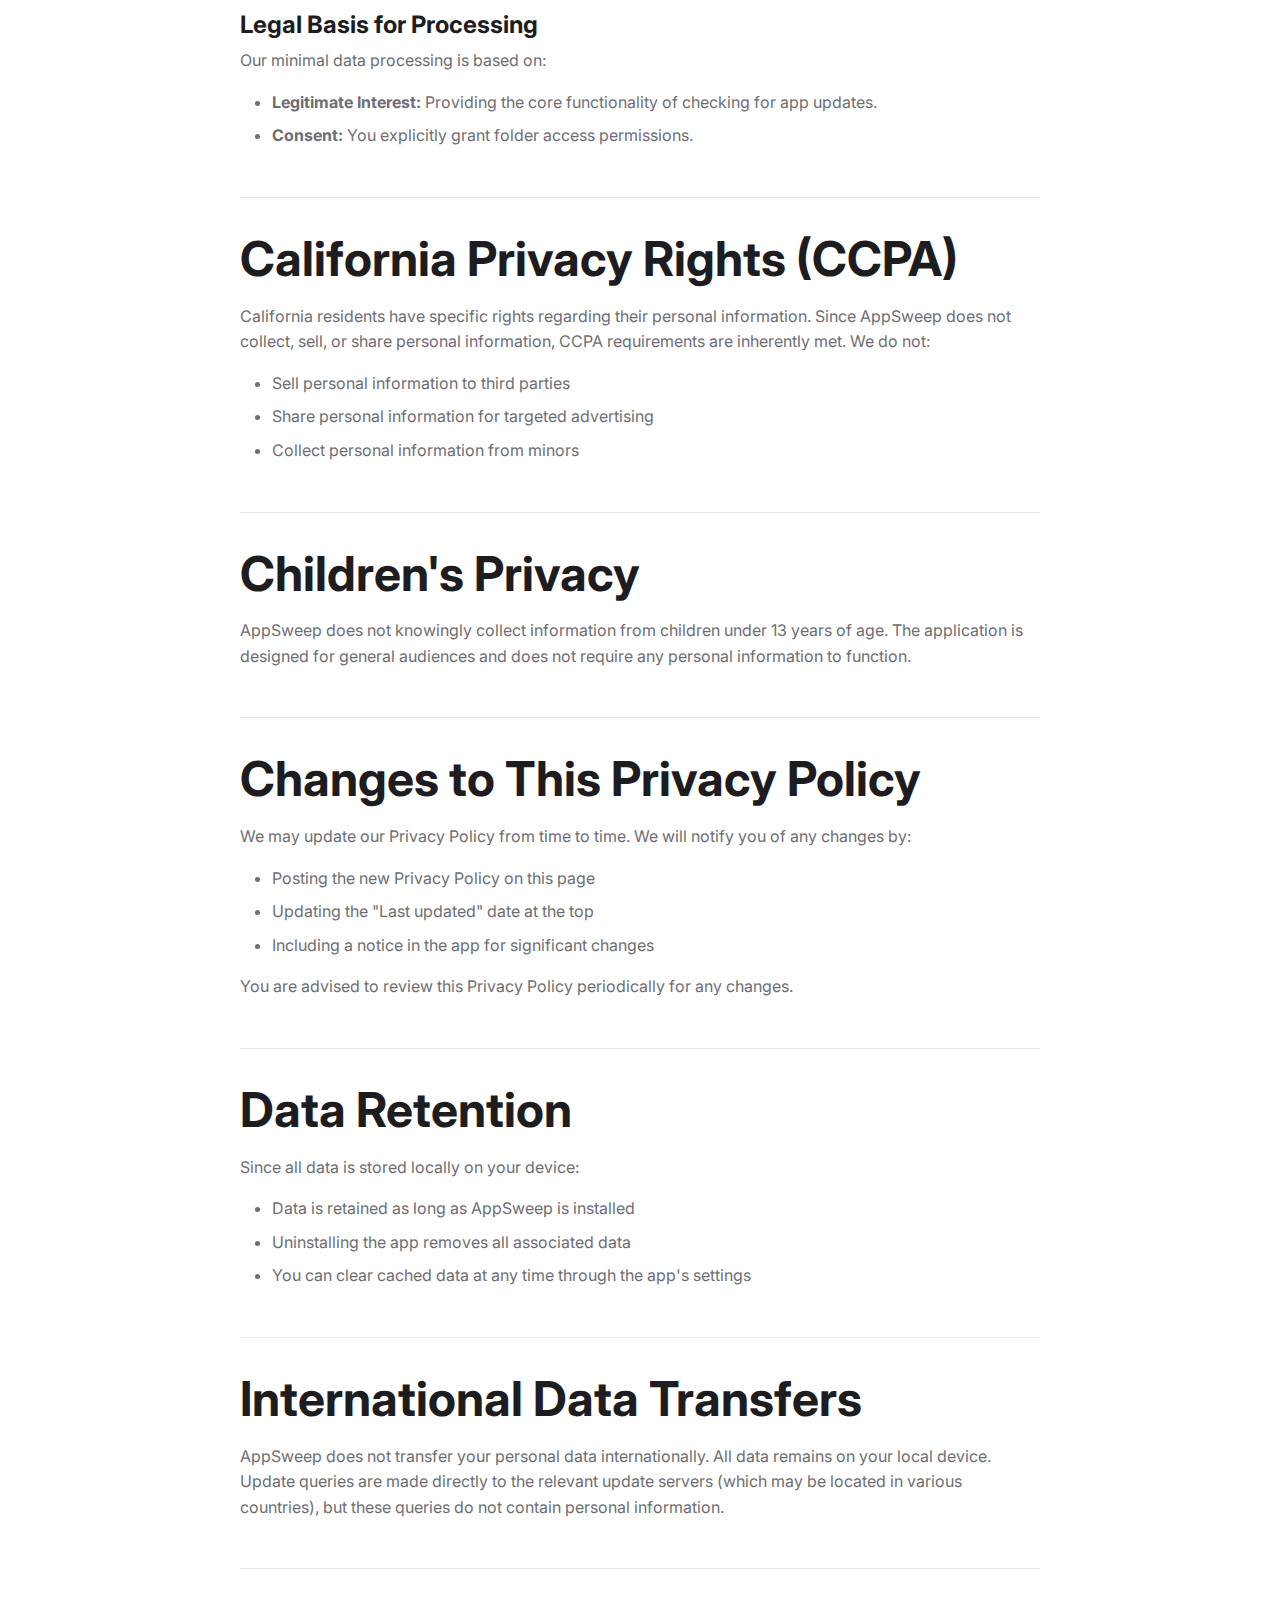
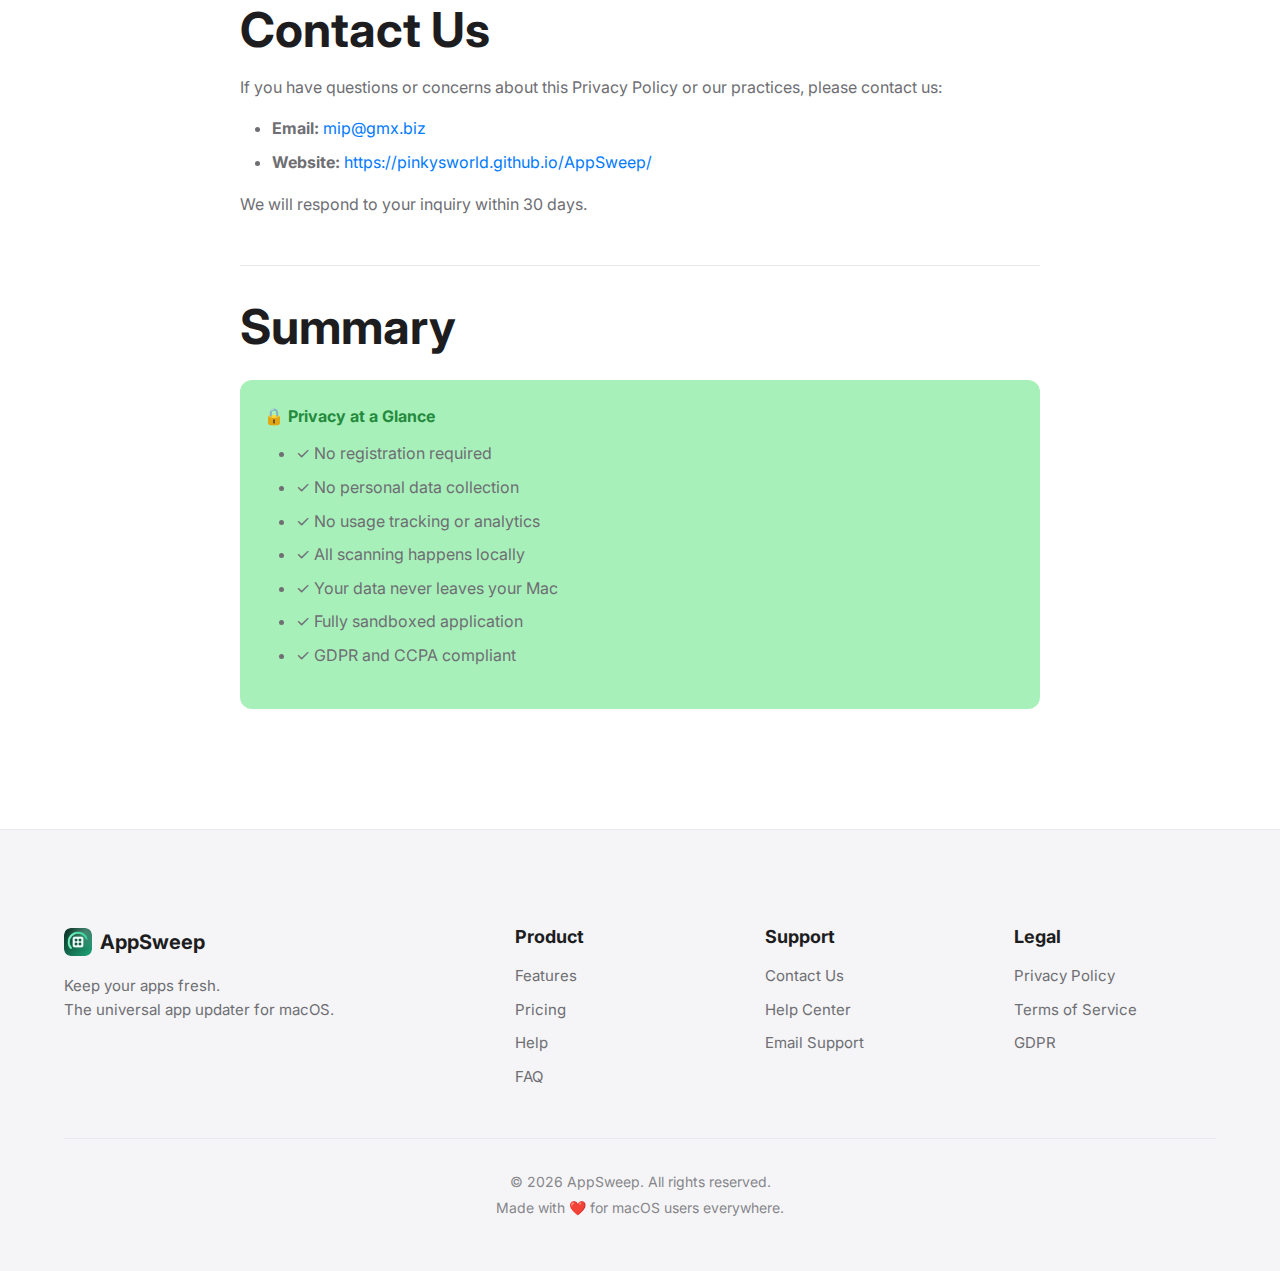
<file: privacy.html>
<!DOCTYPE html>
<html lang="en">
<head>
    <meta charset="UTF-8">
    <meta name="viewport" content="width=device-width, initial-scale=1.0">
    <meta name="description" content="AppSweep Privacy Policy - Learn how we protect your data and privacy.">
    <!-- Open Graph -->
    <meta property="og:title" content="Privacy Policy - AppSweep">
    <meta property="og:description" content="AppSweep Privacy Policy - Learn how we protect your data and privacy.">
    <meta property="og:image" content="https://pinkysworld.github.io/AppSweep/images/og-image.png">
    <meta property="og:url" content="https://pinkysworld.github.io/AppSweep/privacy.html">
    <meta property="og:type" content="website">
    <meta property="og:site_name" content="AppSweep">
    
    <!-- Twitter Card -->
    <meta name="twitter:card" content="summary_large_image">
    <meta name="twitter:title" content="Privacy Policy - AppSweep">
    <meta name="twitter:description" content="AppSweep Privacy Policy - Learn how we protect your data and privacy.">
    <meta name="twitter:image" content="https://pinkysworld.github.io/AppSweep/images/og-image.png">

    <title>Privacy Policy - AppSweep</title>
    
    <link rel="preconnect" href="https://fonts.googleapis.com">
    <link rel="preconnect" href="https://fonts.gstatic.com" crossorigin>
    <link href="https://fonts.googleapis.com/css2?family=Inter:wght@300;400;500;600;700;800&display=swap" rel="stylesheet">
    <link rel="stylesheet" href="css/style.css">
    <link rel="apple-touch-icon" sizes="180x180" href="images/favicon.png">
    <link rel="icon" type="image/png" href="images/favicon.png">
</head>
<body>
    <!-- Navigation -->
    <nav class="navbar">
        <div class="container nav-container">
            <a href="index.html" class="logo">
                <img class="logo-icon" src="images/favicon.png" alt="AppSweep icon">
                <span class="logo-text">AppSweep</span>
            </a>
            <ul class="nav-links">
                <li><a href="index.html#features">Features</a></li>
                <li><a href="index.html#pricing">Pricing</a></li>
                <li><a href="help.html">Help</a></li>
                <li><a href="faq.html">FAQ</a></li>
                <li><a href="support.html">Support</a></li>
            </ul>
            <a href="https://apps.apple.com/app/appsweep" class="btn btn-primary">Download</a>
            <button class="mobile-menu-btn" aria-label="Toggle menu">
                <span></span>
                <span></span>
                <span></span>
            </button>
        </div>
    </nav>

    <!-- Page Header -->
    <section class="page-header">
        <div class="container">
            <h1>Privacy Policy</h1>
            <p>Your privacy is important to us. Learn how AppSweep handles your data.</p>
        </div>
    </section>

    <!-- Page Content -->
    <section class="page-content">
        <div class="container">
            <div class="content-section">
                <p><strong>Last updated:</strong> February 3, 2026</p>
                
                <h2>Introduction</h2>
                <p>AppSweep ("we", "our", or "us") is committed to protecting your privacy. This Privacy Policy explains how we collect, use, disclose, and safeguard your information when you use our AppSweep application.</p>
                <p>Please read this privacy policy carefully. If you do not agree with the terms of this privacy policy, please do not access the application.</p>

                <h2>Information We Collect</h2>
                
                <h3>Information Collected Automatically</h3>
                <p>AppSweep is designed with privacy as a core principle. Here's what we collect:</p>
                <ul>
                    <li><strong>Local App Data:</strong> Information about installed applications is scanned and stored locally on your computer. This data never leaves your device.</li>
                    <li><strong>Update Queries:</strong> When checking for updates, minimal anonymized queries are sent to update servers (Sparkle feeds, GitHub API, etc.). These queries do not contain personal information.</li>
                </ul>

                <h3>Information We Do NOT Collect</h3>
                <ul>
                    <li>Personal identification information (name, email, address)</li>
                    <li>Device identifiers or hardware information</li>
                    <li>Usage analytics or behavior tracking</li>
                    <li>Location data</li>
                    <li>Browsing history or app usage patterns</li>
                    <li>Any data from your applications</li>
                </ul>

                <h2>How We Use Your Information</h2>
                <p>Since we collect minimal data, our use is limited to:</p>
                <ul>
                    <li>Checking for available app updates</li>
                    <li>Displaying update information within the app</li>
                    <li>Facilitating downloads from official sources</li>
                </ul>

                <h2 id="local-processing">Local Data Processing</h2>
                <p>All app scanning and analysis happens entirely on your computer:</p>
                <ul>
                    <li><strong>App scanning:</strong> AppSweep reads app bundles in your Applications folder to detect installed apps and their versions.</li>
                    <li><strong>Data storage:</strong> Your app inventory is stored locally using macOS's built-in data storage systems.</li>
                    <li><strong>Security-scoped bookmarks:</strong> We use Apple's sandboxed security model, meaning we can only access folders you explicitly grant permission to.</li>
                </ul>

                <h2>Third-Party Services</h2>
                <p>AppSweep interacts with third-party services solely for update checking:</p>
                
                <h3>Update Sources</h3>
                <ul>
                    <li><strong>Sparkle Feeds:</strong> Many apps provide their own update feeds. We query these feeds directly.</li>
                    <li><strong>GitHub API:</strong> For apps hosted on GitHub, we check the releases API for new versions.</li>
                    <li><strong>App Store:</strong> App Store update information is retrieved through Apple's systems.</li>
                </ul>
                <p>These third-party services have their own privacy policies. We recommend reviewing them if you have concerns.</p>

                <h2>Data Security</h2>
                <p>We implement appropriate technical and organizational security measures:</p>
                <ul>
                    <li><strong>Sandboxed Application:</strong> AppSweep runs in Apple's App Sandbox, limiting access to system resources.</li>
                    <li><strong>Secure Connections:</strong> All network requests use HTTPS encryption.</li>
                    <li><strong>No Remote Storage:</strong> Your data is not transmitted to or stored on our servers.</li>
                    <li><strong>Code Signing:</strong> AppSweep is signed and notarized by Apple.</li>
                </ul>

                <h2 id="gdpr">GDPR Compliance (European Users)</h2>
                <p>For users in the European Economic Area (EEA), we comply with the General Data Protection Regulation (GDPR):</p>
                
                <h3>Your Rights</h3>
                <ul>
                    <li><strong>Right to Access:</strong> Your data is stored locally on your device. You have full access to it.</li>
                    <li><strong>Right to Rectification:</strong> You can modify your preferences and settings at any time.</li>
                    <li><strong>Right to Erasure:</strong> Uninstalling AppSweep removes all locally stored data.</li>
                    <li><strong>Right to Data Portability:</strong> You can export your app inventory list.</li>
                    <li><strong>Right to Object:</strong> You can disable automatic update checking at any time.</li>
                </ul>

                <h3>Legal Basis for Processing</h3>
                <p>Our minimal data processing is based on:</p>
                <ul>
                    <li><strong>Legitimate Interest:</strong> Providing the core functionality of checking for app updates.</li>
                    <li><strong>Consent:</strong> You explicitly grant folder access permissions.</li>
                </ul>

                <h2>California Privacy Rights (CCPA)</h2>
                <p>California residents have specific rights regarding their personal information. Since AppSweep does not collect, sell, or share personal information, CCPA requirements are inherently met. We do not:</p>
                <ul>
                    <li>Sell personal information to third parties</li>
                    <li>Share personal information for targeted advertising</li>
                    <li>Collect personal information from minors</li>
                </ul>

                <h2>Children's Privacy</h2>
                <p>AppSweep does not knowingly collect information from children under 13 years of age. The application is designed for general audiences and does not require any personal information to function.</p>

                <h2>Changes to This Privacy Policy</h2>
                <p>We may update our Privacy Policy from time to time. We will notify you of any changes by:</p>
                <ul>
                    <li>Posting the new Privacy Policy on this page</li>
                    <li>Updating the "Last updated" date at the top</li>
                    <li>Including a notice in the app for significant changes</li>
                </ul>
                <p>You are advised to review this Privacy Policy periodically for any changes.</p>

                <h2>Data Retention</h2>
                <p>Since all data is stored locally on your device:</p>
                <ul>
                    <li>Data is retained as long as AppSweep is installed</li>
                    <li>Uninstalling the app removes all associated data</li>
                    <li>You can clear cached data at any time through the app's settings</li>
                </ul>

                <h2>International Data Transfers</h2>
                <p>AppSweep does not transfer your personal data internationally. All data remains on your local device. Update queries are made directly to the relevant update servers (which may be located in various countries), but these queries do not contain personal information.</p>

                <h2>Contact Us</h2>
                <p>If you have questions or concerns about this Privacy Policy or our practices, please contact us:</p>
                <ul>
                    <li><strong>Email:</strong> <a href="mailto:mip@gmx.biz">mip@gmx.biz</a></li>
                    <li><strong>Website:</strong> <a href="https://pinkysworld.github.io/AppSweep/">https://pinkysworld.github.io/AppSweep/</a></li>
                </ul>
                <p>We will respond to your inquiry within 30 days.</p>

                <h2>Summary</h2>
                <div class="tip-box">
                    <strong>🔒 Privacy at a Glance</strong>
                    <ul style="margin-top: 12px;">
                        <li>✓ No registration required</li>
                        <li>✓ No personal data collection</li>
                        <li>✓ No usage tracking or analytics</li>
                        <li>✓ All scanning happens locally</li>
                        <li>✓ Your data never leaves your Mac</li>
                        <li>✓ Fully sandboxed application</li>
                        <li>✓ GDPR and CCPA compliant</li>
                    </ul>
                </div>
            </div>
        </div>
    </section>

    <!-- Footer -->
    <footer class="footer">
        <div class="container">
            <div class="footer-grid">
                <div class="footer-brand">
                    <a href="index.html" class="logo">
                        <img class="logo-icon" src="images/favicon.png" alt="AppSweep icon">
                        <span class="logo-text">AppSweep</span>
                    </a>
                    <p>Keep your apps fresh.<br>The universal app updater for macOS.</p>
                </div>
                
                <div class="footer-links">
                    <h4>Product</h4>
                    <ul>
                        <li><a href="index.html#features">Features</a></li>
                        <li><a href="index.html#pricing">Pricing</a></li>
                        <li><a href="help.html">Help</a></li>
                        <li><a href="faq.html">FAQ</a></li>
                    </ul>
                </div>
                
                <div class="footer-links">
                    <h4>Support</h4>
                    <ul>
                        <li><a href="support.html">Contact Us</a></li>
                        <li><a href="faq.html">Help Center</a></li>
                        <li><a href="mailto:mip@gmx.biz">Email Support</a></li>
                    </ul>
                </div>
                
                <div class="footer-links">
                    <h4>Legal</h4>
                    <ul>
                        <li><a href="privacy.html">Privacy Policy</a></li>
                        <li><a href="terms.html">Terms of Service</a></li>
                        <li><a href="privacy.html#gdpr">GDPR</a></li>
                    </ul>
                </div>
            </div>
            
            <div class="footer-bottom">
                <p>&copy; 2026 AppSweep. All rights reserved.</p>
                <p>Made with ❤️ for macOS users everywhere.</p>
            </div>
        </div>
    </footer>

    <script src="js/main.js"></script>
</body>
</html>
</file>
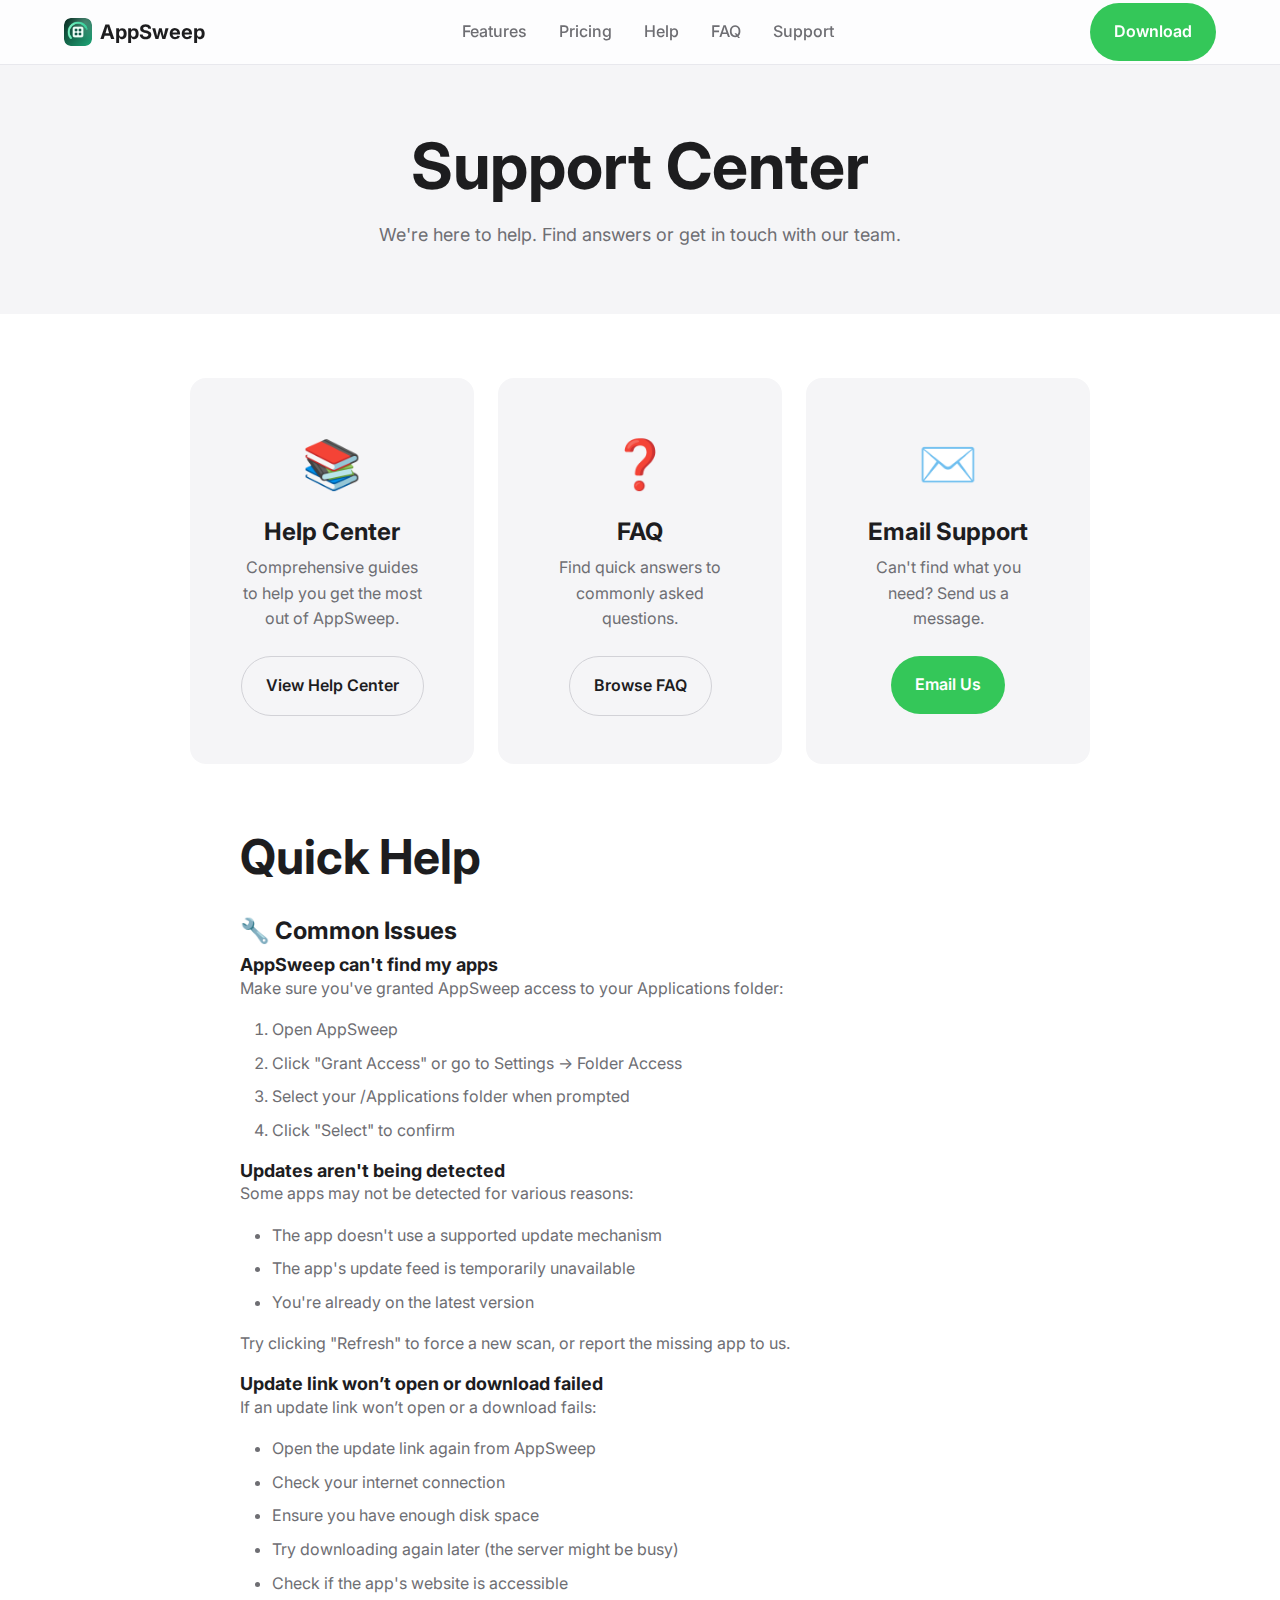
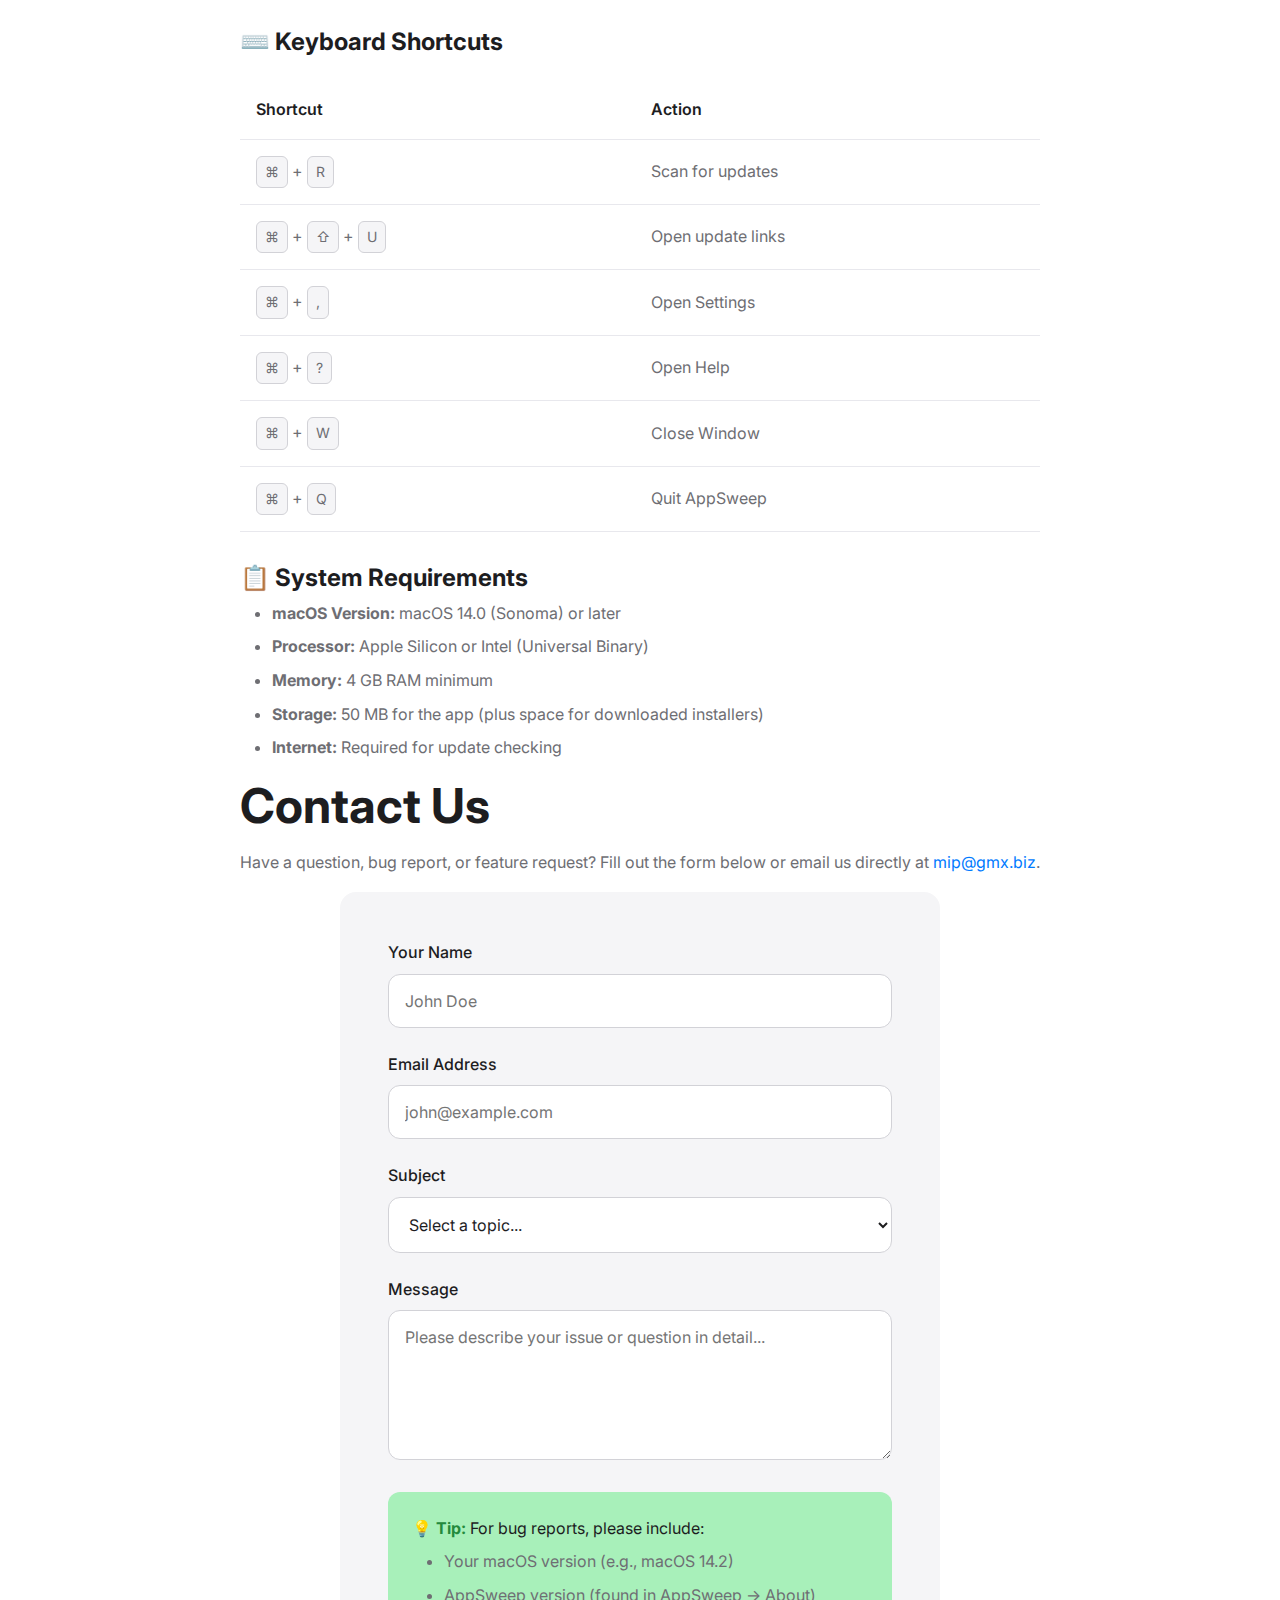
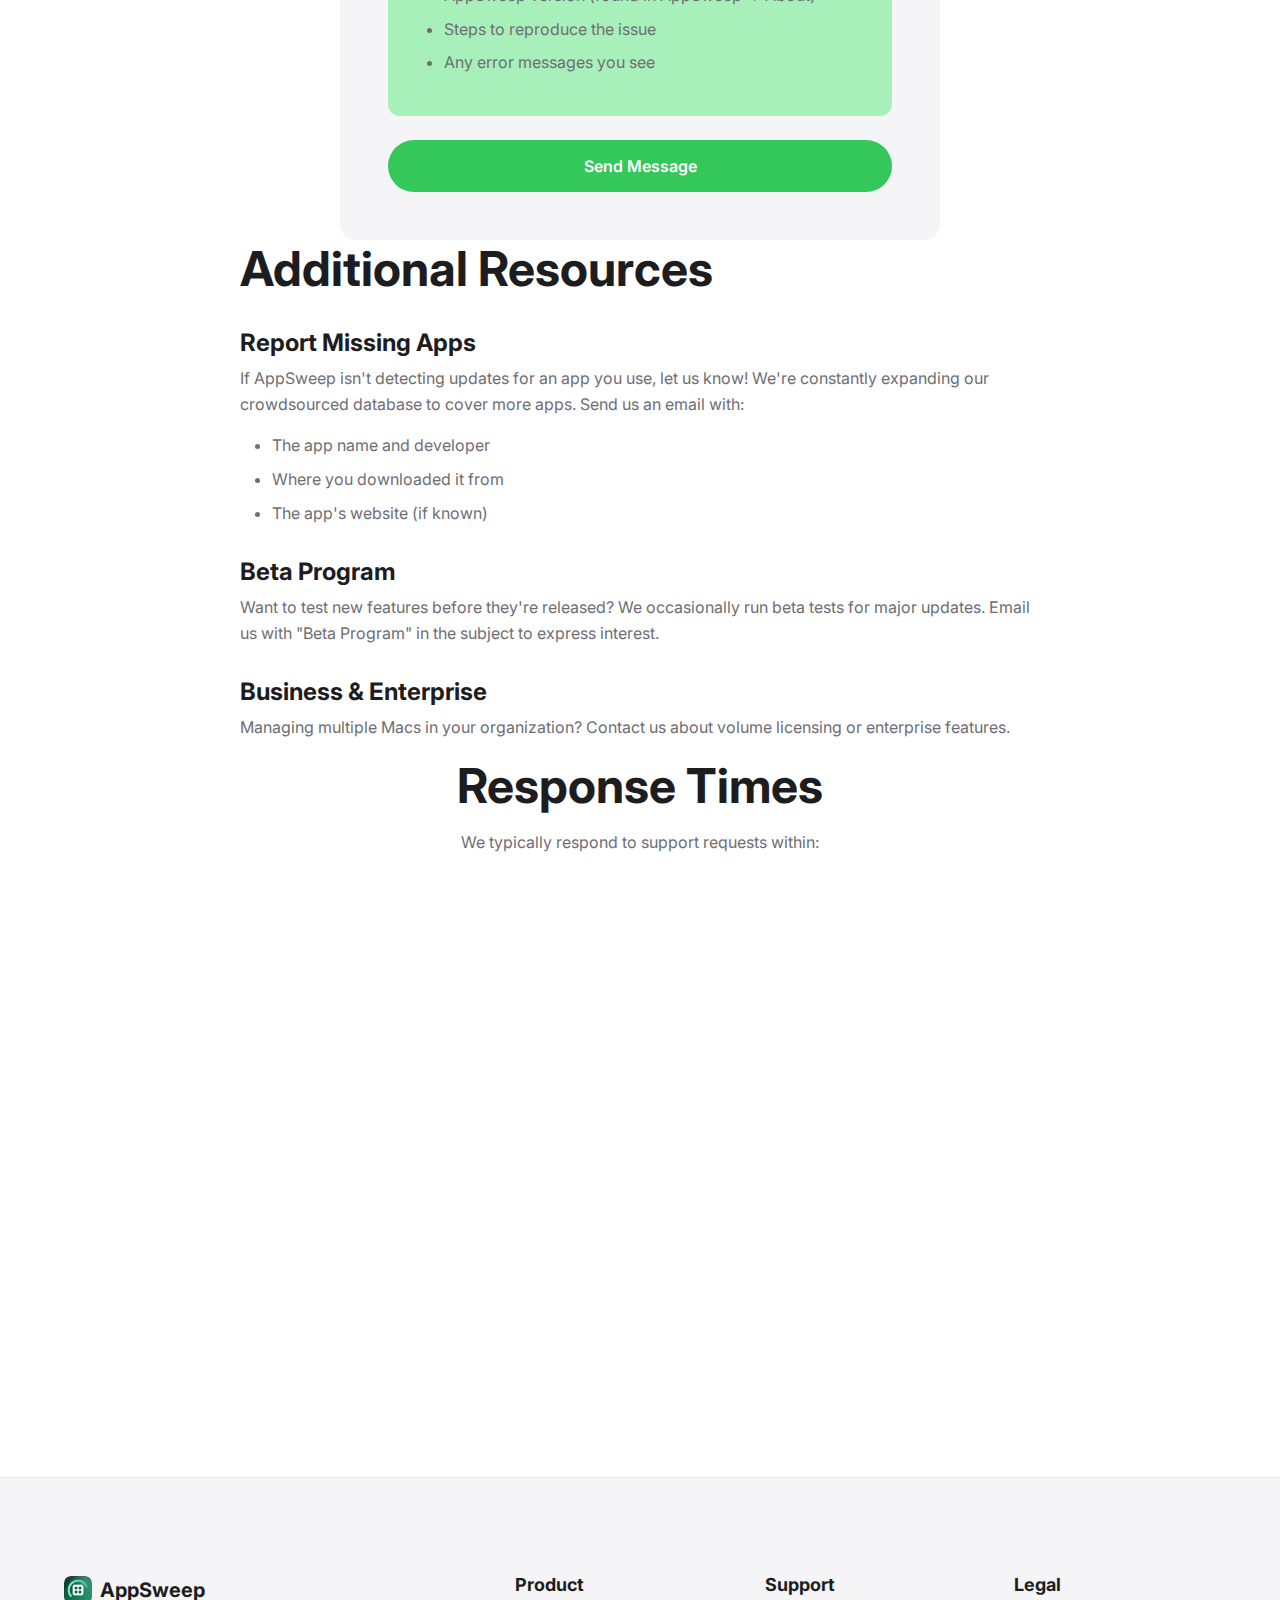
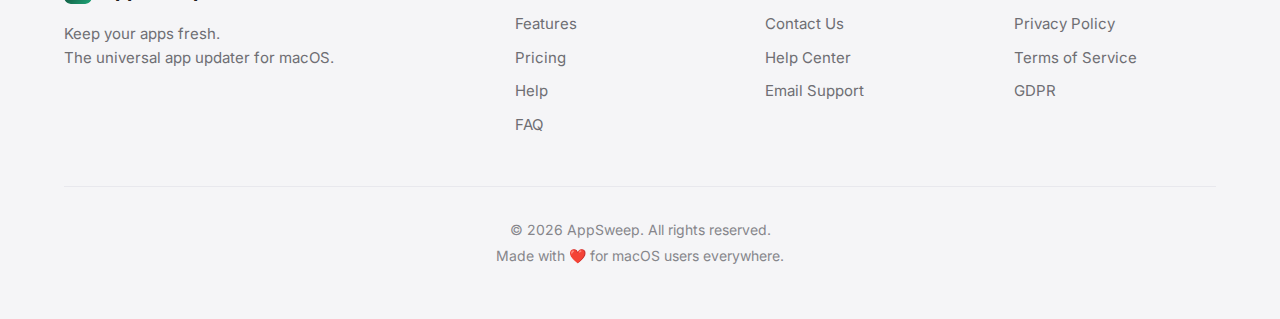
<file: support.html>
<!DOCTYPE html>
<html lang="en">
<head>
    <meta charset="UTF-8">
    <meta name="viewport" content="width=device-width, initial-scale=1.0">
    <meta name="description" content="AppSweep Support - Get help with AppSweep app updater for macOS.">
    <!-- Open Graph -->
    <meta property="og:title" content="Support - AppSweep">
    <meta property="og:description" content="AppSweep Support - Get help with AppSweep app updater for macOS.">
    <meta property="og:image" content="https://pinkysworld.github.io/AppSweep/images/og-image.png">
    <meta property="og:url" content="https://pinkysworld.github.io/AppSweep/support.html">
    <meta property="og:type" content="website">
    <meta property="og:site_name" content="AppSweep">
    
    <!-- Twitter Card -->
    <meta name="twitter:card" content="summary_large_image">
    <meta name="twitter:title" content="Support - AppSweep">
    <meta name="twitter:description" content="AppSweep Support - Get help with AppSweep app updater for macOS.">
    <meta name="twitter:image" content="https://pinkysworld.github.io/AppSweep/images/og-image.png">

    <title>Support - AppSweep</title>
    
    <link rel="preconnect" href="https://fonts.googleapis.com">
    <link rel="preconnect" href="https://fonts.gstatic.com" crossorigin>
    <link href="https://fonts.googleapis.com/css2?family=Inter:wght@300;400;500;600;700;800&display=swap" rel="stylesheet">
    <link rel="stylesheet" href="css/style.css">
    <link rel="apple-touch-icon" sizes="180x180" href="images/favicon.png">
    <link rel="icon" type="image/png" href="images/favicon.png">
</head>
<body>
    <!-- Navigation -->
    <nav class="navbar">
        <div class="container nav-container">
            <a href="index.html" class="logo">
                <img class="logo-icon" src="images/favicon.png" alt="AppSweep icon">
                <span class="logo-text">AppSweep</span>
            </a>
            <ul class="nav-links">
                <li><a href="index.html#features">Features</a></li>
                <li><a href="index.html#pricing">Pricing</a></li>
                <li><a href="help.html">Help</a></li>
                <li><a href="faq.html">FAQ</a></li>
                <li><a href="support.html" class="active">Support</a></li>
            </ul>
            <a href="https://apps.apple.com/app/appsweep" class="btn btn-primary">Download</a>
            <button class="mobile-menu-btn" aria-label="Toggle menu">
                <span></span>
                <span></span>
                <span></span>
            </button>
        </div>
    </nav>

    <!-- Page Header -->
    <section class="page-header">
        <div class="container">
            <h1>Support Center</h1>
            <p>We're here to help. Find answers or get in touch with our team.</p>
        </div>
    </section>

    <!-- Support Options -->
    <section class="page-content">
        <div class="container">
            <div class="support-options">
                <div class="support-card">
                    <div class="support-icon">📚</div>
                    <h3>Help Center</h3>
                    <p>Comprehensive guides to help you get the most out of AppSweep.</p>
                    <a href="help.html" class="btn btn-secondary">View Help Center</a>
                </div>
                
                <div class="support-card">
                    <div class="support-icon">❓</div>
                    <h3>FAQ</h3>
                    <p>Find quick answers to commonly asked questions.</p>
                    <a href="faq.html" class="btn btn-secondary">Browse FAQ</a>
                </div>
                
                <div class="support-card">
                    <div class="support-icon">✉️</div>
                    <h3>Email Support</h3>
                    <p>Can't find what you need? Send us a message.</p>
                    <a href="mailto:mip@gmx.biz" class="btn btn-primary">Email Us</a>
                </div>
            </div>

            <!-- Quick Help Section -->
            <div class="content-section">
                <h2>Quick Help</h2>
                
                <h3>🔧 Common Issues</h3>
                
                <h4>AppSweep can't find my apps</h4>
                <p>Make sure you've granted AppSweep access to your Applications folder:</p>
                <ol>
                    <li>Open AppSweep</li>
                    <li>Click "Grant Access" or go to Settings → Folder Access</li>
                    <li>Select your /Applications folder when prompted</li>
                    <li>Click "Select" to confirm</li>
                </ol>

                <h4>Updates aren't being detected</h4>
                <p>Some apps may not be detected for various reasons:</p>
                <ul>
                    <li>The app doesn't use a supported update mechanism</li>
                    <li>The app's update feed is temporarily unavailable</li>
                    <li>You're already on the latest version</li>
                </ul>
                <p>Try clicking "Refresh" to force a new scan, or report the missing app to us.</p>

                <h4>Update link won’t open or download failed</h4>
                <p>If an update link won’t open or a download fails:</p>
                <ul>
                    <li>Open the update link again from AppSweep</li>
                    <li>Check your internet connection</li>
                    <li>Ensure you have enough disk space</li>
                    <li>Try downloading again later (the server might be busy)</li>
                    <li>Check if the app's website is accessible</li>
                </ul>

                <h3>⌨️ Keyboard Shortcuts</h3>
                <table class="shortcuts-table">
                    <thead>
                        <tr>
                            <th>Shortcut</th>
                            <th>Action</th>
                        </tr>
                    </thead>
                    <tbody>
                        <tr>
                            <td><kbd>⌘</kbd> + <kbd>R</kbd></td>
                            <td>Scan for updates</td>
                        </tr>
                        <tr>
                            <td><kbd>⌘</kbd> + <kbd>⇧</kbd> + <kbd>U</kbd></td>
                            <td>Open update links</td>
                        </tr>
                        <tr>
                            <td><kbd>⌘</kbd> + <kbd>,</kbd></td>
                            <td>Open Settings</td>
                        </tr>
                        <tr>
                            <td><kbd>⌘</kbd> + <kbd>?</kbd></td>
                            <td>Open Help</td>
                        </tr>
                        <tr>
                            <td><kbd>⌘</kbd> + <kbd>W</kbd></td>
                            <td>Close Window</td>
                        </tr>
                        <tr>
                            <td><kbd>⌘</kbd> + <kbd>Q</kbd></td>
                            <td>Quit AppSweep</td>
                        </tr>
                    </tbody>
                </table>

                <h3>📋 System Requirements</h3>
                <ul>
                    <li><strong>macOS Version:</strong> macOS 14.0 (Sonoma) or later</li>
                    <li><strong>Processor:</strong> Apple Silicon or Intel (Universal Binary)</li>
                    <li><strong>Memory:</strong> 4 GB RAM minimum</li>
                    <li><strong>Storage:</strong> 50 MB for the app (plus space for downloaded installers)</li>
                    <li><strong>Internet:</strong> Required for update checking</li>
                </ul>
            </div>

            <!-- Contact Form -->
            <div class="content-section">
                <h2>Contact Us</h2>
                <p>Have a question, bug report, or feature request? Fill out the form below or email us directly at <a href="mailto:mip@gmx.biz">mip@gmx.biz</a>.</p>
                
                <form class="contact-form" id="contact-form">
                    <div class="form-group">
                        <label for="name">Your Name</label>
                        <input type="text" id="name" name="name" required placeholder="John Doe">
                    </div>
                    
                    <div class="form-group">
                        <label for="email">Email Address</label>
                        <input type="email" id="email" name="email" required placeholder="john@example.com">
                    </div>
                    
                    <div class="form-group">
                        <label for="subject">Subject</label>
                        <select id="subject" name="subject" required>
                            <option value="">Select a topic...</option>
                            <option value="Bug Report">Bug Report</option>
                            <option value="Feature Request">Feature Request</option>
                            <option value="App Not Detected">App Not Being Detected</option>
                            <option value="Purchase Issue">Purchase Issue</option>
                            <option value="General Question">General Question</option>
                            <option value="Other">Other</option>
                        </select>
                    </div>
                    
                    <div class="form-group">
                        <label for="message">Message</label>
                        <textarea id="message" name="message" required placeholder="Please describe your issue or question in detail..."></textarea>
                    </div>
                    
                    <div class="tip-box">
                        <strong>💡 Tip:</strong> For bug reports, please include:
                        <ul style="margin-top: 8px;">
                            <li>Your macOS version (e.g., macOS 14.2)</li>
                            <li>AppSweep version (found in AppSweep → About)</li>
                            <li>Steps to reproduce the issue</li>
                            <li>Any error messages you see</li>
                        </ul>
                    </div>
                    
                    <button type="submit" class="btn btn-primary">Send Message</button>
                </form>
            </div>

            <!-- Additional Resources -->
            <div class="content-section">
                <h2>Additional Resources</h2>
                
                <h3>Report Missing Apps</h3>
                <p>If AppSweep isn't detecting updates for an app you use, let us know! We're constantly expanding our crowdsourced database to cover more apps. Send us an email with:</p>
                <ul>
                    <li>The app name and developer</li>
                    <li>Where you downloaded it from</li>
                    <li>The app's website (if known)</li>
                </ul>
                
                <h3>Beta Program</h3>
                <p>Want to test new features before they're released? We occasionally run beta tests for major updates. Email us with "Beta Program" in the subject to express interest.</p>
                
                <h3>Business & Enterprise</h3>
                <p>Managing multiple Macs in your organization? Contact us about volume licensing or enterprise features.</p>
            </div>

            <!-- Response Time -->
            <div class="content-section text-center">
                <h2>Response Times</h2>
                <p>We typically respond to support requests within:</p>
                <div class="steps-grid" style="margin-top: 24px;">
                    <div class="step-card">
                        <div class="step-number" style="background: var(--color-success);">24h</div>
                        <h3>Bug Reports</h3>
                        <p>Critical issues are prioritized</p>
                    </div>
                    <div class="step-card">
                        <div class="step-number" style="background: var(--color-secondary);">48h</div>
                        <h3>General Questions</h3>
                        <p>Most inquiries answered within 2 days</p>
                    </div>
                    <div class="step-card">
                        <div class="step-number" style="background: var(--color-accent);">1 week</div>
                        <h3>Feature Requests</h3>
                        <p>We review and consider all suggestions</p>
                    </div>
                </div>
            </div>
        </div>
    </section>

    <!-- Footer -->
    <footer class="footer">
        <div class="container">
            <div class="footer-grid">
                <div class="footer-brand">
                    <a href="index.html" class="logo">
                        <img class="logo-icon" src="images/favicon.png" alt="AppSweep icon">
                        <span class="logo-text">AppSweep</span>
                    </a>
                    <p>Keep your apps fresh.<br>The universal app updater for macOS.</p>
                </div>
                
                <div class="footer-links">
                    <h4>Product</h4>
                    <ul>
                        <li><a href="index.html#features">Features</a></li>
                        <li><a href="index.html#pricing">Pricing</a></li>
                        <li><a href="help.html">Help</a></li>
                        <li><a href="faq.html">FAQ</a></li>
                    </ul>
                </div>
                
                <div class="footer-links">
                    <h4>Support</h4>
                    <ul>
                        <li><a href="support.html">Contact Us</a></li>
                        <li><a href="faq.html">Help Center</a></li>
                        <li><a href="mailto:mip@gmx.biz">Email Support</a></li>
                    </ul>
                </div>
                
                <div class="footer-links">
                    <h4>Legal</h4>
                    <ul>
                        <li><a href="privacy.html">Privacy Policy</a></li>
                        <li><a href="terms.html">Terms of Service</a></li>
                        <li><a href="privacy.html#gdpr">GDPR</a></li>
                    </ul>
                </div>
            </div>
            
            <div class="footer-bottom">
                <p>&copy; 2026 AppSweep. All rights reserved.</p>
                <p>Made with ❤️ for macOS users everywhere.</p>
            </div>
        </div>
    </footer>

    <script src="js/main.js"></script>
</body>
</html>
</file>
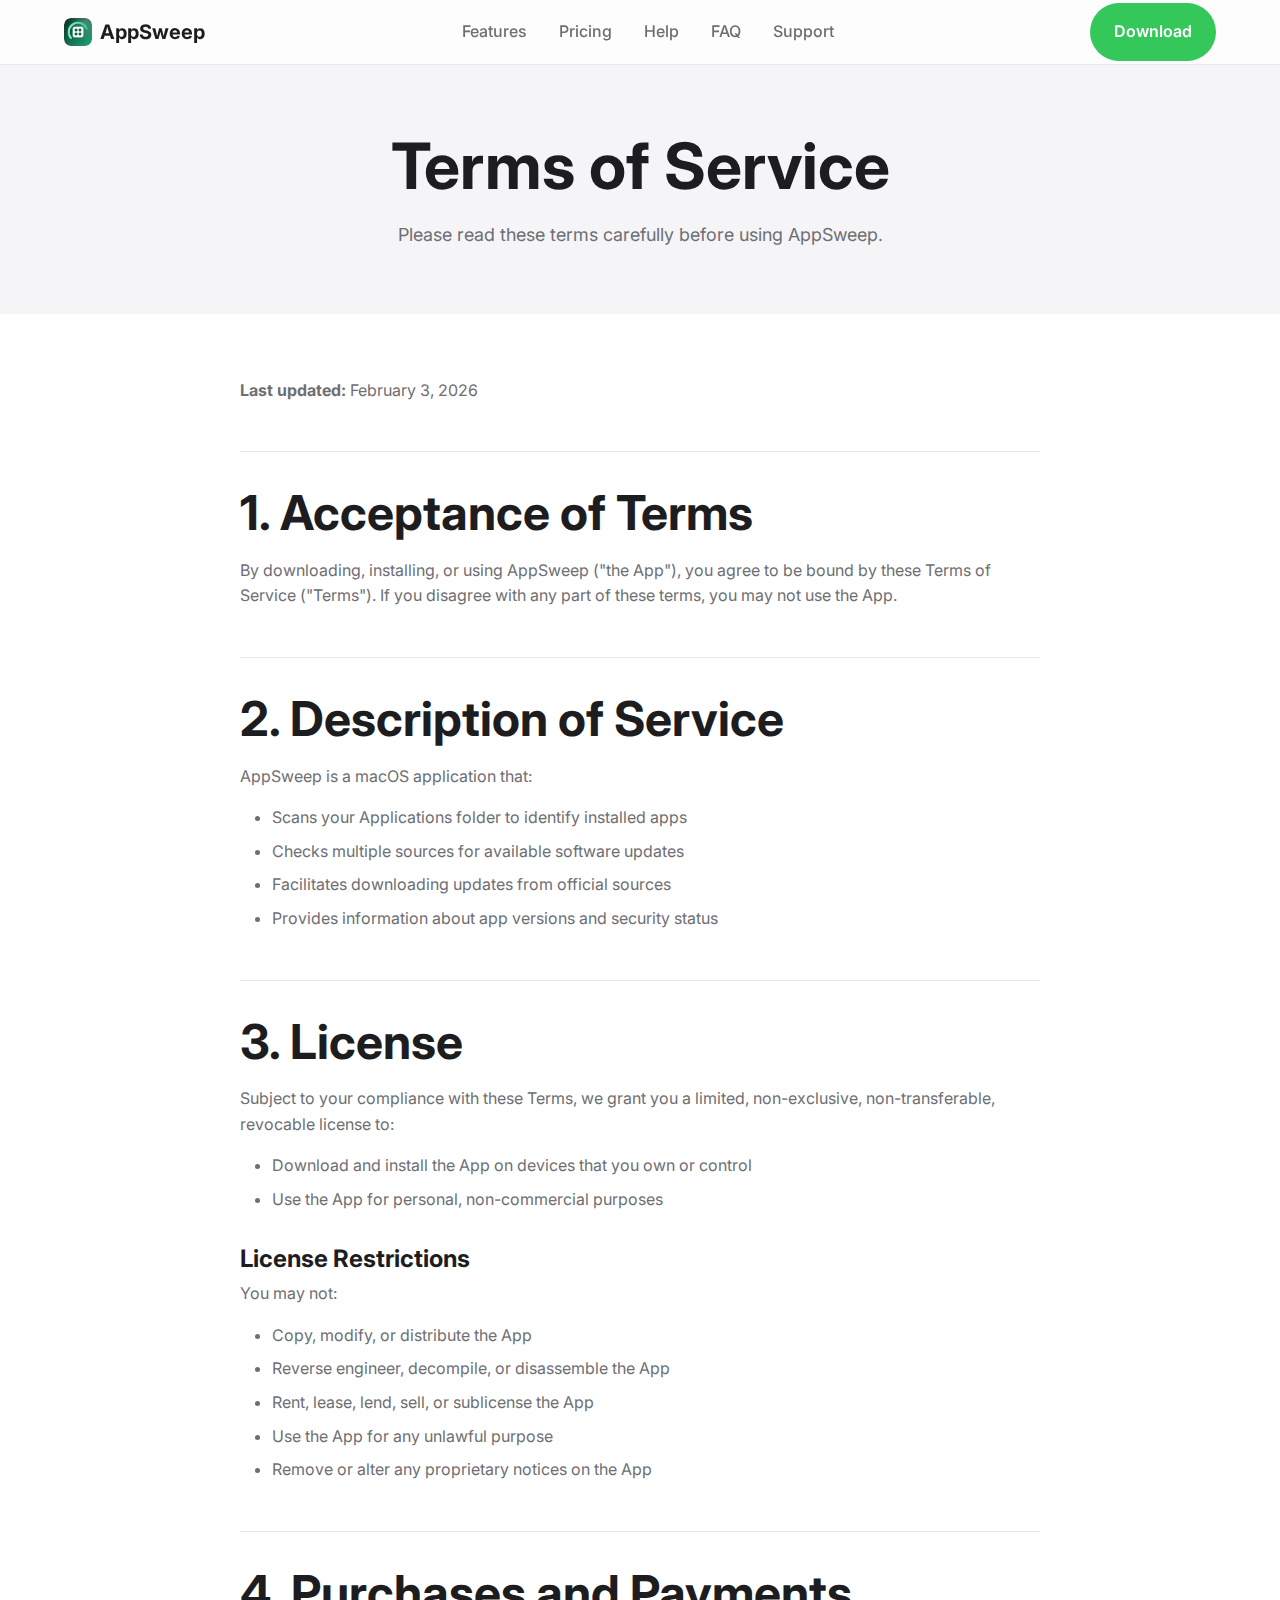
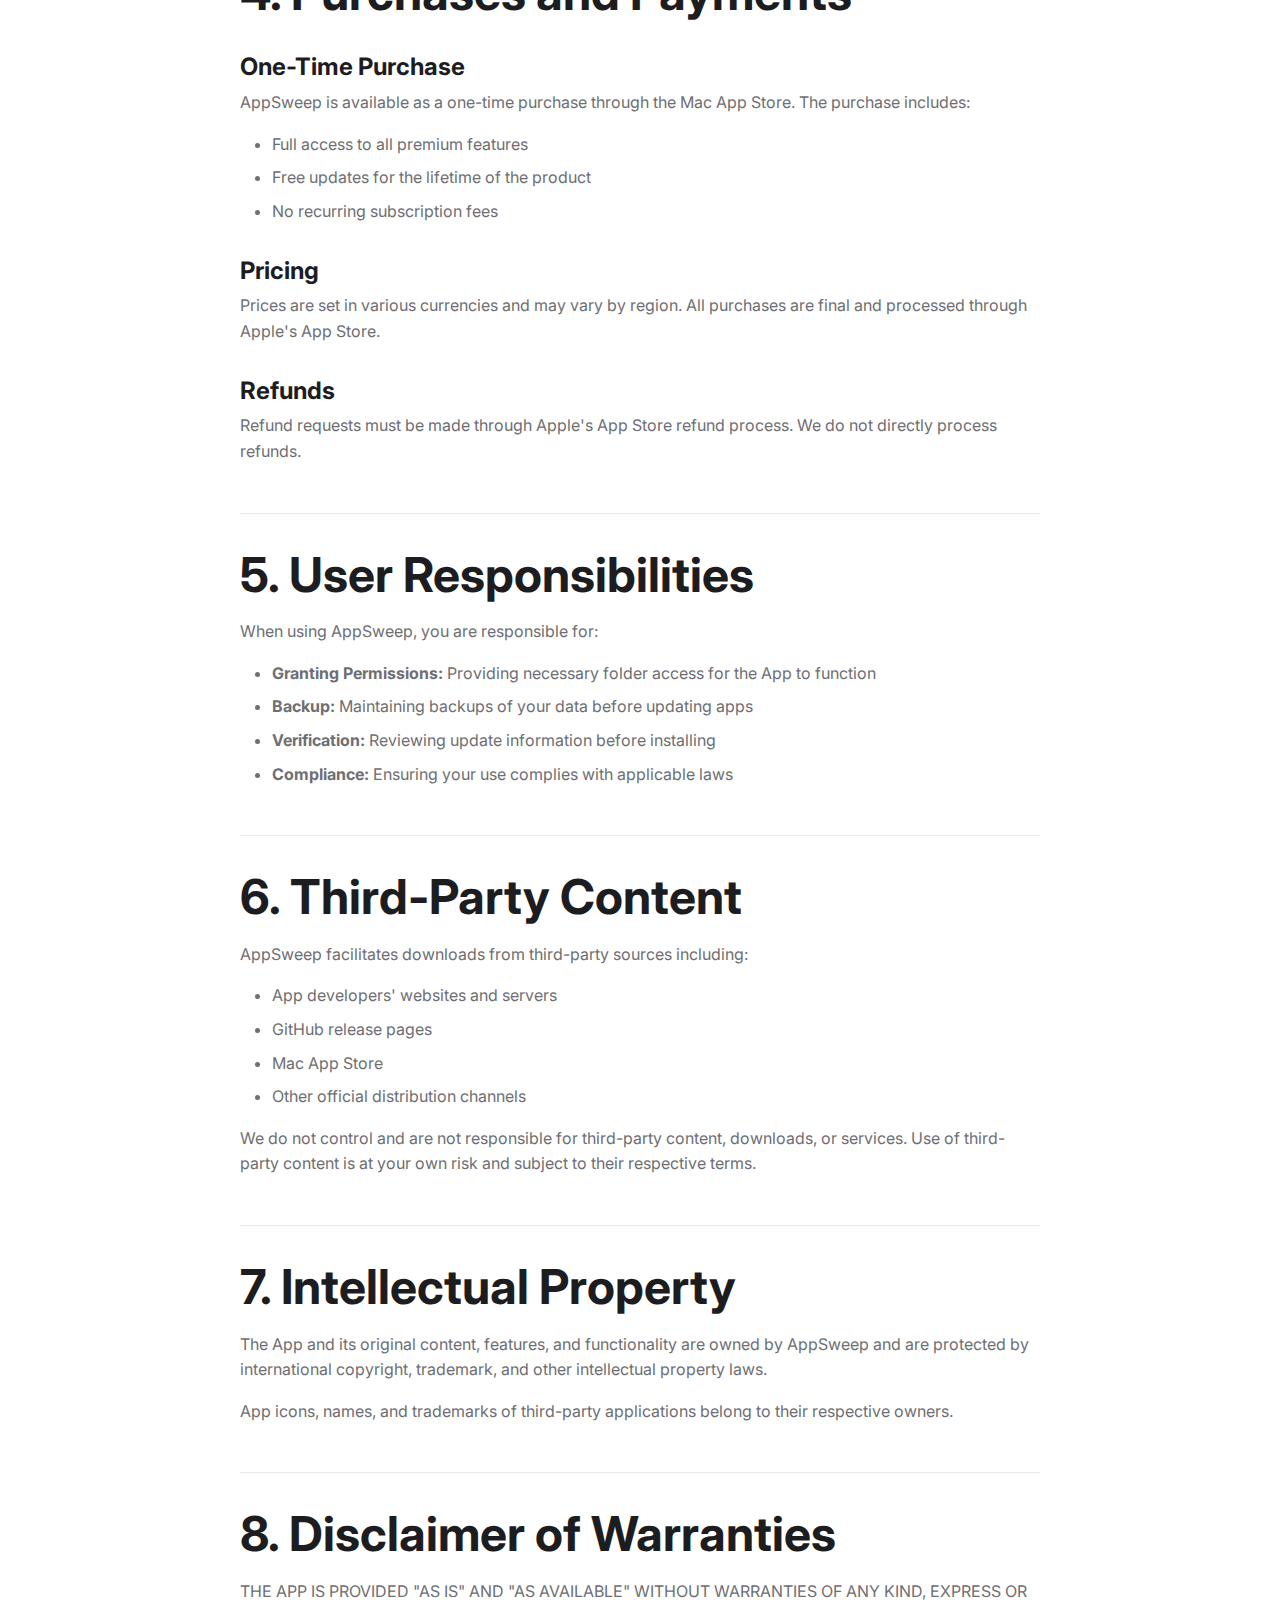
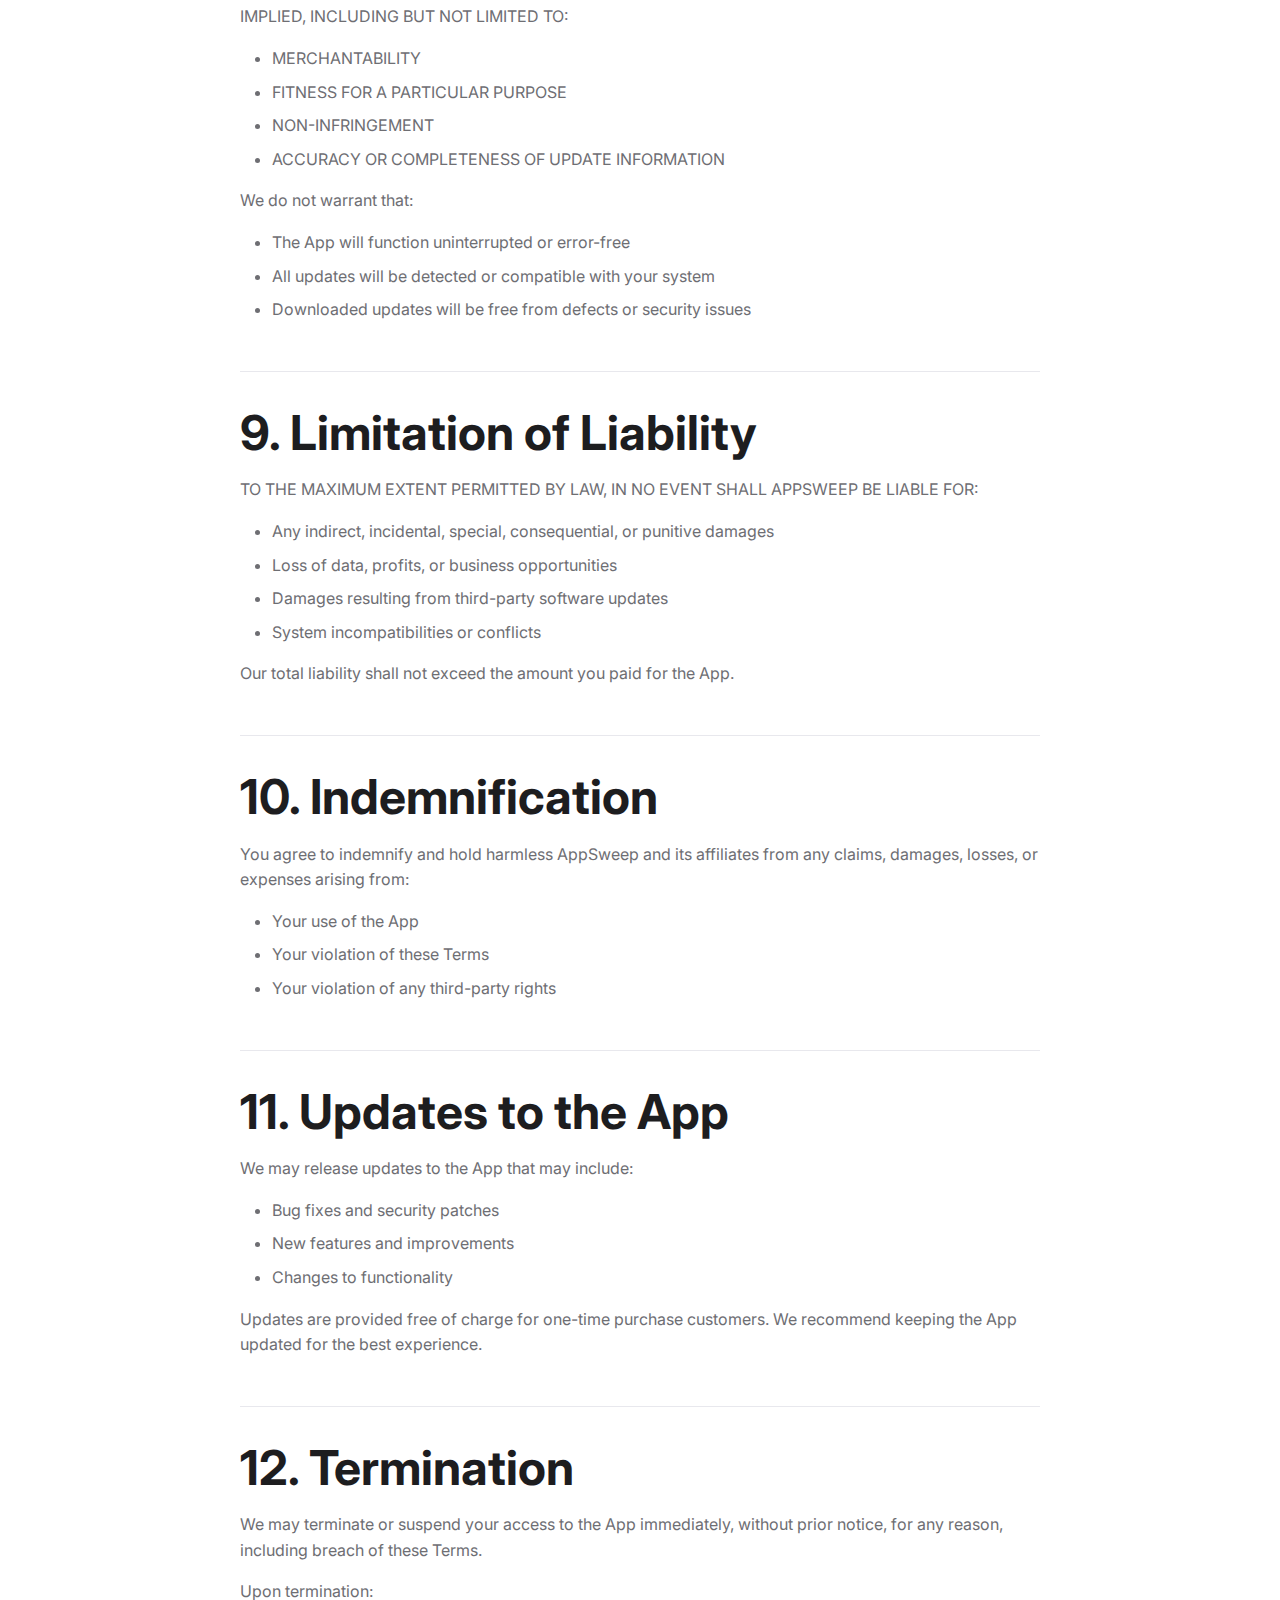
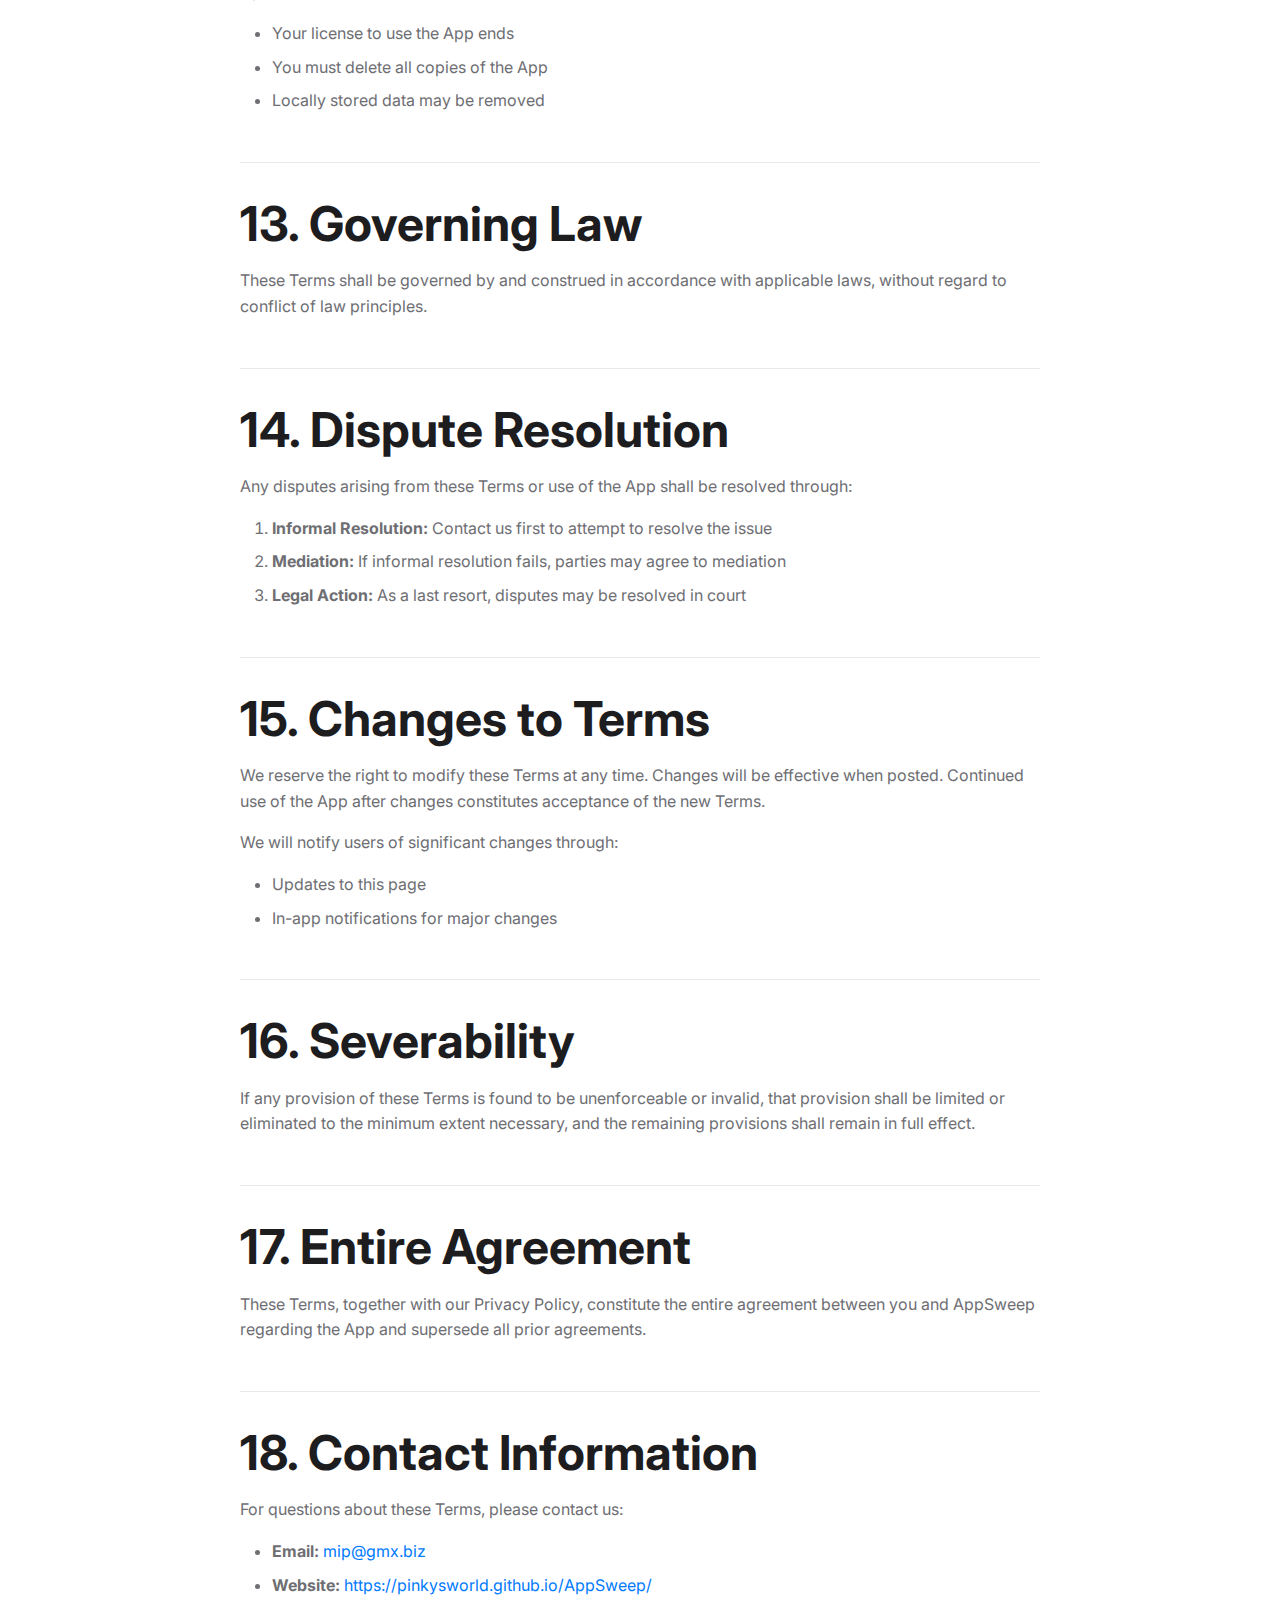
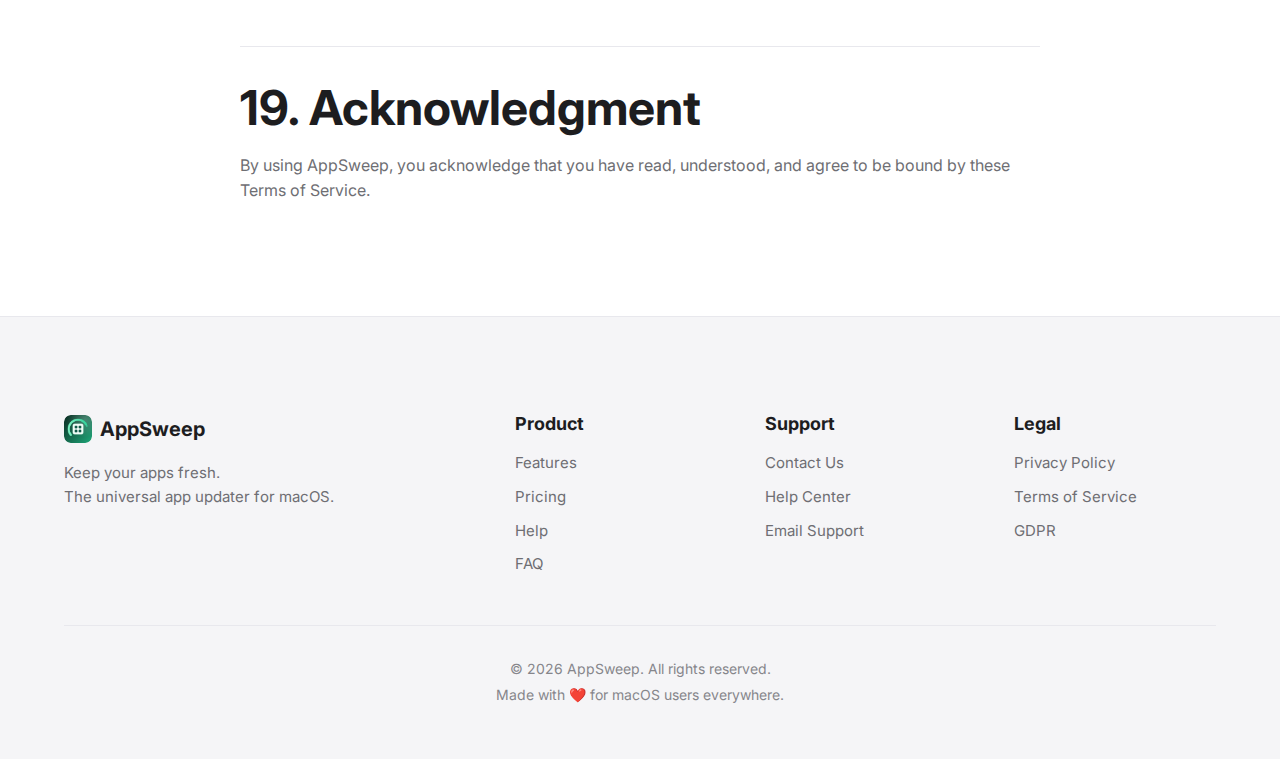
<file: terms.html>
<!DOCTYPE html>
<html lang="en">
<head>
    <meta charset="UTF-8">
    <meta name="viewport" content="width=device-width, initial-scale=1.0">
    <meta name="description" content="AppSweep Terms of Service - Read our terms and conditions.">
    <!-- Open Graph -->
    <meta property="og:title" content="Terms of Service - AppSweep">
    <meta property="og:description" content="AppSweep Terms of Service - Read our terms and conditions.">
    <meta property="og:image" content="https://pinkysworld.github.io/AppSweep/images/og-image.png">
    <meta property="og:url" content="https://pinkysworld.github.io/AppSweep/terms.html">
    <meta property="og:type" content="website">
    <meta property="og:site_name" content="AppSweep">
    
    <!-- Twitter Card -->
    <meta name="twitter:card" content="summary_large_image">
    <meta name="twitter:title" content="Terms of Service - AppSweep">
    <meta name="twitter:description" content="AppSweep Terms of Service - Read our terms and conditions.">
    <meta name="twitter:image" content="https://pinkysworld.github.io/AppSweep/images/og-image.png">

    <title>Terms of Service - AppSweep</title>
    
    <link rel="preconnect" href="https://fonts.googleapis.com">
    <link rel="preconnect" href="https://fonts.gstatic.com" crossorigin>
    <link href="https://fonts.googleapis.com/css2?family=Inter:wght@300;400;500;600;700;800&display=swap" rel="stylesheet">
    <link rel="stylesheet" href="css/style.css">
    <link rel="apple-touch-icon" sizes="180x180" href="images/favicon.png">
    <link rel="icon" type="image/png" href="images/favicon.png">
</head>
<body>
    <!-- Navigation -->
    <nav class="navbar">
        <div class="container nav-container">
            <a href="index.html" class="logo">
                <img class="logo-icon" src="images/favicon.png" alt="AppSweep icon">
                <span class="logo-text">AppSweep</span>
            </a>
            <ul class="nav-links">
                <li><a href="index.html#features">Features</a></li>
                <li><a href="index.html#pricing">Pricing</a></li>
                <li><a href="help.html">Help</a></li>
                <li><a href="faq.html">FAQ</a></li>
                <li><a href="support.html">Support</a></li>
            </ul>
            <a href="https://apps.apple.com/app/appsweep" class="btn btn-primary">Download</a>
            <button class="mobile-menu-btn" aria-label="Toggle menu">
                <span></span>
                <span></span>
                <span></span>
            </button>
        </div>
    </nav>

    <!-- Page Header -->
    <section class="page-header">
        <div class="container">
            <h1>Terms of Service</h1>
            <p>Please read these terms carefully before using AppSweep.</p>
        </div>
    </section>

    <!-- Page Content -->
    <section class="page-content">
        <div class="container">
            <div class="content-section">
                <p><strong>Last updated:</strong> February 3, 2026</p>
                
                <h2>1. Acceptance of Terms</h2>
                <p>By downloading, installing, or using AppSweep ("the App"), you agree to be bound by these Terms of Service ("Terms"). If you disagree with any part of these terms, you may not use the App.</p>

                <h2>2. Description of Service</h2>
                <p>AppSweep is a macOS application that:</p>
                <ul>
                    <li>Scans your Applications folder to identify installed apps</li>
                    <li>Checks multiple sources for available software updates</li>
                    <li>Facilitates downloading updates from official sources</li>
                    <li>Provides information about app versions and security status</li>
                </ul>

                <h2>3. License</h2>
                <p>Subject to your compliance with these Terms, we grant you a limited, non-exclusive, non-transferable, revocable license to:</p>
                <ul>
                    <li>Download and install the App on devices that you own or control</li>
                    <li>Use the App for personal, non-commercial purposes</li>
                </ul>
                
                <h3>License Restrictions</h3>
                <p>You may not:</p>
                <ul>
                    <li>Copy, modify, or distribute the App</li>
                    <li>Reverse engineer, decompile, or disassemble the App</li>
                    <li>Rent, lease, lend, sell, or sublicense the App</li>
                    <li>Use the App for any unlawful purpose</li>
                    <li>Remove or alter any proprietary notices on the App</li>
                </ul>

                <h2>4. Purchases and Payments</h2>
                
                <h3>One-Time Purchase</h3>
                <p>AppSweep is available as a one-time purchase through the Mac App Store. The purchase includes:</p>
                <ul>
                    <li>Full access to all premium features</li>
                    <li>Free updates for the lifetime of the product</li>
                    <li>No recurring subscription fees</li>
                </ul>

                <h3>Pricing</h3>
                <p>Prices are set in various currencies and may vary by region. All purchases are final and processed through Apple's App Store.</p>

                <h3>Refunds</h3>
                <p>Refund requests must be made through Apple's App Store refund process. We do not directly process refunds.</p>

                <h2>5. User Responsibilities</h2>
                <p>When using AppSweep, you are responsible for:</p>
                <ul>
                    <li><strong>Granting Permissions:</strong> Providing necessary folder access for the App to function</li>
                    <li><strong>Backup:</strong> Maintaining backups of your data before updating apps</li>
                    <li><strong>Verification:</strong> Reviewing update information before installing</li>
                    <li><strong>Compliance:</strong> Ensuring your use complies with applicable laws</li>
                </ul>

                <h2>6. Third-Party Content</h2>
                <p>AppSweep facilitates downloads from third-party sources including:</p>
                <ul>
                    <li>App developers' websites and servers</li>
                    <li>GitHub release pages</li>
                    <li>Mac App Store</li>
                    <li>Other official distribution channels</li>
                </ul>
                <p>We do not control and are not responsible for third-party content, downloads, or services. Use of third-party content is at your own risk and subject to their respective terms.</p>

                <h2>7. Intellectual Property</h2>
                <p>The App and its original content, features, and functionality are owned by AppSweep and are protected by international copyright, trademark, and other intellectual property laws.</p>
                <p>App icons, names, and trademarks of third-party applications belong to their respective owners.</p>

                <h2>8. Disclaimer of Warranties</h2>
                <p>THE APP IS PROVIDED "AS IS" AND "AS AVAILABLE" WITHOUT WARRANTIES OF ANY KIND, EXPRESS OR IMPLIED, INCLUDING BUT NOT LIMITED TO:</p>
                <ul>
                    <li>MERCHANTABILITY</li>
                    <li>FITNESS FOR A PARTICULAR PURPOSE</li>
                    <li>NON-INFRINGEMENT</li>
                    <li>ACCURACY OR COMPLETENESS OF UPDATE INFORMATION</li>
                </ul>
                <p>We do not warrant that:</p>
                <ul>
                    <li>The App will function uninterrupted or error-free</li>
                    <li>All updates will be detected or compatible with your system</li>
                    <li>Downloaded updates will be free from defects or security issues</li>
                </ul>

                <h2>9. Limitation of Liability</h2>
                <p>TO THE MAXIMUM EXTENT PERMITTED BY LAW, IN NO EVENT SHALL APPSWEEP BE LIABLE FOR:</p>
                <ul>
                    <li>Any indirect, incidental, special, consequential, or punitive damages</li>
                    <li>Loss of data, profits, or business opportunities</li>
                    <li>Damages resulting from third-party software updates</li>
                    <li>System incompatibilities or conflicts</li>
                </ul>
                <p>Our total liability shall not exceed the amount you paid for the App.</p>

                <h2>10. Indemnification</h2>
                <p>You agree to indemnify and hold harmless AppSweep and its affiliates from any claims, damages, losses, or expenses arising from:</p>
                <ul>
                    <li>Your use of the App</li>
                    <li>Your violation of these Terms</li>
                    <li>Your violation of any third-party rights</li>
                </ul>

                <h2>11. Updates to the App</h2>
                <p>We may release updates to the App that may include:</p>
                <ul>
                    <li>Bug fixes and security patches</li>
                    <li>New features and improvements</li>
                    <li>Changes to functionality</li>
                </ul>
                <p>Updates are provided free of charge for one-time purchase customers. We recommend keeping the App updated for the best experience.</p>

                <h2>12. Termination</h2>
                <p>We may terminate or suspend your access to the App immediately, without prior notice, for any reason, including breach of these Terms.</p>
                <p>Upon termination:</p>
                <ul>
                    <li>Your license to use the App ends</li>
                    <li>You must delete all copies of the App</li>
                    <li>Locally stored data may be removed</li>
                </ul>

                <h2>13. Governing Law</h2>
                <p>These Terms shall be governed by and construed in accordance with applicable laws, without regard to conflict of law principles.</p>

                <h2>14. Dispute Resolution</h2>
                <p>Any disputes arising from these Terms or use of the App shall be resolved through:</p>
                <ol>
                    <li><strong>Informal Resolution:</strong> Contact us first to attempt to resolve the issue</li>
                    <li><strong>Mediation:</strong> If informal resolution fails, parties may agree to mediation</li>
                    <li><strong>Legal Action:</strong> As a last resort, disputes may be resolved in court</li>
                </ol>

                <h2>15. Changes to Terms</h2>
                <p>We reserve the right to modify these Terms at any time. Changes will be effective when posted. Continued use of the App after changes constitutes acceptance of the new Terms.</p>
                <p>We will notify users of significant changes through:</p>
                <ul>
                    <li>Updates to this page</li>
                    <li>In-app notifications for major changes</li>
                </ul>

                <h2>16. Severability</h2>
                <p>If any provision of these Terms is found to be unenforceable or invalid, that provision shall be limited or eliminated to the minimum extent necessary, and the remaining provisions shall remain in full effect.</p>

                <h2>17. Entire Agreement</h2>
                <p>These Terms, together with our Privacy Policy, constitute the entire agreement between you and AppSweep regarding the App and supersede all prior agreements.</p>

                <h2>18. Contact Information</h2>
                <p>For questions about these Terms, please contact us:</p>
                <ul>
                    <li><strong>Email:</strong> <a href="mailto:mip@gmx.biz">mip@gmx.biz</a></li>
                    <li><strong>Website:</strong> <a href="https://pinkysworld.github.io/AppSweep/">https://pinkysworld.github.io/AppSweep/</a></li>
                </ul>

                <h2>19. Acknowledgment</h2>
                <p>By using AppSweep, you acknowledge that you have read, understood, and agree to be bound by these Terms of Service.</p>
            </div>
        </div>
    </section>

    <!-- Footer -->
    <footer class="footer">
        <div class="container">
            <div class="footer-grid">
                <div class="footer-brand">
                    <a href="index.html" class="logo">
                        <img class="logo-icon" src="images/favicon.png" alt="AppSweep icon">
                        <span class="logo-text">AppSweep</span>
                    </a>
                    <p>Keep your apps fresh.<br>The universal app updater for macOS.</p>
                </div>
                
                <div class="footer-links">
                    <h4>Product</h4>
                    <ul>
                        <li><a href="index.html#features">Features</a></li>
                        <li><a href="index.html#pricing">Pricing</a></li>
                        <li><a href="help.html">Help</a></li>
                        <li><a href="faq.html">FAQ</a></li>
                    </ul>
                </div>
                
                <div class="footer-links">
                    <h4>Support</h4>
                    <ul>
                        <li><a href="support.html">Contact Us</a></li>
                        <li><a href="faq.html">Help Center</a></li>
                        <li><a href="mailto:mip@gmx.biz">Email Support</a></li>
                    </ul>
                </div>
                
                <div class="footer-links">
                    <h4>Legal</h4>
                    <ul>
                        <li><a href="privacy.html">Privacy Policy</a></li>
                        <li><a href="terms.html">Terms of Service</a></li>
                        <li><a href="privacy.html#gdpr">GDPR</a></li>
                    </ul>
                </div>
            </div>
            
            <div class="footer-bottom">
                <p>&copy; 2026 AppSweep. All rights reserved.</p>
                <p>Made with ❤️ for macOS users everywhere.</p>
            </div>
        </div>
    </footer>

    <script src="js/main.js"></script>
</body>
</html>
</file>
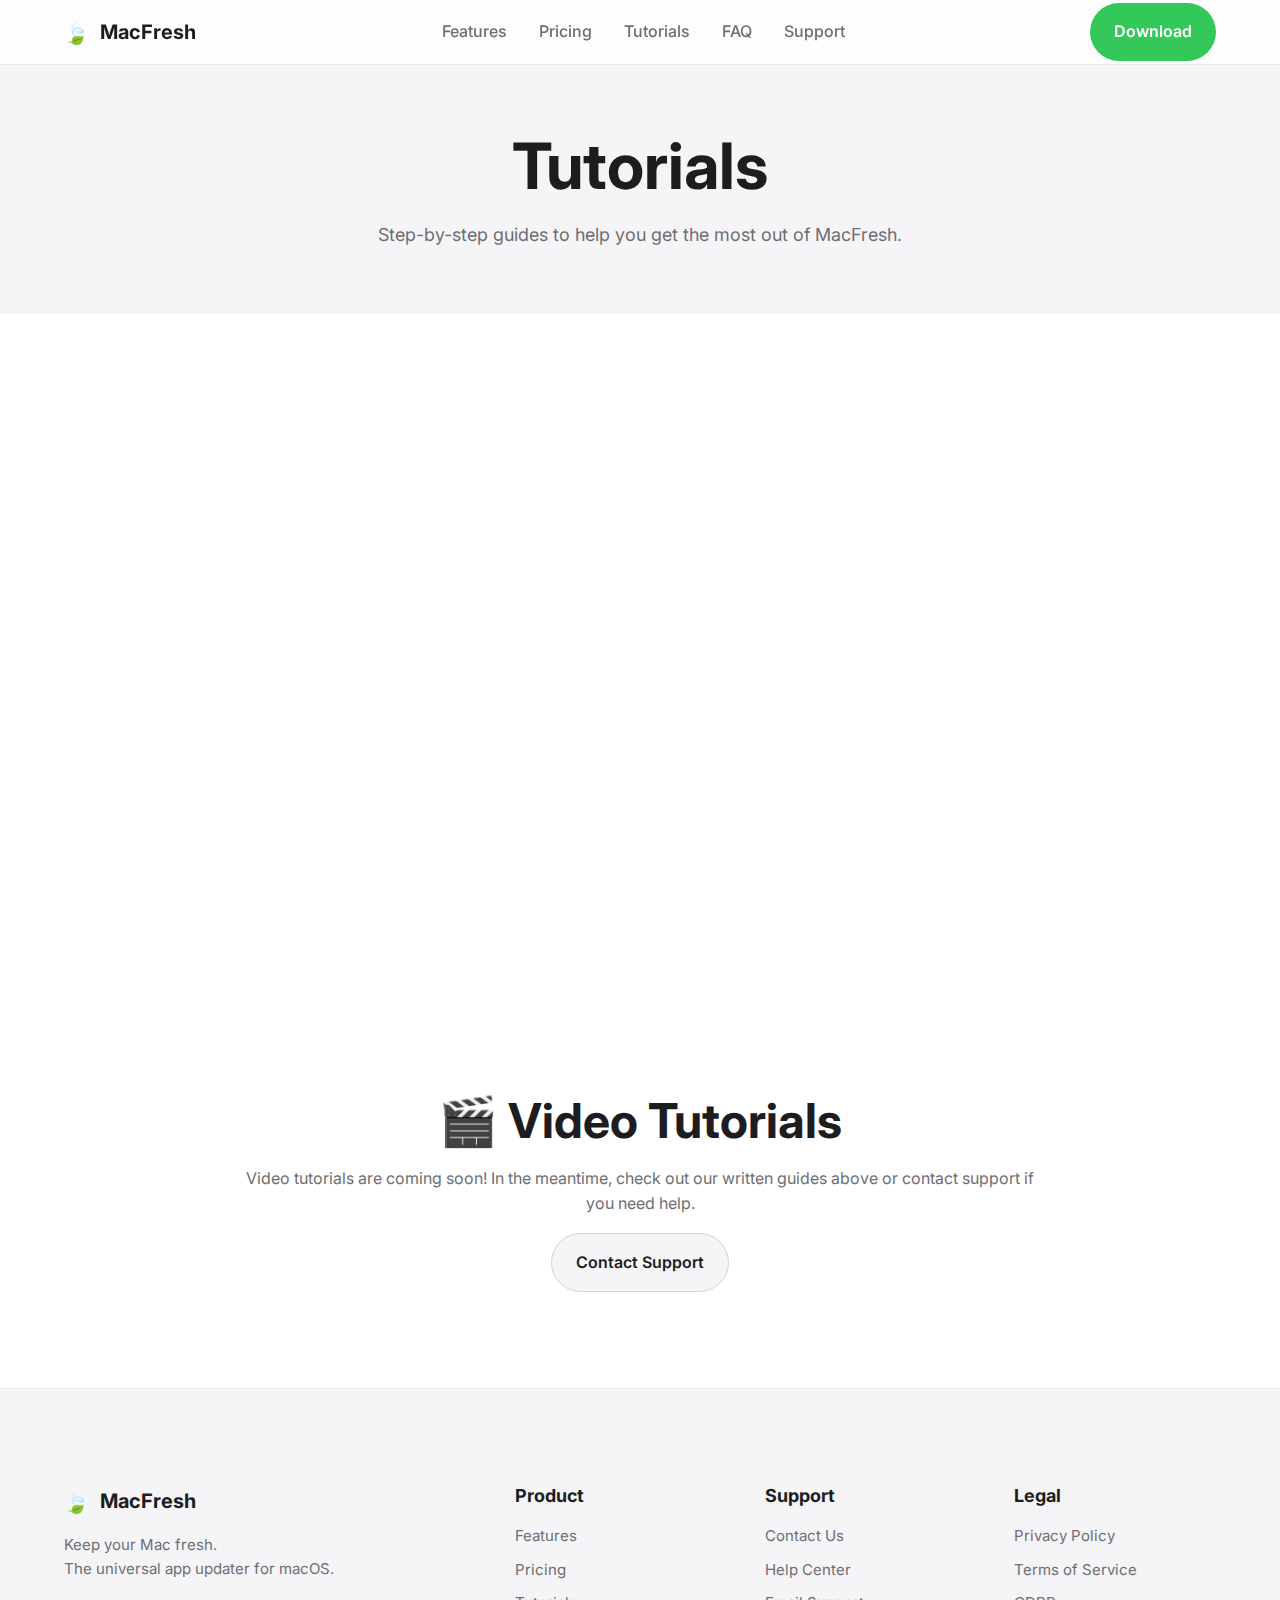
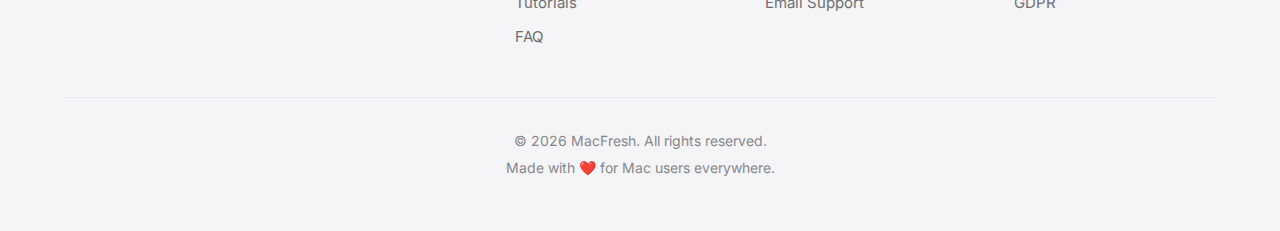
<file: tutorials.html>
<!DOCTYPE html>
<html lang="en">
<head>
    <meta charset="UTF-8">
    <meta name="viewport" content="width=device-width, initial-scale=1.0">
    <meta name="description" content="MacFresh Tutorials - Learn how to use the macOS app updater with step-by-step guides.">
    <title>Tutorials - MacFresh</title>
    
    <link rel="preconnect" href="https://fonts.googleapis.com">
    <link rel="preconnect" href="https://fonts.gstatic.com" crossorigin>
    <link href="https://fonts.googleapis.com/css2?family=Inter:wght@300;400;500;600;700;800&display=swap" rel="stylesheet">
    <link rel="stylesheet" href="css/style.css">
    <link rel="icon" type="image/png" href="images/favicon.png">
</head>
<body>
    <!-- Navigation -->
    <nav class="navbar">
        <div class="container nav-container">
            <a href="index.html" class="logo">
                <span class="logo-icon">🍃</span>
                <span class="logo-text">MacFresh</span>
            </a>
            <ul class="nav-links">
                <li><a href="index.html#features">Features</a></li>
                <li><a href="index.html#pricing">Pricing</a></li>
                <li><a href="tutorials.html" class="active">Tutorials</a></li>
                <li><a href="faq.html">FAQ</a></li>
                <li><a href="support.html">Support</a></li>
            </ul>
            <a href="https://apps.apple.com/app/macfresh" class="btn btn-primary">Download</a>
            <button class="mobile-menu-btn" aria-label="Toggle menu">
                <span></span>
                <span></span>
                <span></span>
            </button>
        </div>
    </nav>

    <!-- Page Header -->
    <section class="page-header">
        <div class="container">
            <h1>Tutorials</h1>
            <p>Step-by-step guides to help you get the most out of MacFresh.</p>
        </div>
    </section>

    <!-- Tutorials Content -->
    <section class="page-content">
        <div class="container">
            
            <!-- Tutorial Overview Grid -->
            <div class="tutorial-overview">
                <div class="tutorial-grid">
                    <div class="tutorial-card">
                        <div class="tutorial-icon">🚀</div>
                        <h3>Getting Started</h3>
                        <p>Learn how to set up MacFresh and scan your first apps.</p>
                        <button class="btn btn-secondary" data-tutorial="tutorial-getting-started">Read Guide</button>
                    </div>
                    
                    <div class="tutorial-card">
                        <div class="tutorial-icon">🔄</div>
                        <h3>Updating Apps</h3>
                        <p>Master the art of updating individual and multiple apps.</p>
                        <button class="btn btn-secondary" data-tutorial="tutorial-updating">Read Guide</button>
                    </div>
                    
                    <div class="tutorial-card">
                        <div class="tutorial-icon">⚙️</div>
                        <h3>Configuring Settings</h3>
                        <p>Customize MacFresh to fit your workflow.</p>
                        <button class="btn btn-secondary" data-tutorial="tutorial-settings">Read Guide</button>
                    </div>
                    
                    <div class="tutorial-card">
                        <div class="tutorial-icon">🔔</div>
                        <h3>Notifications Setup</h3>
                        <p>Set up intelligent notifications for updates.</p>
                        <button class="btn btn-secondary" data-tutorial="tutorial-notifications">Read Guide</button>
                    </div>
                    
                    <div class="tutorial-card">
                        <div class="tutorial-icon">🔒</div>
                        <h3>Security Features</h3>
                        <p>Understand security status and code signing.</p>
                        <button class="btn btn-secondary" data-tutorial="tutorial-security">Read Guide</button>
                    </div>
                    
                    <div class="tutorial-card">
                        <div class="tutorial-icon">📋</div>
                        <h3>Managing Your App List</h3>
                        <p>Filter, search, and organize your applications.</p>
                        <button class="btn btn-secondary" data-tutorial="tutorial-managing">Read Guide</button>
                    </div>
                </div>
            </div>

            <!-- Tutorial: Getting Started -->
            <div id="tutorial-getting-started" class="tutorial-detail" style="display: none;">
                <button class="btn btn-secondary back-to-tutorials" style="margin-bottom: 32px;">← Back to Tutorials</button>
                
                <div class="tutorial-content">
                    <h2>🚀 Getting Started with MacFresh</h2>
                    <p>This guide will walk you through setting up MacFresh and scanning your applications for the first time.</p>
                    
                    <div class="tutorial-step">
                        <div class="step-indicator">1</div>
                        <div class="step-content">
                            <h3>Download and Install</h3>
                            <p>Download MacFresh from the Mac App Store and install it like any other app. Once installed, open MacFresh from your Applications folder or Launchpad.</p>
                        </div>
                    </div>
                    
                    <div class="tutorial-step">
                        <div class="step-indicator">2</div>
                        <div class="step-content">
                            <h3>Grant Folder Access</h3>
                            <p>On first launch, MacFresh will ask for permission to access your Applications folder. This is required because macOS apps run in a "sandbox" and can't access files without your permission.</p>
                            <p>Click <strong>"Grant Access"</strong> when prompted, then select your <strong>/Applications</strong> folder in the file picker and click <strong>"Select"</strong>.</p>
                            <div class="tip-box">
                                <strong>💡 Tip:</strong> You can also grant access to additional folders (like /Applications/Utilities or a custom apps folder) in Settings → Folder Access.
                            </div>
                        </div>
                    </div>
                    
                    <div class="tutorial-step">
                        <div class="step-indicator">3</div>
                        <div class="step-content">
                            <h3>Initial Scan</h3>
                            <p>MacFresh will automatically scan your Applications folder and analyze each app. This includes:</p>
                            <ul>
                                <li>Reading app version information</li>
                                <li>Detecting update mechanisms (Sparkle, GitHub, etc.)</li>
                                <li>Checking for available updates</li>
                                <li>Verifying code signing and notarization</li>
                            </ul>
                            <p>The first scan may take a few minutes depending on how many apps you have installed.</p>
                        </div>
                    </div>
                    
                    <div class="tutorial-step">
                        <div class="step-indicator">4</div>
                        <div class="step-content">
                            <h3>Explore the Interface</h3>
                            <p>Once scanning is complete, you'll see the main window with three sections:</p>
                            <ul>
                                <li><strong>Sidebar:</strong> Filter apps by status (All Apps, Updates Available, Up to Date, Ignored) or by update source.</li>
                                <li><strong>App List:</strong> Shows all scanned apps with version info and update status.</li>
                                <li><strong>Detail Panel:</strong> Click any app to see detailed information, release notes, and update options.</li>
                            </ul>
                        </div>
                    </div>
                    
                    <div class="tutorial-step">
                        <div class="step-indicator">5</div>
                        <div class="step-content">
                            <h3>Your First Update</h3>
                            <p>Click on <strong>"Updates Available"</strong> in the sidebar to see apps with pending updates. Select an app to view its release notes, then click <strong>"Update"</strong> to download and install the new version.</p>
                            <p>Congratulations! You're now ready to keep all your Mac apps up to date with MacFresh.</p>
                        </div>
                    </div>
                </div>
            </div>

            <!-- Tutorial: Updating Apps -->
            <div id="tutorial-updating" class="tutorial-detail" style="display: none;">
                <button class="btn btn-secondary back-to-tutorials" style="margin-bottom: 32px;">← Back to Tutorials</button>
                
                <div class="tutorial-content">
                    <h2>🔄 Updating Apps</h2>
                    <p>Learn the different ways to update your applications with MacFresh.</p>
                    
                    <div class="tutorial-step">
                        <div class="step-indicator">1</div>
                        <div class="step-content">
                            <h3>Update Individual Apps</h3>
                            <p>To update a single app:</p>
                            <ol>
                                <li>Click on the app in the list</li>
                                <li>Review the release notes in the detail panel</li>
                                <li>Click the <strong>"Update"</strong> button</li>
                            </ol>
                            <p>You can also hover over any app row and click the quick update button that appears.</p>
                        </div>
                    </div>
                    
                    <div class="tutorial-step">
                        <div class="step-indicator">2</div>
                        <div class="step-content">
                            <h3>Batch Update All Apps</h3>
                            <p>To update everything at once (requires full version):</p>
                            <ol>
                                <li>Click <strong>"Updates Available"</strong> in the sidebar</li>
                                <li>Click the <strong>"Update All"</strong> button in the toolbar</li>
                                <li>Confirm when prompted</li>
                            </ol>
                            <p>MacFresh will download and process each update in sequence.</p>
                            <div class="tip-box">
                                <strong>⌨️ Keyboard Shortcut:</strong> Press <kbd>⌘</kbd> + <kbd>⇧</kbd> + <kbd>U</kbd> to update all apps.
                            </div>
                        </div>
                    </div>
                    
                    <div class="tutorial-step">
                        <div class="step-indicator">3</div>
                        <div class="step-content">
                            <h3>Understanding Update Types</h3>
                            <p>MacFresh handles updates differently based on the source:</p>
                            <ul>
                                <li><strong>Sparkle apps:</strong> Can trigger native in-place updates</li>
                                <li><strong>DMG downloads:</strong> Downloaded to ~/Downloads, you drag to Applications</li>
                                <li><strong>ZIP downloads:</strong> Extracted automatically, move to Applications</li>
                                <li><strong>App Store apps:</strong> Opens the App Store for manual update</li>
                            </ul>
                        </div>
                    </div>
                    
                    <div class="tutorial-step">
                        <div class="step-indicator">4</div>
                        <div class="step-content">
                            <h3>Skip or Ignore Updates</h3>
                            <p>Not every update needs to be installed immediately:</p>
                            <ul>
                                <li><strong>Ignore Version:</strong> Skip this specific version but get notified of future updates. Right-click an app and select "Ignore This Version".</li>
                                <li><strong>Ignore App:</strong> Permanently hide an app from updates. Right-click and select "Ignore App".</li>
                            </ul>
                            <p>Manage ignored apps in Settings → Ignored Apps.</p>
                        </div>
                    </div>
                    
                    <div class="tutorial-step">
                        <div class="step-indicator">5</div>
                        <div class="step-content">
                            <h3>View Update History</h3>
                            <p>MacFresh keeps track of all updates you've performed. To view history:</p>
                            <ol>
                                <li>Select an app in the list</li>
                                <li>Scroll down in the detail panel</li>
                                <li>Expand the "Update History" section</li>
                            </ol>
                            <p>This shows when you last updated each app and from which version.</p>
                        </div>
                    </div>
                </div>
            </div>

            <!-- Tutorial: Settings -->
            <div id="tutorial-settings" class="tutorial-detail" style="display: none;">
                <button class="btn btn-secondary back-to-tutorials" style="margin-bottom: 32px;">← Back to Tutorials</button>
                
                <div class="tutorial-content">
                    <h2>⚙️ Configuring Settings</h2>
                    <p>Customize MacFresh to work exactly how you want it to.</p>
                    
                    <div class="tutorial-step">
                        <div class="step-indicator">1</div>
                        <div class="step-content">
                            <h3>Accessing Settings</h3>
                            <p>Open Settings by:</p>
                            <ul>
                                <li>Clicking <strong>MacFresh → Settings</strong> in the menu bar</li>
                                <li>Using the keyboard shortcut <kbd>⌘</kbd> + <kbd>,</kbd></li>
                                <li>Clicking the gear icon in the toolbar</li>
                            </ul>
                        </div>
                    </div>
                    
                    <div class="tutorial-step">
                        <div class="step-indicator">2</div>
                        <div class="step-content">
                            <h3>General Settings</h3>
                            <p>Configure basic behavior:</p>
                            <ul>
                                <li><strong>Launch at Login:</strong> Start MacFresh automatically when you log in</li>
                                <li><strong>Show in Menu Bar:</strong> Add a menu bar icon for quick access</li>
                                <li><strong>Default View:</strong> Choose what section to show on launch</li>
                                <li><strong>Download Location:</strong> Where to save downloaded updates</li>
                            </ul>
                        </div>
                    </div>
                    
                    <div class="tutorial-step">
                        <div class="step-indicator">3</div>
                        <div class="step-content">
                            <h3>Scan Settings</h3>
                            <p>Control how and when MacFresh scans:</p>
                            <ul>
                                <li><strong>Auto-scan on Launch:</strong> Automatically check for updates when opening MacFresh</li>
                                <li><strong>Background Scanning:</strong> Periodically check for updates in the background</li>
                                <li><strong>Scan Frequency:</strong> How often to check (hourly, daily, weekly)</li>
                                <li><strong>Include Beta Versions:</strong> Show beta releases when available</li>
                            </ul>
                        </div>
                    </div>
                    
                    <div class="tutorial-step">
                        <div class="step-indicator">4</div>
                        <div class="step-content">
                            <h3>Folder Access</h3>
                            <p>Manage which folders MacFresh can scan:</p>
                            <ul>
                                <li>View currently authorized folders</li>
                                <li>Add new folders (click "Add Folder")</li>
                                <li>Remove access (select folder, click "Remove")</li>
                            </ul>
                            <div class="tip-box">
                                <strong>💡 Tip:</strong> Add /Applications/Utilities if you want to include system utilities in your scans.
                            </div>
                        </div>
                    </div>
                    
                    <div class="tutorial-step">
                        <div class="step-indicator">5</div>
                        <div class="step-content">
                            <h3>Ignored Apps</h3>
                            <p>Manage apps you've chosen to ignore:</p>
                            <ul>
                                <li>View all ignored apps and versions</li>
                                <li>Un-ignore apps to start receiving updates again</li>
                                <li>Clear all ignored items at once</li>
                            </ul>
                        </div>
                    </div>
                </div>
            </div>

            <!-- Tutorial: Notifications -->
            <div id="tutorial-notifications" class="tutorial-detail" style="display: none;">
                <button class="btn btn-secondary back-to-tutorials" style="margin-bottom: 32px;">← Back to Tutorials</button>
                
                <div class="tutorial-content">
                    <h2>🔔 Setting Up Notifications</h2>
                    <p>Configure MacFresh to alert you about important updates without being annoying.</p>
                    
                    <div class="tutorial-step">
                        <div class="step-indicator">1</div>
                        <div class="step-content">
                            <h3>Enable Notifications</h3>
                            <p>First, make sure notifications are enabled:</p>
                            <ol>
                                <li>Open Settings → Notifications</li>
                                <li>Toggle <strong>"Enable Notifications"</strong> on</li>
                                <li>Make sure MacFresh has notification permission in System Settings → Notifications</li>
                            </ol>
                        </div>
                    </div>
                    
                    <div class="tutorial-step">
                        <div class="step-indicator">2</div>
                        <div class="step-content">
                            <h3>Choose Notification Types</h3>
                            <p>Select which events trigger notifications:</p>
                            <ul>
                                <li><strong>New Updates Available:</strong> When new versions are detected</li>
                                <li><strong>Critical Security Updates:</strong> Important security patches</li>
                                <li><strong>Download Complete:</strong> When an update finishes downloading</li>
                                <li><strong>Scan Complete:</strong> When background scanning finishes</li>
                            </ul>
                        </div>
                    </div>
                    
                    <div class="tutorial-step">
                        <div class="step-indicator">3</div>
                        <div class="step-content">
                            <h3>Set Notification Frequency</h3>
                            <p>Control how often you're notified:</p>
                            <ul>
                                <li><strong>Immediately:</strong> Get notified as soon as updates are found</li>
                                <li><strong>Daily Digest:</strong> One summary notification per day</li>
                                <li><strong>Weekly Digest:</strong> One summary notification per week</li>
                            </ul>
                            <div class="tip-box">
                                <strong>💡 Tip:</strong> Daily digest is a good balance between staying informed and avoiding notification fatigue.
                            </div>
                        </div>
                    </div>
                    
                    <div class="tutorial-step">
                        <div class="step-indicator">4</div>
                        <div class="step-content">
                            <h3>Menu Bar Badge</h3>
                            <p>If you enable the menu bar icon, you can also:</p>
                            <ul>
                                <li>Show update count badge on the icon</li>
                                <li>Quickly see available updates from anywhere</li>
                                <li>Click to open MacFresh directly to updates</li>
                            </ul>
                        </div>
                    </div>
                </div>
            </div>

            <!-- Tutorial: Security -->
            <div id="tutorial-security" class="tutorial-detail" style="display: none;">
                <button class="btn btn-secondary back-to-tutorials" style="margin-bottom: 32px;">← Back to Tutorials</button>
                
                <div class="tutorial-content">
                    <h2>🔒 Understanding Security Features</h2>
                    <p>MacFresh helps you understand the security status of your applications.</p>
                    
                    <div class="tutorial-step">
                        <div class="step-indicator">1</div>
                        <div class="step-content">
                            <h3>Code Signing Status</h3>
                            <p>Every app shows its code signing status:</p>
                            <ul>
                                <li><strong>🟢 Valid:</strong> App is signed by an identified developer</li>
                                <li><strong>🟠 Ad-hoc:</strong> App is self-signed (common for open-source)</li>
                                <li><strong>🔴 Invalid:</strong> Signature is broken or tampered with</li>
                                <li><strong>⚪ Unsigned:</strong> App has no signature</li>
                            </ul>
                        </div>
                    </div>
                    
                    <div class="tutorial-step">
                        <div class="step-indicator">2</div>
                        <div class="step-content">
                            <h3>Notarization Status</h3>
                            <p>Apple's notarization confirms an app has been scanned for malware:</p>
                            <ul>
                                <li><strong>✓ Notarized:</strong> Apple has verified the app</li>
                                <li><strong>✗ Not Notarized:</strong> App hasn't been submitted to Apple</li>
                            </ul>
                            <p>Non-notarized apps aren't necessarily unsafe, but notarized apps have an extra layer of verification.</p>
                        </div>
                    </div>
                    
                    <div class="tutorial-step">
                        <div class="step-indicator">3</div>
                        <div class="step-content">
                            <h3>Viewing Security Details</h3>
                            <p>To see full security information:</p>
                            <ol>
                                <li>Select an app in the list</li>
                                <li>Look at the detail panel on the right</li>
                                <li>Expand the "Security" section</li>
                            </ol>
                            <p>This shows the developer name, team ID, and signing certificate details.</p>
                        </div>
                    </div>
                    
                    <div class="tutorial-step">
                        <div class="step-indicator">4</div>
                        <div class="step-content">
                            <h3>Architecture Information</h3>
                            <p>MacFresh also shows app architecture:</p>
                            <ul>
                                <li><strong>Universal:</strong> Native on both Apple Silicon and Intel</li>
                                <li><strong>Apple Silicon:</strong> Optimized for M1/M2/M3 chips</li>
                                <li><strong>Intel:</strong> Runs via Rosetta 2 on Apple Silicon Macs</li>
                            </ul>
                            <p>Running native apps provides better performance and battery life.</p>
                        </div>
                    </div>
                    
                    <div class="tutorial-step">
                        <div class="step-indicator">5</div>
                        <div class="step-content">
                            <h3>Update Security</h3>
                            <p>When downloading updates, MacFresh ensures security by:</p>
                            <ul>
                                <li>Using HTTPS for all downloads</li>
                                <li>Downloading only from official sources</li>
                                <li>Verifying Sparkle feed signatures when available</li>
                                <li>Showing the download URL before proceeding</li>
                            </ul>
                        </div>
                    </div>
                </div>
            </div>

            <!-- Tutorial: Managing -->
            <div id="tutorial-managing" class="tutorial-detail" style="display: none;">
                <button class="btn btn-secondary back-to-tutorials" style="margin-bottom: 32px;">← Back to Tutorials</button>
                
                <div class="tutorial-content">
                    <h2>📋 Managing Your App List</h2>
                    <p>Learn how to filter, search, and organize your applications.</p>
                    
                    <div class="tutorial-step">
                        <div class="step-indicator">1</div>
                        <div class="step-content">
                            <h3>Using the Sidebar</h3>
                            <p>The sidebar provides quick filters:</p>
                            <ul>
                                <li><strong>All Apps:</strong> Show everything MacFresh has found</li>
                                <li><strong>Updates Available:</strong> Apps with pending updates (orange badge)</li>
                                <li><strong>Up to Date:</strong> Apps running the latest version</li>
                                <li><strong>Ignored:</strong> Apps you've chosen to skip</li>
                            </ul>
                            <p>Below these, you can filter by update source (Sparkle, GitHub, etc.).</p>
                        </div>
                    </div>
                    
                    <div class="tutorial-step">
                        <div class="step-indicator">2</div>
                        <div class="step-content">
                            <h3>Searching Apps</h3>
                            <p>Use the search bar to find specific apps:</p>
                            <ul>
                                <li>Type any part of the app name</li>
                                <li>Search by developer name</li>
                                <li>Search by bundle identifier</li>
                            </ul>
                            <div class="tip-box">
                                <strong>⌨️ Keyboard Shortcut:</strong> Press <kbd>⌘</kbd> + <kbd>F</kbd> to focus the search bar.
                            </div>
                        </div>
                    </div>
                    
                    <div class="tutorial-step">
                        <div class="step-indicator">3</div>
                        <div class="step-content">
                            <h3>Sorting Options</h3>
                            <p>Sort the app list by:</p>
                            <ul>
                                <li><strong>Name:</strong> Alphabetically by app name</li>
                                <li><strong>Last Updated:</strong> When you last updated each app</li>
                                <li><strong>Update Available:</strong> Apps with updates first</li>
                                <li><strong>Size:</strong> Largest apps first</li>
                            </ul>
                            <p>Click the column header to sort, click again to reverse.</p>
                        </div>
                    </div>
                    
                    <div class="tutorial-step">
                        <div class="step-indicator">4</div>
                        <div class="step-content">
                            <h3>Exporting Your App List</h3>
                            <p>Export a complete inventory of your apps (full version):</p>
                            <ol>
                                <li>Go to File → Export App List</li>
                                <li>Choose format (CSV or JSON)</li>
                                <li>Select what to include (all apps, with updates, etc.)</li>
                                <li>Click Export and choose save location</li>
                            </ol>
                            <p>Great for documentation, IT audits, or migrating to a new Mac.</p>
                        </div>
                    </div>
                    
                    <div class="tutorial-step">
                        <div class="step-indicator">5</div>
                        <div class="step-content">
                            <h3>Keyboard Navigation</h3>
                            <p>Navigate efficiently with keyboard shortcuts:</p>
                            <table class="shortcuts-table">
                                <tr>
                                    <td><kbd>↑</kbd> / <kbd>↓</kbd></td>
                                    <td>Move between apps</td>
                                </tr>
                                <tr>
                                    <td><kbd>⌘</kbd> + <kbd>1-4</kbd></td>
                                    <td>Switch sidebar sections</td>
                                </tr>
                                <tr>
                                    <td><kbd>Space</kbd></td>
                                    <td>Quick Look selected app</td>
                                </tr>
                                <tr>
                                    <td><kbd>⌘</kbd> + <kbd>I</kbd></td>
                                    <td>Show detailed info</td>
                                </tr>
                                <tr>
                                    <td><kbd>⌘</kbd> + <kbd>⌫</kbd></td>
                                    <td>Ignore selected app</td>
                                </tr>
                            </table>
                        </div>
                    </div>
                </div>
            </div>

            <!-- Video Tutorials Coming Soon -->
            <div class="content-section text-center" style="margin-top: 64px;">
                <h2>🎬 Video Tutorials</h2>
                <p style="margin-bottom: 16px;">Video tutorials are coming soon! In the meantime, check out our written guides above or contact support if you need help.</p>
                <a href="support.html" class="btn btn-secondary">Contact Support</a>
            </div>

        </div>
    </section>

    <!-- Footer -->
    <footer class="footer">
        <div class="container">
            <div class="footer-grid">
                <div class="footer-brand">
                    <a href="index.html" class="logo">
                        <span class="logo-icon">🍃</span>
                        <span class="logo-text">MacFresh</span>
                    </a>
                    <p>Keep your Mac fresh.<br>The universal app updater for macOS.</p>
                </div>
                
                <div class="footer-links">
                    <h4>Product</h4>
                    <ul>
                        <li><a href="index.html#features">Features</a></li>
                        <li><a href="index.html#pricing">Pricing</a></li>
                        <li><a href="tutorials.html">Tutorials</a></li>
                        <li><a href="faq.html">FAQ</a></li>
                    </ul>
                </div>
                
                <div class="footer-links">
                    <h4>Support</h4>
                    <ul>
                        <li><a href="support.html">Contact Us</a></li>
                        <li><a href="faq.html">Help Center</a></li>
                        <li><a href="mailto:mip@gmx.biz">Email Support</a></li>
                    </ul>
                </div>
                
                <div class="footer-links">
                    <h4>Legal</h4>
                    <ul>
                        <li><a href="privacy.html">Privacy Policy</a></li>
                        <li><a href="terms.html">Terms of Service</a></li>
                        <li><a href="privacy.html#gdpr">GDPR</a></li>
                    </ul>
                </div>
            </div>
            
            <div class="footer-bottom">
                <p>&copy; 2026 MacFresh. All rights reserved.</p>
                <p>Made with ❤️ for Mac users everywhere.</p>
            </div>
        </div>
    </footer>

    <script src="js/main.js"></script>
</body>
</html>
</file>
<file: css/style.css>
/* ========================================
   MacFresh Marketing Website - CSS Styles
   ======================================== */

/* CSS Variables */
:root {
    /* Colors */
    --color-primary: #34C759;
    --color-primary-dark: #248A3D;
    --color-primary-light: #A8F0BA;
    --color-secondary: #007AFF;
    --color-accent: #FF9500;
    
    --color-text: #1D1D1F;
    --color-text-secondary: #6E6E73;
    --color-text-tertiary: #86868B;
    
    --color-bg: #FFFFFF;
    --color-bg-secondary: #F5F5F7;
    --color-bg-tertiary: #FBFBFD;
    
    --color-border: #D2D2D7;
    --color-border-light: #E8E8ED;
    
    --color-success: #34C759;
    --color-warning: #FF9500;
    --color-error: #FF3B30;
    
    /* Typography */
    --font-family: 'Inter', -apple-system, BlinkMacSystemFont, 'Segoe UI', Roboto, sans-serif;
    
    /* Spacing */
    --spacing-xs: 4px;
    --spacing-sm: 8px;
    --spacing-md: 16px;
    --spacing-lg: 24px;
    --spacing-xl: 32px;
    --spacing-2xl: 48px;
    --spacing-3xl: 64px;
    --spacing-4xl: 96px;
    
    /* Border Radius */
    --radius-sm: 6px;
    --radius-md: 12px;
    --radius-lg: 16px;
    --radius-xl: 24px;
    --radius-full: 9999px;
    
    /* Shadows */
    --shadow-sm: 0 1px 2px rgba(0, 0, 0, 0.05);
    --shadow-md: 0 4px 6px -1px rgba(0, 0, 0, 0.1), 0 2px 4px -1px rgba(0, 0, 0, 0.06);
    --shadow-lg: 0 10px 15px -3px rgba(0, 0, 0, 0.1), 0 4px 6px -2px rgba(0, 0, 0, 0.05);
    --shadow-xl: 0 20px 25px -5px rgba(0, 0, 0, 0.1), 0 10px 10px -5px rgba(0, 0, 0, 0.04);
    
    /* Transitions */
    --transition-fast: 150ms ease;
    --transition-normal: 250ms ease;
    --transition-slow: 350ms ease;
    
    /* Container */
    --container-max: 1200px;
    --container-padding: 24px;
}

/* Dark Mode */
@media (prefers-color-scheme: dark) {
    :root {
        --color-text: #F5F5F7;
        --color-text-secondary: #A1A1A6;
        --color-text-tertiary: #6E6E73;
        
        --color-bg: #000000;
        --color-bg-secondary: #1C1C1E;
        --color-bg-tertiary: #2C2C2E;
        
        --color-border: #38383A;
        --color-border-light: #2C2C2E;
    }
}

/* Reset & Base */
*, *::before, *::after {
    box-sizing: border-box;
    margin: 0;
    padding: 0;
}

html {
    scroll-behavior: smooth;
    -webkit-font-smoothing: antialiased;
    -moz-osx-font-smoothing: grayscale;
}

body {
    font-family: var(--font-family);
    font-size: 16px;
    line-height: 1.6;
    color: var(--color-text);
    background-color: var(--color-bg);
}

img {
    max-width: 100%;
    height: auto;
    display: block;
}

a {
    color: var(--color-secondary);
    text-decoration: none;
    transition: color var(--transition-fast);
}

a:hover {
    color: var(--color-primary);
}

ul {
    list-style: none;
}

/* Container */
.container {
    max-width: var(--container-max);
    margin: 0 auto;
    padding: 0 var(--container-padding);
}

/* Typography */
h1, h2, h3, h4, h5, h6 {
    font-weight: 700;
    line-height: 1.2;
    color: var(--color-text);
}

h1 { font-size: clamp(2.5rem, 5vw, 4rem); }
h2 { font-size: clamp(2rem, 4vw, 3rem); }
h3 { font-size: clamp(1.25rem, 2vw, 1.5rem); }
h4 { font-size: 1.125rem; }

/* Buttons */
.btn {
    display: inline-flex;
    align-items: center;
    justify-content: center;
    gap: var(--spacing-sm);
    padding: var(--spacing-md) var(--spacing-lg);
    font-family: var(--font-family);
    font-size: 1rem;
    font-weight: 600;
    border-radius: var(--radius-full);
    border: none;
    cursor: pointer;
    transition: all var(--transition-fast);
    text-decoration: none;
}

.btn-primary {
    background: var(--color-primary);
    color: white;
}

.btn-primary:hover {
    background: var(--color-primary-dark);
    color: white;
    transform: translateY(-2px);
    box-shadow: var(--shadow-lg);
}

.btn-secondary {
    background: var(--color-bg-secondary);
    color: var(--color-text);
    border: 1px solid var(--color-border);
}

.btn-secondary:hover {
    background: var(--color-bg-tertiary);
    color: var(--color-text);
    transform: translateY(-2px);
}

.btn-large {
    padding: var(--spacing-lg) var(--spacing-xl);
    font-size: 1.125rem;
}

/* Navigation */
.navbar {
    position: fixed;
    top: 0;
    left: 0;
    right: 0;
    z-index: 1000;
    background: rgba(255, 255, 255, 0.8);
    backdrop-filter: blur(20px);
    -webkit-backdrop-filter: blur(20px);
    border-bottom: 1px solid var(--color-border-light);
}

@media (prefers-color-scheme: dark) {
    .navbar {
        background: rgba(0, 0, 0, 0.8);
    }
}

.nav-container {
    display: flex;
    align-items: center;
    justify-content: space-between;
    height: 64px;
}

.logo {
    display: flex;
    align-items: center;
    gap: var(--spacing-sm);
    font-weight: 700;
    font-size: 1.25rem;
    color: var(--color-text);
}

.logo:hover {
    color: var(--color-text);
}

.logo-icon {
    width: 28px;
    height: 28px;
    border-radius: 7px;
    display: inline-block;
    object-fit: contain;
}

.nav-links {
    display: flex;
    align-items: center;
    gap: var(--spacing-xl);
}

.nav-links a {
    color: var(--color-text-secondary);
    font-weight: 500;
    transition: color var(--transition-fast);
}

.nav-links a:hover {
    color: var(--color-text);
}

.mobile-menu-btn {
    display: none;
    flex-direction: column;
    gap: 4px;
    padding: var(--spacing-sm);
    background: none;
    border: none;
    cursor: pointer;
}

.mobile-menu-btn span {
    width: 24px;
    height: 2px;
    background: var(--color-text);
    border-radius: 2px;
    transition: all var(--transition-fast);
}

@media (max-width: 768px) {
    .nav-links, .navbar .btn {
        display: none;
    }
    
    .mobile-menu-btn {
        display: flex;
    }
}

/* Hero Section */
.hero {
    padding: calc(64px + var(--spacing-4xl)) 0 var(--spacing-4xl);
    text-align: center;
    background: linear-gradient(180deg, var(--color-bg-secondary) 0%, var(--color-bg) 100%);
}

.hero-content {
    max-width: 800px;
    margin: 0 auto var(--spacing-3xl);
}

.hero-badge {
    display: inline-flex;
    align-items: center;
    gap: var(--spacing-sm);
    padding: var(--spacing-sm) var(--spacing-md);
    background: var(--color-primary-light);
    color: var(--color-primary-dark);
    border-radius: var(--radius-full);
    font-size: 0.875rem;
    font-weight: 600;
    margin-bottom: var(--spacing-lg);
}

@media (prefers-color-scheme: dark) {
    .hero-badge {
        background: rgba(52, 199, 89, 0.2);
        color: var(--color-primary);
    }
}

.hero h1 {
    margin-bottom: var(--spacing-lg);
}

.gradient-text {
    background: linear-gradient(135deg, var(--color-primary) 0%, var(--color-secondary) 100%);
    -webkit-background-clip: text;
    -webkit-text-fill-color: transparent;
    background-clip: text;
}

.hero-subtitle {
    font-size: 1.25rem;
    color: var(--color-text-secondary);
    margin-bottom: var(--spacing-xl);
    max-width: 600px;
    margin-left: auto;
    margin-right: auto;
}

.hero-buttons {
    display: flex;
    flex-wrap: wrap;
    gap: var(--spacing-md);
    justify-content: center;
    margin-bottom: var(--spacing-xl);
}

.hero-note {
    display: inline-block;
    margin-bottom: var(--spacing-lg);
    padding: var(--spacing-sm) var(--spacing-md);
    border: 1px solid var(--color-border-light);
    border-radius: var(--radius-full);
    background: var(--color-bg);
    color: var(--color-text-secondary);
    font-size: 0.875rem;
}

.hero-meta {
    display: flex;
    flex-wrap: wrap;
    gap: var(--spacing-sm);
    justify-content: center;
    color: var(--color-text-tertiary);
    font-size: 0.875rem;
}

.hero-meta .separator {
    color: var(--color-border);
}

/* App Window Mock */
.hero-image {
    max-width: 900px;
    margin: 0 auto;
    padding: 0 var(--spacing-lg);
}

.app-window {
    background: var(--color-bg);
    border-radius: var(--radius-lg);
    box-shadow: var(--shadow-xl), 0 0 0 1px var(--color-border-light);
    overflow: hidden;
}

.window-header {
    display: flex;
    align-items: center;
    padding: var(--spacing-md);
    background: var(--color-bg-secondary);
    border-bottom: 1px solid var(--color-border-light);
}

.window-buttons {
    display: flex;
    gap: var(--spacing-sm);
}

.window-buttons span {
    width: 12px;
    height: 12px;
    border-radius: 50%;
}

.btn-close { background: #FF5F56; }
.btn-minimize { background: #FFBD2E; }
.btn-maximize { background: #27C93F; }

.window-title {
    flex: 1;
    text-align: center;
    font-size: 0.875rem;
    color: var(--color-text-secondary);
    font-weight: 500;
}

.window-content {
    display: flex;
    min-height: 300px;
}

.sidebar-mock {
    width: 200px;
    padding: var(--spacing-md);
    background: var(--color-bg-secondary);
    border-right: 1px solid var(--color-border-light);
}

.sidebar-item {
    display: flex;
    align-items: center;
    gap: var(--spacing-sm);
    padding: var(--spacing-sm) var(--spacing-md);
    border-radius: var(--radius-sm);
    font-size: 0.875rem;
    color: var(--color-text-secondary);
    margin-bottom: var(--spacing-xs);
}

.sidebar-item.active {
    background: var(--color-primary);
    color: white;
}

.sidebar-item .badge {
    margin-left: auto;
    padding: 2px 8px;
    background: var(--color-bg);
    border-radius: var(--radius-full);
    font-size: 0.75rem;
    font-weight: 600;
}

.sidebar-item.active .badge {
    background: rgba(255, 255, 255, 0.2);
    color: white;
}

.sidebar-item .badge.orange {
    background: var(--color-warning);
    color: white;
}

.content-mock {
    flex: 1;
    padding: var(--spacing-md);
}

.app-row {
    display: flex;
    align-items: center;
    gap: var(--spacing-md);
    padding: var(--spacing-md);
    border-radius: var(--radius-md);
    transition: background var(--transition-fast);
}

.app-row:hover {
    background: var(--color-bg-secondary);
}

.app-icon {
    width: 40px;
    height: 40px;
    display: flex;
    align-items: center;
    justify-content: center;
    font-size: 1.5rem;
    background: var(--color-bg-secondary);
    border-radius: var(--radius-md);
}

.app-info {
    flex: 1;
}

.app-name {
    display: block;
    font-weight: 600;
    font-size: 0.9375rem;
}

.app-version {
    display: block;
    font-size: 0.8125rem;
    color: var(--color-text-secondary);
}

.update-btn {
    padding: var(--spacing-sm) var(--spacing-md);
    background: var(--color-primary);
    color: white;
    border: none;
    border-radius: var(--radius-full);
    font-size: 0.8125rem;
    font-weight: 600;
    cursor: pointer;
}

@media (max-width: 768px) {
    .sidebar-mock {
        display: none;
    }
}

/* Section Styles */
.section-badge {
    display: inline-block;
    padding: var(--spacing-xs) var(--spacing-md);
    background: var(--color-primary-light);
    color: var(--color-primary-dark);
    border-radius: var(--radius-full);
    font-size: 0.8125rem;
    font-weight: 600;
    text-transform: uppercase;
    letter-spacing: 0.05em;
    margin-bottom: var(--spacing-md);
}

@media (prefers-color-scheme: dark) {
    .section-badge {
        background: rgba(52, 199, 89, 0.2);
        color: var(--color-primary);
    }
}

.section-header {
    text-align: center;
    max-width: 700px;
    margin: 0 auto var(--spacing-3xl);
}

.section-header p {
    color: var(--color-text-secondary);
    font-size: 1.125rem;
    margin-top: var(--spacing-md);
}

/* Problem Section */
.problem-section {
    padding: var(--spacing-4xl) 0;
    background: var(--color-bg-secondary);
}

.problem-content {
    max-width: 700px;
    margin: 0 auto;
    text-align: center;
}

.problem-content h2 {
    margin-bottom: var(--spacing-lg);
}

.problem-content > p {
    color: var(--color-text-secondary);
    font-size: 1.125rem;
    margin-bottom: var(--spacing-2xl);
}

.problem-quotes {
    display: grid;
    gap: var(--spacing-lg);
}

.problem-quotes blockquote {
    padding: var(--spacing-lg);
    background: var(--color-bg);
    border-radius: var(--radius-md);
    border-left: 4px solid var(--color-primary);
    text-align: left;
    font-style: italic;
    color: var(--color-text-secondary);
}

.problem-quotes cite {
    display: block;
    margin-top: var(--spacing-sm);
    font-size: 0.875rem;
    font-style: normal;
    color: var(--color-text-tertiary);
}

/* Features Section */
.features-section {
    padding: var(--spacing-4xl) 0;
}

.features-grid {
    display: grid;
    grid-template-columns: repeat(auto-fit, minmax(300px, 1fr));
    gap: var(--spacing-lg);
}

.feature-card {
    padding: var(--spacing-xl);
    background: var(--color-bg-secondary);
    border-radius: var(--radius-lg);
    transition: transform var(--transition-normal), box-shadow var(--transition-normal);
}

.feature-card:hover {
    transform: translateY(-4px);
    box-shadow: var(--shadow-lg);
}

.feature-icon {
    font-size: 2.5rem;
    margin-bottom: var(--spacing-md);
}

.feature-card h3 {
    margin-bottom: var(--spacing-sm);
}

.feature-card p {
    color: var(--color-text-secondary);
    font-size: 0.9375rem;
}

/* Sources Section */
.sources-section {
    padding: var(--spacing-4xl) 0;
    background: var(--color-bg-secondary);
}

.sources-grid {
    display: grid;
    grid-template-columns: repeat(auto-fit, minmax(200px, 1fr));
    gap: var(--spacing-lg);
}

.source-card {
    padding: var(--spacing-xl);
    background: var(--color-bg);
    border-radius: var(--radius-lg);
    text-align: center;
    transition: transform var(--transition-normal);
}

.source-card:hover {
    transform: translateY(-4px);
}

.source-icon {
    width: 60px;
    height: 60px;
    display: flex;
    align-items: center;
    justify-content: center;
    margin: 0 auto var(--spacing-md);
    border-radius: var(--radius-md);
    font-size: 2rem;
}

.source-icon svg {
    width: 32px;
    height: 32px;
}

.source-icon.sparkle { background: #FFF3CD; color: #856404; }
.source-icon.github { background: #1C1C1E; color: white; }
.source-icon.electron { background: #E0F7FA; color: #00838F; }
.source-icon.appstore { background: #E3F2FD; color: #1565C0; }
.source-icon.crowdsourced { background: #F3E5F5; color: #7B1FA2; }

.source-card h3 {
    margin-bottom: var(--spacing-sm);
}

.source-card p {
    color: var(--color-text-secondary);
    font-size: 0.875rem;
}

/* How It Works Section */
.how-it-works-section {
    padding: var(--spacing-4xl) 0;
}

.steps-grid {
    display: grid;
    grid-template-columns: repeat(auto-fit, minmax(250px, 1fr));
    gap: var(--spacing-xl);
}

.step-card {
    text-align: center;
    padding: var(--spacing-xl);
}

.step-number {
    width: 60px;
    height: 60px;
    display: flex;
    align-items: center;
    justify-content: center;
    margin: 0 auto var(--spacing-lg);
    background: var(--color-primary);
    color: white;
    font-size: 1.5rem;
    font-weight: 700;
    border-radius: 50%;
}

.step-card h3 {
    margin-bottom: var(--spacing-sm);
}

.step-card p {
    color: var(--color-text-secondary);
}

/* Pricing Section */
.pricing-section {
    padding: var(--spacing-4xl) 0;
    background: var(--color-bg-secondary);
}

.pricing-cards {
    display: grid;
    grid-template-columns: repeat(auto-fit, minmax(300px, 1fr));
    gap: var(--spacing-xl);
    max-width: 800px;
    margin: 0 auto;
}

.pricing-card {
    padding: var(--spacing-2xl);
    background: var(--color-bg);
    border-radius: var(--radius-xl);
    border: 2px solid var(--color-border-light);
    position: relative;
}

.pricing-card.featured {
    border-color: var(--color-primary);
}

.featured-badge {
    position: absolute;
    top: -12px;
    left: 50%;
    transform: translateX(-50%);
    padding: var(--spacing-xs) var(--spacing-md);
    background: var(--color-primary);
    color: white;
    border-radius: var(--radius-full);
    font-size: 0.75rem;
    font-weight: 600;
    text-transform: uppercase;
}

.pricing-header {
    text-align: center;
    margin-bottom: var(--spacing-xl);
    padding-bottom: var(--spacing-xl);
    border-bottom: 1px solid var(--color-border-light);
}

.pricing-header h3 {
    margin-bottom: var(--spacing-sm);
}

.price {
    font-size: 3rem;
    font-weight: 800;
    color: var(--color-text);
}

.price-note {
    font-size: 1rem;
    font-weight: 400;
    color: var(--color-text-secondary);
}

.pricing-header p {
    color: var(--color-text-secondary);
}

.pricing-features {
    margin-bottom: var(--spacing-xl);
}

.pricing-features li {
    display: flex;
    align-items: center;
    gap: var(--spacing-sm);
    padding: var(--spacing-sm) 0;
}

.pricing-features .check {
    color: var(--color-success);
    font-weight: 700;
}

.pricing-features .cross {
    color: var(--color-text-tertiary);
}

.pricing-card .btn {
    width: 100%;
}

/* Testimonials Section */
.testimonials-section {
    padding: var(--spacing-4xl) 0;
}

.testimonials-grid {
    display: grid;
    grid-template-columns: repeat(auto-fit, minmax(300px, 1fr));
    gap: var(--spacing-lg);
}

.testimonial-card {
    padding: var(--spacing-xl);
    background: var(--color-bg-secondary);
    border-radius: var(--radius-lg);
}

.stars {
    color: var(--color-warning);
    font-size: 1.25rem;
    margin-bottom: var(--spacing-md);
}

.testimonial-card p {
    font-style: italic;
    color: var(--color-text-secondary);
    margin-bottom: var(--spacing-lg);
}

.testimonial-author strong {
    display: block;
    color: var(--color-text);
}

.testimonial-author span {
    font-size: 0.875rem;
    color: var(--color-text-tertiary);
}

/* CTA Section */
.cta-section {
    padding: var(--spacing-4xl) 0;
    text-align: center;
    background: linear-gradient(135deg, var(--color-primary) 0%, var(--color-secondary) 100%);
    color: white;
}

.cta-section h2 {
    color: white;
    margin-bottom: var(--spacing-md);
}

.cta-section p {
    opacity: 0.9;
    margin-bottom: var(--spacing-xl);
    font-size: 1.125rem;
}

.cta-section .btn-primary {
    background: white;
    color: var(--color-primary-dark);
}

.cta-section .btn-primary:hover {
    background: rgba(255, 255, 255, 0.9);
}

/* Footer */
.footer {
    padding: var(--spacing-4xl) 0 var(--spacing-2xl);
    background: var(--color-bg-secondary);
    border-top: 1px solid var(--color-border-light);
}

.footer-grid {
    display: grid;
    grid-template-columns: 2fr repeat(3, 1fr);
    gap: var(--spacing-2xl);
    margin-bottom: var(--spacing-2xl);
}

@media (max-width: 768px) {
    .footer-grid {
        grid-template-columns: 1fr 1fr;
    }
    
    .footer-brand {
        grid-column: 1 / -1;
    }
}

.footer-brand p {
    color: var(--color-text-secondary);
    margin-top: var(--spacing-md);
    font-size: 0.9375rem;
}

.footer-links h4 {
    margin-bottom: var(--spacing-md);
    color: var(--color-text);
}

.footer-links ul {
    display: flex;
    flex-direction: column;
    gap: var(--spacing-sm);
}

.footer-links a {
    color: var(--color-text-secondary);
    font-size: 0.9375rem;
}

.footer-links a:hover {
    color: var(--color-primary);
}

.footer-bottom {
    padding-top: var(--spacing-xl);
    border-top: 1px solid var(--color-border-light);
    text-align: center;
    color: var(--color-text-tertiary);
    font-size: 0.875rem;
}

.footer-bottom p {
    margin-bottom: var(--spacing-xs);
}

/* Page Styles for Subpages */
.page-header {
    padding: calc(64px + var(--spacing-3xl)) 0 var(--spacing-3xl);
    background: var(--color-bg-secondary);
    text-align: center;
}

.page-header h1 {
    margin-bottom: var(--spacing-md);
}

.page-header p {
    color: var(--color-text-secondary);
    font-size: 1.125rem;
    max-width: 600px;
    margin: 0 auto;
}

.page-note {
    margin-top: var(--spacing-md);
    padding: var(--spacing-sm) var(--spacing-md);
    border: 1px solid var(--color-border-light);
    border-radius: var(--radius-full);
    background: var(--color-bg);
    color: var(--color-text-secondary);
    font-size: 0.95rem;
    display: inline-block;
}

.page-content {
    padding: var(--spacing-3xl) 0 var(--spacing-4xl);
}

.content-section {
    max-width: 800px;
    margin: 0 auto;
}

.content-section h2 {
    margin-top: var(--spacing-2xl);
    margin-bottom: var(--spacing-md);
    padding-top: var(--spacing-xl);
    border-top: 1px solid var(--color-border-light);
}

.content-section h2:first-child {
    margin-top: 0;
    padding-top: 0;
    border-top: none;
}

.content-section h3 {
    margin-top: var(--spacing-xl);
    margin-bottom: var(--spacing-sm);
}

.content-section p {
    color: var(--color-text-secondary);
    margin-bottom: var(--spacing-md);
}

.content-section ul, .content-section ol {
    color: var(--color-text-secondary);
    margin-bottom: var(--spacing-md);
    padding-left: var(--spacing-xl);
}

.content-section li {
    margin-bottom: var(--spacing-sm);
}

.content-section ul {
    list-style: disc;
}

.content-section ol {
    list-style: decimal;
}

/* FAQ Styles */
.faq-list {
    max-width: 800px;
    margin: 0 auto;
}

.faq-category {
    margin-bottom: var(--spacing-2xl);
}

.faq-category h2 {
    margin-bottom: var(--spacing-lg);
}

.faq-item {
    margin-bottom: var(--spacing-md);
    border: 1px solid var(--color-border-light);
    border-radius: var(--radius-md);
    overflow: hidden;
}

.faq-question {
    width: 100%;
    padding: var(--spacing-lg);
    background: var(--color-bg);
    border: none;
    text-align: left;
    font-size: 1rem;
    font-weight: 600;
    color: var(--color-text);
    cursor: pointer;
    display: flex;
    justify-content: space-between;
    align-items: center;
    transition: background var(--transition-fast);
}

.faq-question:hover {
    background: var(--color-bg-secondary);
}

.faq-question::after {
    content: '+';
    font-size: 1.5rem;
    font-weight: 400;
    color: var(--color-text-secondary);
    transition: transform var(--transition-fast);
}

.faq-item.open .faq-question::after {
    transform: rotate(45deg);
}

.faq-answer {
    max-height: 0;
    overflow: hidden;
    transition: max-height var(--transition-normal);
}

.faq-item.open .faq-answer {
    max-height: 500px;
}

.faq-answer-content {
    padding: 0 var(--spacing-lg) var(--spacing-lg);
    color: var(--color-text-secondary);
}

/* Tutorial Styles */
.tutorial-grid {
    display: grid;
    grid-template-columns: repeat(auto-fit, minmax(300px, 1fr));
    gap: var(--spacing-lg);
    max-width: 1000px;
    margin: 0 auto var(--spacing-3xl);
}

.tutorial-card {
    background: var(--color-bg-secondary);
    border-radius: var(--radius-lg);
    padding: var(--spacing-xl);
    transition: transform var(--transition-normal), box-shadow var(--transition-normal);
}

.tutorial-card:hover {
    transform: translateY(-4px);
    box-shadow: var(--shadow-lg);
}

.tutorial-icon {
    font-size: 2.5rem;
    margin-bottom: var(--spacing-md);
}

.tutorial-card h3 {
    margin-bottom: var(--spacing-sm);
}

.tutorial-card p {
    color: var(--color-text-secondary);
    margin-bottom: var(--spacing-md);
    font-size: 0.9375rem;
}

.tutorial-card .btn {
    width: 100%;
}

.tutorial-content {
    max-width: 800px;
    margin: 0 auto;
}

.tutorial-step {
    display: flex;
    gap: var(--spacing-lg);
    margin-bottom: var(--spacing-2xl);
    padding-bottom: var(--spacing-2xl);
    border-bottom: 1px solid var(--color-border-light);
}

.tutorial-step:last-child {
    border-bottom: none;
}

.step-indicator {
    flex-shrink: 0;
    width: 40px;
    height: 40px;
    display: flex;
    align-items: center;
    justify-content: center;
    background: var(--color-primary);
    color: white;
    font-weight: 700;
    border-radius: 50%;
}

.step-content h3 {
    margin-bottom: var(--spacing-sm);
}

.step-content p {
    color: var(--color-text-secondary);
}

.tip-box {
    padding: var(--spacing-lg);
    background: var(--color-primary-light);
    border-radius: var(--radius-md);
    margin: var(--spacing-lg) 0;
}

@media (prefers-color-scheme: dark) {
    .tip-box {
        background: rgba(52, 199, 89, 0.15);
    }
}

.tip-box strong {
    color: var(--color-primary-dark);
}

@media (prefers-color-scheme: dark) {
    .tip-box strong {
        color: var(--color-primary);
    }
}

/* Support Page Styles */
.support-options {
    display: grid;
    grid-template-columns: repeat(auto-fit, minmax(280px, 1fr));
    gap: var(--spacing-lg);
    max-width: 900px;
    margin: 0 auto var(--spacing-3xl);
}

.support-card {
    padding: var(--spacing-2xl);
    background: var(--color-bg-secondary);
    border-radius: var(--radius-lg);
    text-align: center;
}

.support-icon {
    font-size: 3rem;
    margin-bottom: var(--spacing-md);
}

.support-card h3 {
    margin-bottom: var(--spacing-sm);
}

.support-card p {
    color: var(--color-text-secondary);
    margin-bottom: var(--spacing-lg);
}

.contact-form {
    max-width: 600px;
    margin: 0 auto;
    padding: var(--spacing-2xl);
    background: var(--color-bg-secondary);
    border-radius: var(--radius-lg);
}

.form-group {
    margin-bottom: var(--spacing-lg);
}

.form-group label {
    display: block;
    margin-bottom: var(--spacing-sm);
    font-weight: 500;
}

.form-group input,
.form-group textarea,
.form-group select {
    width: 100%;
    padding: var(--spacing-md);
    border: 1px solid var(--color-border);
    border-radius: var(--radius-md);
    font-family: var(--font-family);
    font-size: 1rem;
    background: var(--color-bg);
    color: var(--color-text);
}

.form-group input:focus,
.form-group textarea:focus,
.form-group select:focus {
    outline: none;
    border-color: var(--color-primary);
    box-shadow: 0 0 0 3px rgba(52, 199, 89, 0.2);
}

.form-group textarea {
    min-height: 150px;
    resize: vertical;
}

.contact-form .btn {
    width: 100%;
}

/* Keyboard Shortcuts Table */
.shortcuts-table {
    width: 100%;
    border-collapse: collapse;
    margin: var(--spacing-lg) 0;
}

.shortcuts-table th,
.shortcuts-table td {
    padding: var(--spacing-md);
    text-align: left;
    border-bottom: 1px solid var(--color-border-light);
}

.shortcuts-table th {
    font-weight: 600;
    color: var(--color-text);
}

.shortcuts-table td {
    color: var(--color-text-secondary);
}

.shortcuts-table kbd {
    display: inline-block;
    padding: var(--spacing-xs) var(--spacing-sm);
    background: var(--color-bg-secondary);
    border: 1px solid var(--color-border);
    border-radius: var(--radius-sm);
    font-family: var(--font-family);
    font-size: 0.875rem;
}

/* Utility Classes */
.text-center { text-align: center; }
.text-left { text-align: left; }
.text-right { text-align: right; }

.mt-0 { margin-top: 0; }
.mt-md { margin-top: var(--spacing-md); }
.mt-lg { margin-top: var(--spacing-lg); }
.mt-xl { margin-top: var(--spacing-xl); }

.mb-0 { margin-bottom: 0; }
.mb-md { margin-bottom: var(--spacing-md); }
.mb-lg { margin-bottom: var(--spacing-lg); }
.mb-xl { margin-bottom: var(--spacing-xl); }

/* Animations */
@keyframes fadeIn {
    from { opacity: 0; transform: translateY(20px); }
    to { opacity: 1; transform: translateY(0); }
}

.fade-in {
    animation: fadeIn 0.6s ease forwards;
}

/* Responsive adjustments */
@media (max-width: 640px) {
    .hero-buttons {
        flex-direction: column;
        align-items: stretch;
    }
    
    .hero-buttons .btn {
        width: 100%;
    }
    
    .pricing-cards {
        grid-template-columns: 1fr;
    }
    
    .tutorial-step {
        flex-direction: column;
        gap: var(--spacing-md);
    }
}
</file>
